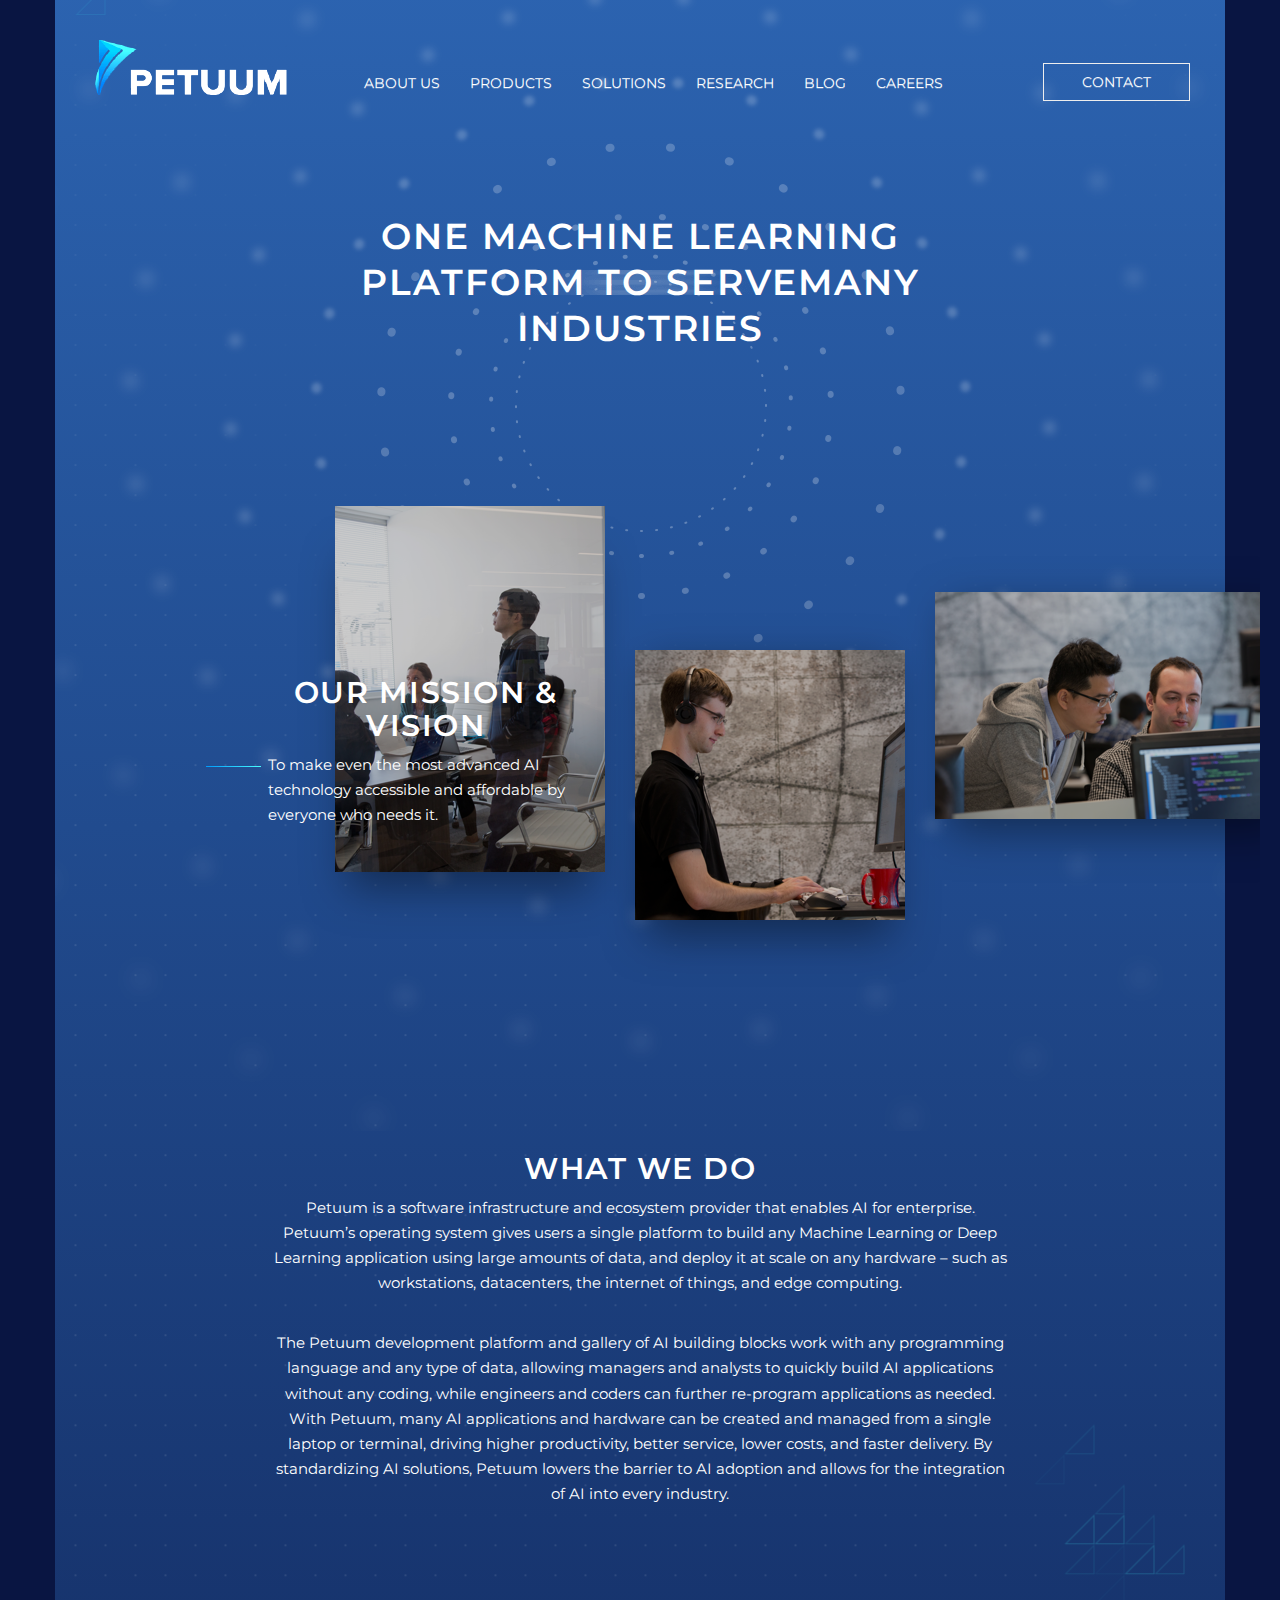
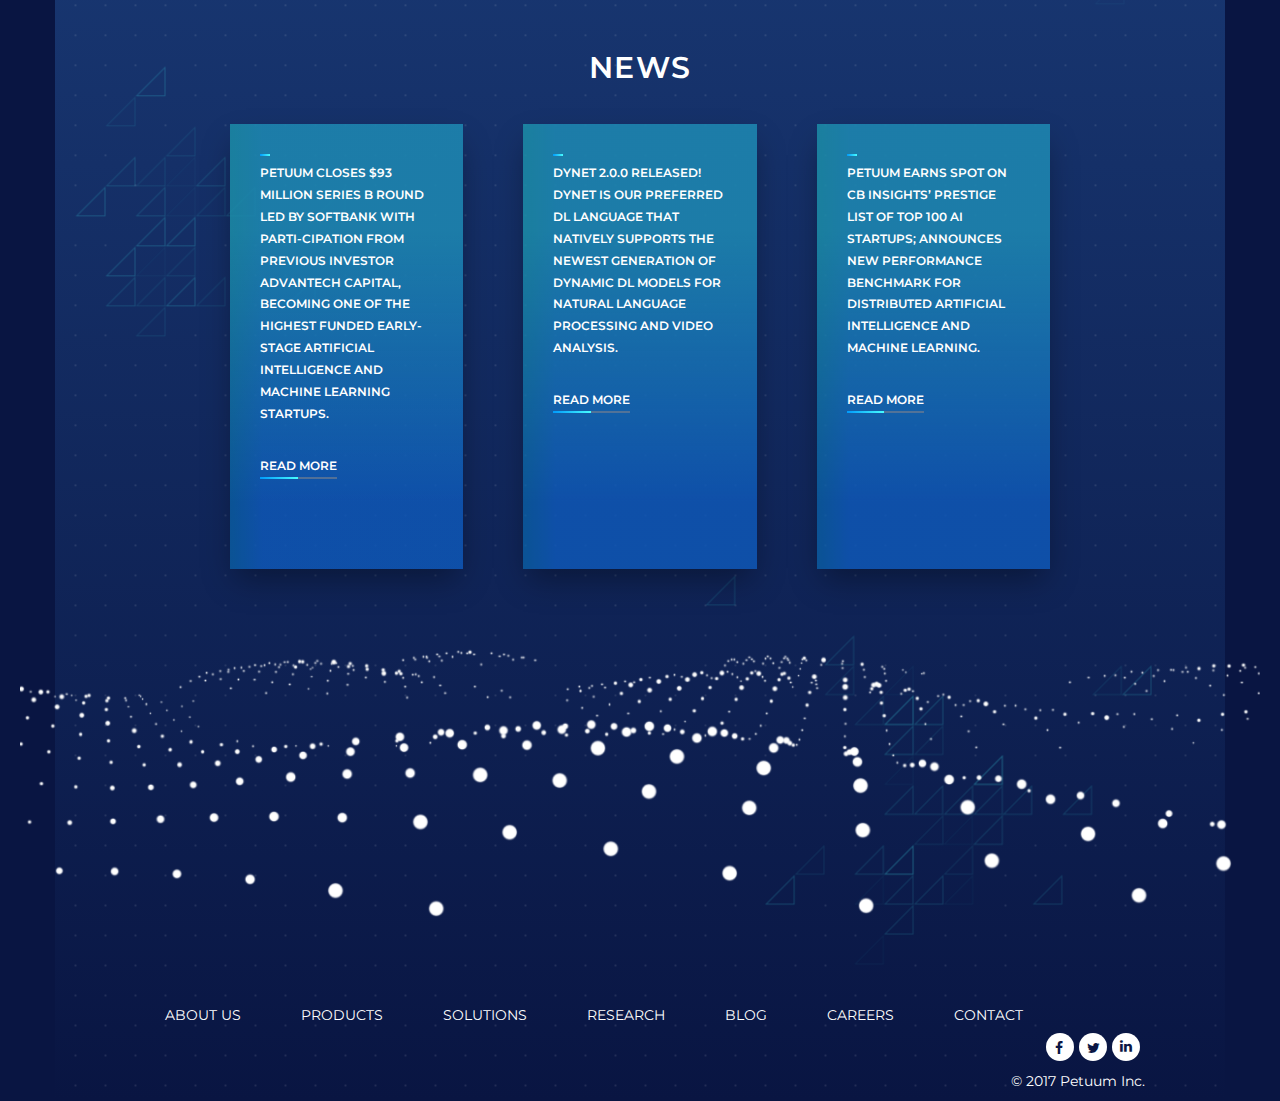
<file: petuum-html/index.html>
<!DOCTYPE html>

<html lang="en">

	<head>

		<meta charset="utf-8">

		<meta http-equiv="X-UA-Compatible" content="IE=edge">

    	<meta name="viewport" content="width=device-width, initial-scale=1">

		<title>Petuum_HP</title>



		<link rel="stylesheet" href="https://cdnjs.cloudflare.com/ajax/libs/font-awesome/4.7.0/css/font-awesome.min.css">

		<link rel="stylesheet" type="text/css" href="css/bootstrap.min.css">

		<link rel="stylesheet" type="text/css" href="css/bootstrap-theme.min.css">

		<link rel="stylesheet" type="text/css" href="css/responsive.css"/>

		<link rel="stylesheet" type="text/css" href="css/styles.css">



	</head>

	<body>

		<div class="container">

			<header>

				<div class="row">

					<nav class="navbar">

						<div class="navbar-header">

							<button type="button" class="navbar-toggle collapsed" data-toggle="collapse" data-target="#primary-menu">

								<span class="sr-only">Toggle navigation</span>

								<span class="icon-bar"></span>

								<span class="icon-bar"></span>

								<span class="icon-bar"></span>

							</button>

							<a class="navbar-brand" href="index.html"><img src="images/logo.png" alt=""></a>

						</div>

						<div class="navbar-collapse collapse text-center" id="primary-menu">

							<ul class="nav navbar-nav navbar-right text-uppercase mainmenu">

								<li><a href="about-us.html">About Us</a></li>

								<li><a href="products.html">Products</a></li>

								<li><a href="solutions.html">Solutions</a></li>

								<li><a href="research.html">Research</a></li>

								<li><a href="blog.html">Blog</a></li>

								<li><a href="careers.html">Careers</a></li>

								<li><a href="contact-us.html">Contact</a></li>

							</ul>

						</div>

					</nav>

				</div>

			</header>

			<main id="petuum-hp">

				<section class="server-header text-center vertical-scrolling">

					<div class="row index-section-1">

						<h2>One Machine Learning Platform to ServeMany Industries</h2>

					</div>

				</section>

				<section class="vertical-scrolling">

					<div class="row index-section-2">

						<div class="index-section-2-right">

							<img src="images/images.png">

						</div>

						<div class="index-section-2-left">

							<h3 class="text-center">Our Mission & Vision</h3>

							<p>To make even the most advanced AI technology accessible and affordable by everyone who needs it.</p>

						</div>

						<div class="mission-bar"></div>

					</div>

				</section>

				<section class="vertical-scrolling">

					<div class="row text-center index-section-3">

						<h3>what we do</h3>

						<p>Petuum is a software infrastructure and ecosystem provider that enables AI for enterprise. Petuum’s operating system gives users a single platform to build any Machine Learning or Deep Learning application using large amounts of data, and deploy it at scale on any hardware – such as workstations, datacenters, the internet of things, and edge computing.</p>

						<p>The Petuum development platform and gallery of AI building blocks work with any programming language and any type of data, allowing managers and analysts to quickly build AI applications without any coding, while engineers and coders can further re-program applications as needed. With Petuum, many AI applications and hardware can be created and managed from a single laptop or terminal, driving higher productivity, better service, lower costs, and faster delivery. By standardizing AI solutions, Petuum lowers the barrier to AI adoption and allows for the integration of AI into every industry.</p>

					</div>

				</section>

				<section class="index-section-4 vertical-scrolling">

					<h3 class="text-center">news</h3>

					<div class="row petuum-hp-news">

						<div class="col-xs-12 col-sm-4">

							<div class="news">

								<div class="stats-bar"></div>

								<p>Petuum closes $93 Million Series B round led by SoftBank with parti-cipation from previous investor Advantech Capital, becoming one of the highest funded early-stage Artificial Intelligence and Machine Learning startups.</p>

								<p class="read-more">Read more</p>

								<div class="progress">

									<div class="progress-bar" role="progressbar" aria-valuenow="49" aria-valuemin="0" aria-valuemax="100"></div>

								</div>

							</div>

						</div>

						<div class="col-xs-12 col-sm-4">

							<div class="news">

								<div class="stats-bar"></div>

								<p>DyNet 2.0.0 released! DyNet is our preferred DL language that natively supports the newest generation of dynamic DL models for natural language processing and video analysis.</p>

								<p class="read-more">Read more</p>

								<div class="progress">

									<div class="progress-bar" role="progressbar" aria-valuenow="49" aria-valuemin="0" aria-valuemax="100"></div>

								</div>

							</div>

						</div>

						<div class="col-xs-12 col-sm-4">

							<div class="news">

								<div class="stats-bar"></div>

								<p>Petuum Earns Spot on CB Insights’ Prestige List of Top 100 AI Startups; Announces New Performance Benchmark for Distributed Artificial Intelligence and Machine Learning.</p>

								<p class="read-more">Read more</p>

								<div class="progress">

									<div class="progress-bar" role="progressbar" aria-valuenow="49" aria-valuemin="0" aria-valuemax="100"></div>

								</div>

							</div>

						</div>

					</div>

					<img src="images/dot.png">

				</section>

			</main>

			<footer>

				<div class="row no-margin">

					<div class="col-xs-12 footer-nav">

						<div class="footer-menu">

							<ul class="text-uppercase">

								<li><a href="about-us.html">About Us</a></li>

								<li><a href="petuum-os.html">Products</a></li>

								<li><a href="solutions.html">Solutions</a></li>

								<li><a href="research.html">Research</a></li>

								<li><a href="blog.html">Blog</a></li>

								<li><a href="careers.html">Careers</a></li>

								<li><a href="contact-us.html">Contact</a></li>

							</ul>

						</div>

						<div class="demopadding text-center">

							<a href="https://www.facebook.com/petuum/" target="_blank">

								<div class="icon social fb"><i class="fa fa-facebook"></i></div>

							</a>

							<a href="https://twitter.com/petuuminc" target="_blank">

								<div class="icon social tw"><i class="fa fa-twitter"></i></div>

							</a>

							<a href="https://www.linkedin.com/company/petuum-inc" target="_blank">

								<div class="icon social in"><i class="fa fa-linkedin"></i></div>

							</a>
							
						</div>  

					</div>

					<div class="col-xs-12 text-right footer-info">

						<p>© 2017 Petuum Inc.</p>

					</div>

				</div>

			</footer>

		</div>



<!-- Placed at the end of the document so the pages load faster -->

		<script type="text/javascript" src="js/jquery-3.2.1.min.js"></script>

		<script type="text/javascript" src="js/bootstrap.min.js"></script>

		<script type="text/javascript" src="js/jquery.fullpage.min.js"></script>

    	<script type="text/javascript" src="js/custom.js"></script>



	</body>

</html>
</file>
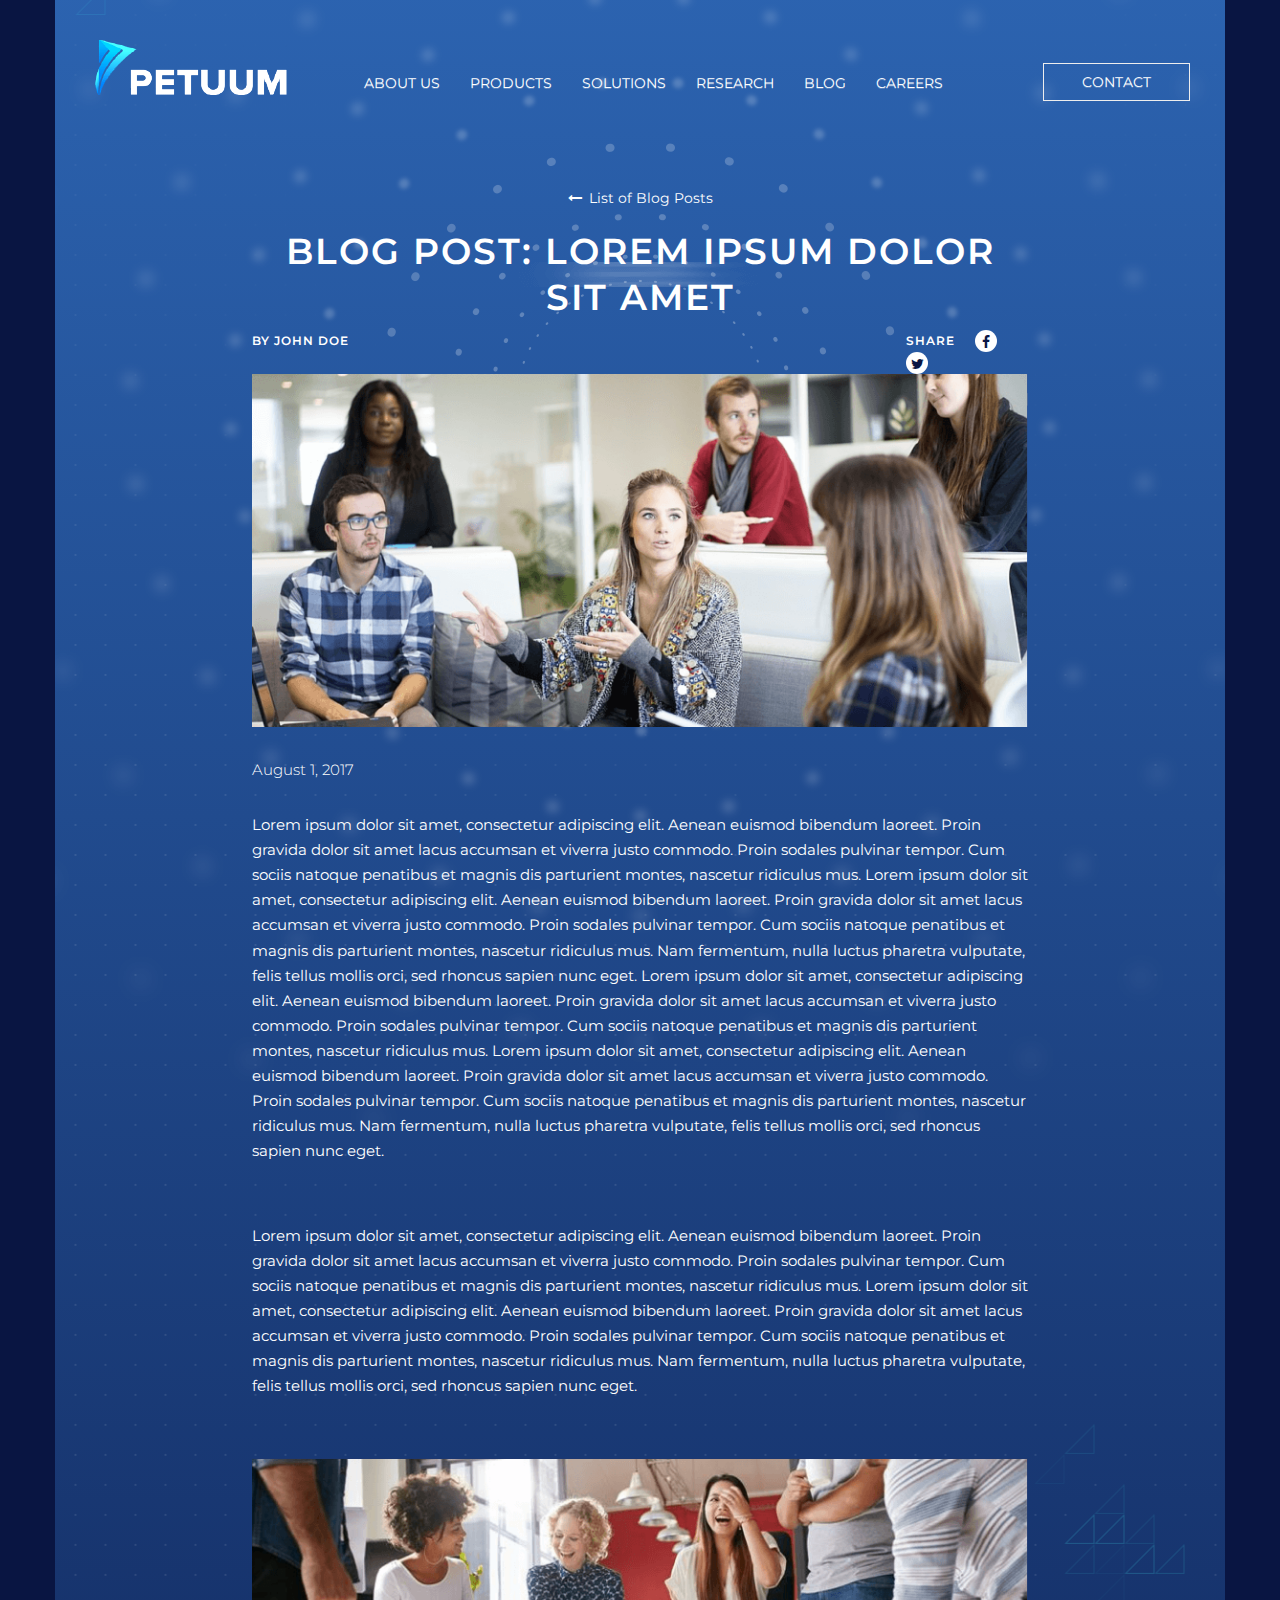
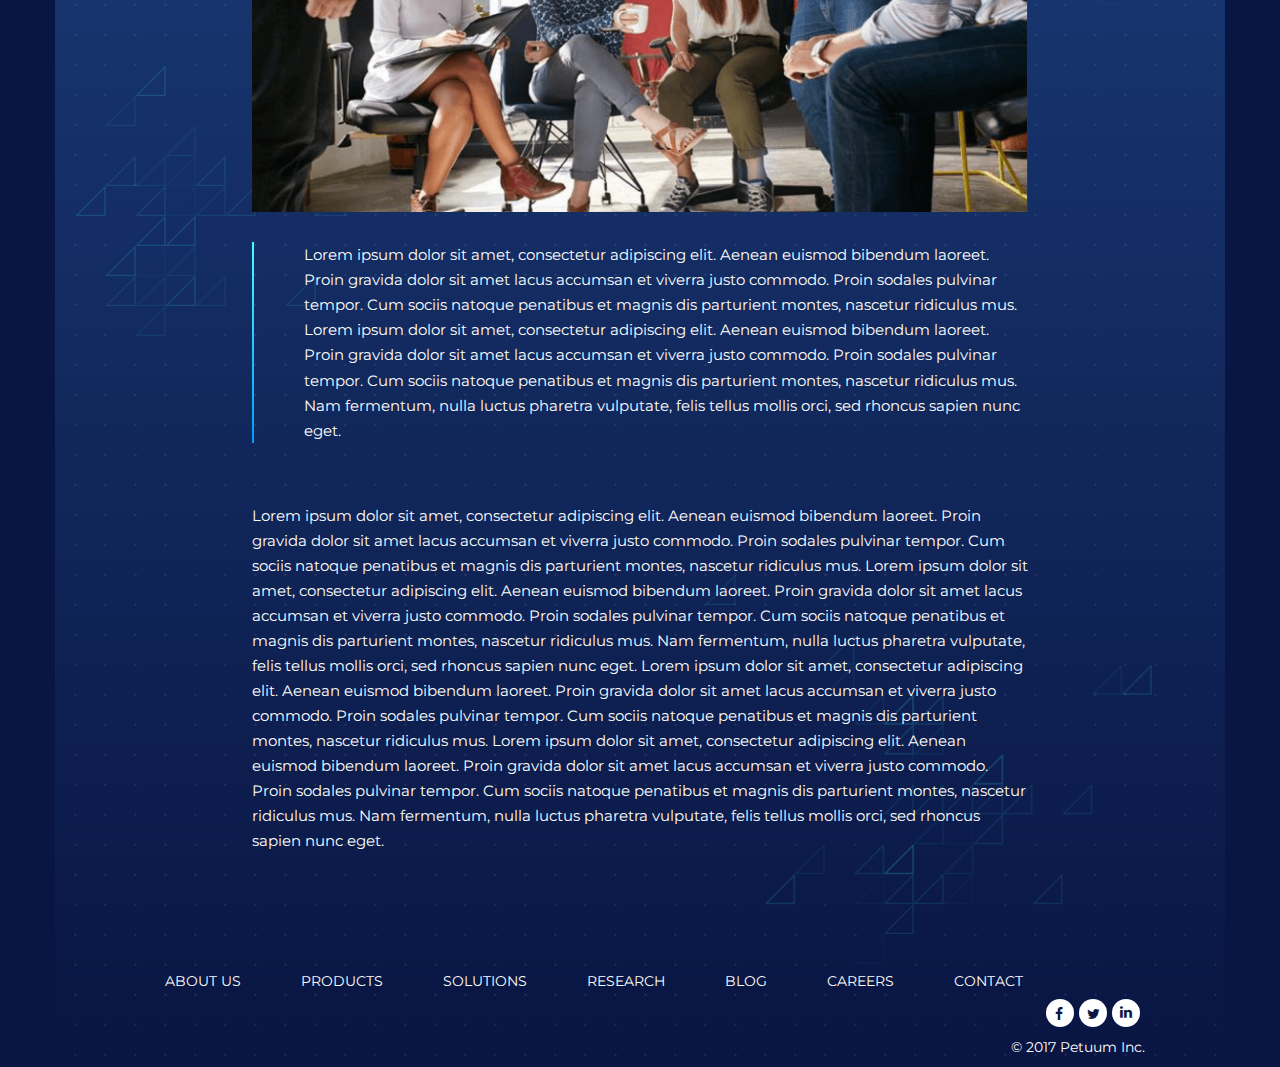
<file: petuum-html/blog-detail.html>
<!DOCTYPE html>

<html lang="en">

	<head>

		<meta charset="utf-8">

		<meta http-equiv="X-UA-Compatible" content="IE=edge">

    	<meta name="viewport" content="width=device-width, initial-scale=1">

		<title>Blog-Detail</title>



		<link rel="stylesheet" href="https://cdnjs.cloudflare.com/ajax/libs/font-awesome/4.7.0/css/font-awesome.min.css">

		<link rel="stylesheet" type="text/css" href="css/bootstrap.min.css">

		<link rel="stylesheet" type="text/css" href="css/bootstrap-theme.min.css">

		<link rel="stylesheet" type="text/css" href="css/responsive.css"/>

		<link rel="stylesheet" type="text/css" href="css/styles.css">



	</head>

	<body>

		<div class="container">

			<header>

				<div class="row">

					<nav class="navbar">

						<div class="navbar-header">

							<button type="button" class="navbar-toggle collapsed" data-toggle="collapse" data-target="#primary-menu">

								<span class="sr-only">Toggle navigation</span>

								<span class="icon-bar"></span>

								<span class="icon-bar"></span>

								<span class="icon-bar"></span>

							</button>

							<a class="navbar-brand" href="index.html"><img src="images/logo.png" alt=""></a>

						</div>

						<div class="navbar-collapse collapse text-center" id="primary-menu">

							<ul class="nav navbar-nav navbar-right text-uppercase mainmenu">

								<li><a href="about-us.html">About Us</a></li>

								<li><a href="products.html">Products</a></li>

								<li><a href="solutions.html">Solutions</a></li>

								<li><a href="research.html">Research</a></li>

								<li><a href="blog.html">Blog</a></li>

								<li><a href="careers.html">Careers</a></li>

								<li><a href="contact-us.html">Contact</a></li>

							</ul>

						</div>

					</nav>

				</div>

			</header>

			<main id="blog-detail">

				<div class="row">

					<div class="text-center header-banner">

						<a href="#">List of Blog Posts</a>

						<h2>Blog Post: Lorem ipsum dolor sit amet</h2>	

					</div>

					<div class="share-info">

						<label>By John Doe</label>

						<div class="demopadding text-center">

							<div class="share"><a href="#">Share</a></div>

							<div class="icon social fb"><i class="fa fa-facebook"></i></div>

							<div class="icon social tw"><i class="fa fa-twitter"></i></div>

						</div>

					</div>

					<img src="images/blog-detail-1.png">

					<label class="pdate">August 1, 2017</label>

					<p>Lorem ipsum dolor sit amet, consectetur adipiscing elit. Aenean euismod bibendum laoreet. Proin gravida dolor sit amet lacus accumsan et viverra justo commodo. Proin sodales pulvinar tempor. Cum sociis natoque penatibus et magnis dis parturient montes, nascetur ridiculus mus. Lorem ipsum dolor sit amet, consectetur adipiscing elit. Aenean euismod bibendum laoreet. Proin gravida dolor sit amet lacus accumsan et viverra justo commodo. Proin sodales pulvinar tempor. Cum sociis natoque penatibus et magnis dis parturient montes, nascetur ridiculus mus. Nam fermentum, nulla luctus pharetra vulputate, felis tellus mollis orci, sed rhoncus sapien nunc eget. Lorem ipsum dolor sit amet, consectetur adipiscing elit. Aenean euismod bibendum laoreet. Proin gravida dolor sit amet lacus accumsan et viverra justo commodo. Proin sodales pulvinar tempor. Cum sociis natoque penatibus et magnis dis parturient montes, nascetur ridiculus mus. Lorem ipsum dolor sit amet, consectetur adipiscing elit. Aenean euismod bibendum laoreet. Proin gravida dolor sit amet lacus accumsan et viverra justo commodo. Proin sodales pulvinar tempor. Cum sociis natoque penatibus et magnis dis parturient montes, nascetur ridiculus mus. Nam fermentum, nulla luctus pharetra vulputate, felis tellus mollis orci, sed rhoncus sapien nunc eget.</p>

					<p>Lorem ipsum dolor sit amet, consectetur adipiscing elit. Aenean euismod bibendum laoreet. Proin gravida dolor sit amet lacus accumsan et viverra justo commodo. Proin sodales pulvinar tempor. Cum sociis natoque penatibus et magnis dis parturient montes, nascetur ridiculus mus. Lorem ipsum dolor sit amet, consectetur adipiscing elit. Aenean euismod bibendum laoreet. Proin gravida dolor sit amet lacus accumsan et viverra justo commodo. Proin sodales pulvinar tempor. Cum sociis natoque penatibus et magnis dis parturient montes, nascetur ridiculus mus. Nam fermentum, nulla luctus pharetra vulputate, felis tellus mollis orci, sed rhoncus sapien nunc eget.</p>

					<img src="images/blog-detail-2.png">

					<p class="special">Lorem ipsum dolor sit amet, consectetur adipiscing elit. Aenean euismod bibendum laoreet. Proin gravida dolor sit amet lacus accumsan et viverra justo commodo. Proin sodales pulvinar tempor. Cum sociis natoque penatibus et magnis dis parturient montes, nascetur ridiculus mus. Lorem ipsum dolor sit amet, consectetur adipiscing elit. Aenean euismod bibendum laoreet. Proin gravida dolor sit amet lacus accumsan et viverra justo commodo. Proin sodales pulvinar tempor. Cum sociis natoque penatibus et magnis dis parturient montes, nascetur ridiculus mus. Nam fermentum, nulla luctus pharetra vulputate, felis tellus mollis orci, sed rhoncus sapien nunc eget.</p>

					<p>Lorem ipsum dolor sit amet, consectetur adipiscing elit. Aenean euismod bibendum laoreet. Proin gravida dolor sit amet lacus accumsan et viverra justo commodo. Proin sodales pulvinar tempor. Cum sociis natoque penatibus et magnis dis parturient montes, nascetur ridiculus mus. Lorem ipsum dolor sit amet, consectetur adipiscing elit. Aenean euismod bibendum laoreet. Proin gravida dolor sit amet lacus accumsan et viverra justo commodo. Proin sodales pulvinar tempor. Cum sociis natoque penatibus et magnis dis parturient montes, nascetur ridiculus mus. Nam fermentum, nulla luctus pharetra vulputate, felis tellus mollis orci, sed rhoncus sapien nunc eget. Lorem ipsum dolor sit amet, consectetur adipiscing elit. Aenean euismod bibendum laoreet. Proin gravida dolor sit amet lacus accumsan et viverra justo commodo. Proin sodales pulvinar tempor. Cum sociis natoque penatibus et magnis dis parturient montes, nascetur ridiculus mus. Lorem ipsum dolor sit amet, consectetur adipiscing elit. Aenean euismod bibendum laoreet. Proin gravida dolor sit amet lacus accumsan et viverra justo commodo. Proin sodales pulvinar tempor. Cum sociis natoque penatibus et magnis dis parturient montes, nascetur ridiculus mus. Nam fermentum, nulla luctus pharetra vulputate, felis tellus mollis orci, sed rhoncus sapien nunc eget.</p>

				</div>

			</main>

			<footer>

				<div class="row no-margin">

					<div class="col-xs-12 footer-nav">

						<div class="footer-menu">

							<ul class="text-uppercase">

								<li><a href="about-us.html">About Us</a></li>

								<li><a href="petuum-os.html">Products</a></li>

								<li><a href="solutions.html">Solutions</a></li>

								<li><a href="research.html">Research</a></li>

								<li><a href="blog.html">Blog</a></li>

								<li><a href="careers.html">Careers</a></li>

								<li><a href="contact-us.html">Contact</a></li>

							</ul>

						</div>

						<div class="demopadding text-center">

							<a href="https://www.facebook.com/petuum/" target="_blank">

								<div class="icon social fb"><i class="fa fa-facebook"></i></div>

							</a>

							<a href="https://twitter.com/petuuminc" target="_blank">

								<div class="icon social tw"><i class="fa fa-twitter"></i></div>

							</a>

							<a href="https://www.linkedin.com/company/petuum-inc" target="_blank">

								<div class="icon social in"><i class="fa fa-linkedin"></i></div>

							</a>
							
						</div>  

					</div>

					<div class="col-xs-12 text-right footer-info">

						<p>© 2017 Petuum Inc.</p>

					</div>

				</div>

			</footer>

		</div>



<!-- Placed at the end of the document so the pages load faster -->

		<script type="text/javascript" src="js/jquery-3.2.1.min.js"></script>

		<script type="text/javascript" src="js/bootstrap.min.js"></script>

    	<script type="text/javascript" src="js/custom.js"></script>



	</body>

</html>
</file>
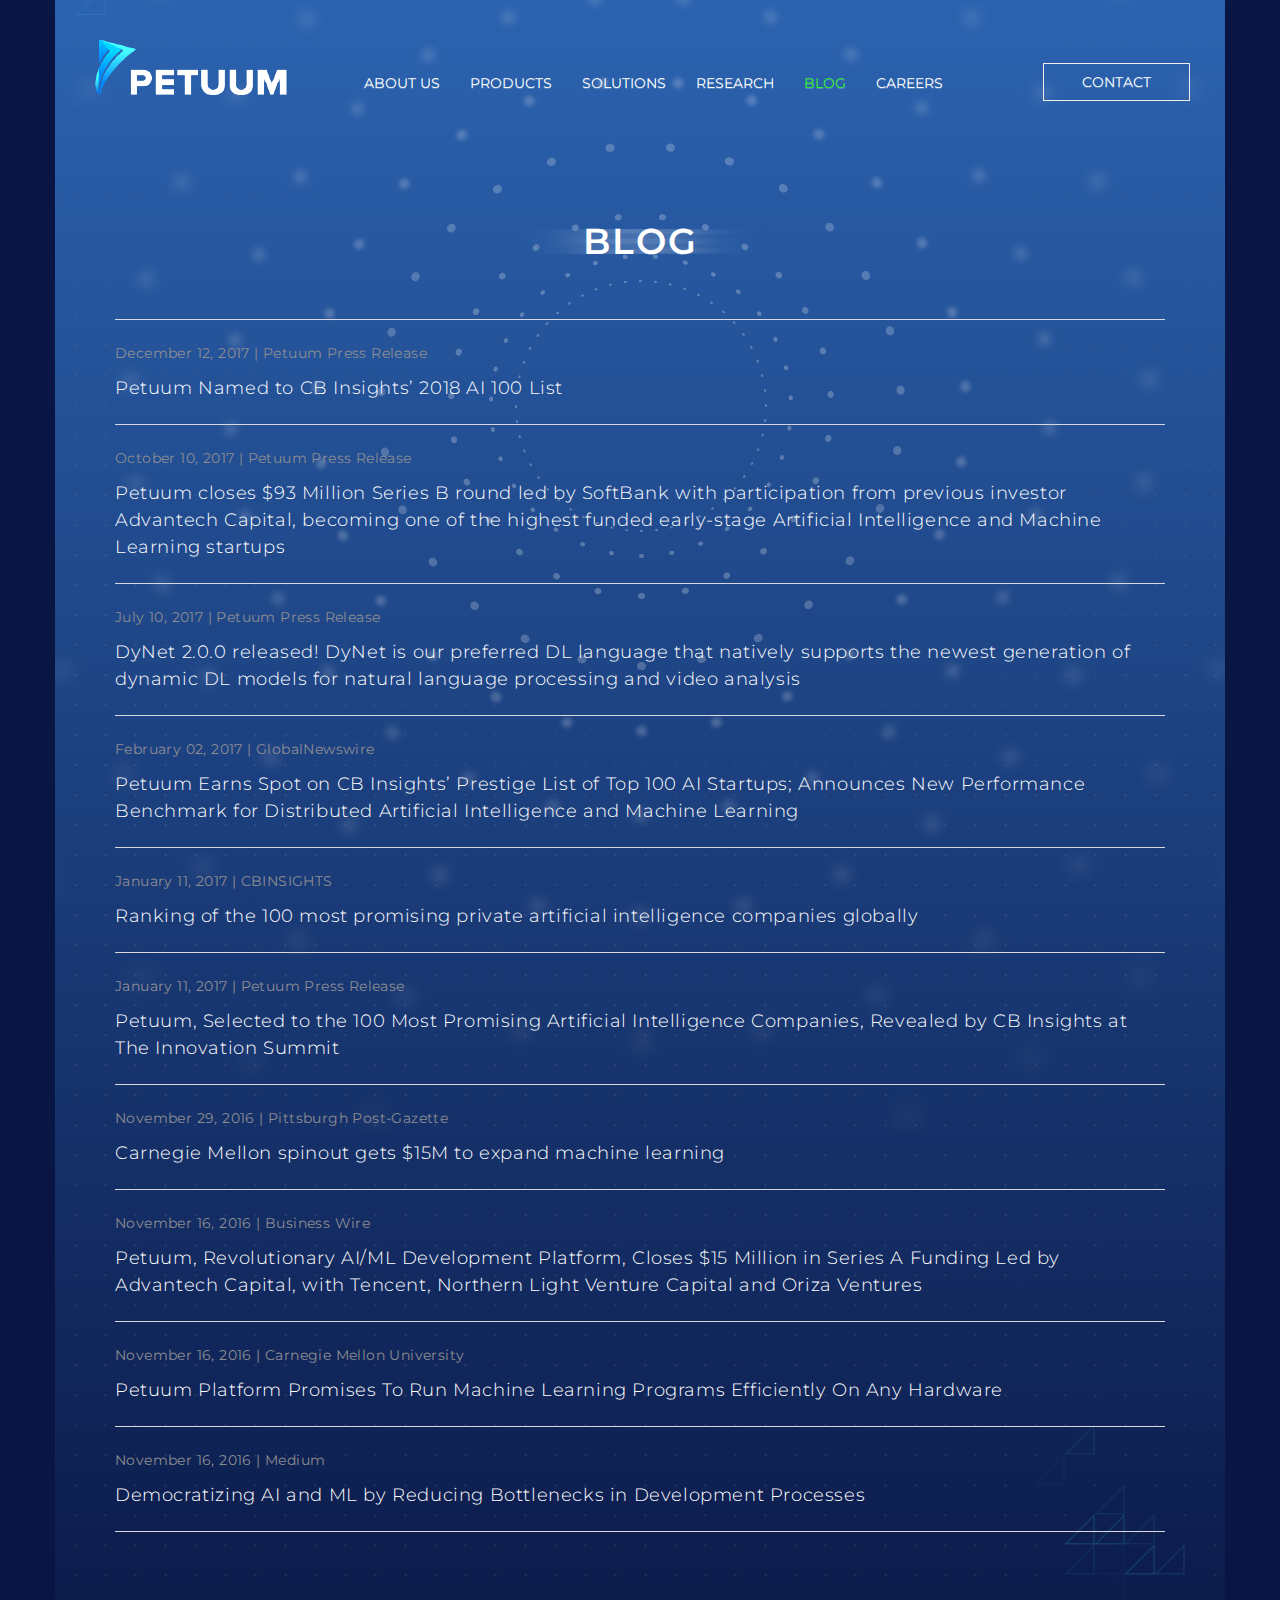
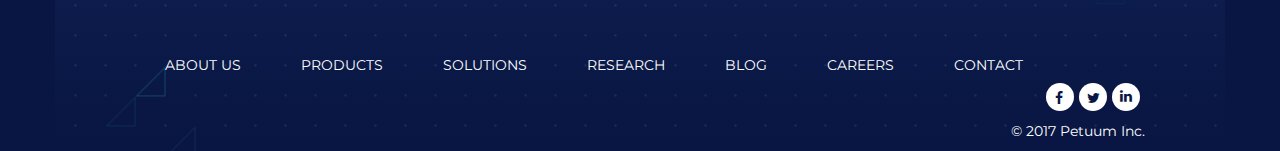
<file: petuum-html/blog.html>
<!DOCTYPE html>

<html lang="en">

	<head>

		<meta charset="utf-8">

		<meta http-equiv="X-UA-Compatible" content="IE=edge">

    	<meta name="viewport" content="width=device-width, initial-scale=1">

		<title>Blog</title>



		<link rel="stylesheet" href="https://cdnjs.cloudflare.com/ajax/libs/font-awesome/4.7.0/css/font-awesome.min.css">

		<link rel="stylesheet" type="text/css" href="css/bootstrap.min.css">

		<link rel="stylesheet" type="text/css" href="css/bootstrap-theme.min.css">

		<link rel="stylesheet" type="text/css" href="css/responsive.css"/>

		<link rel="stylesheet" type="text/css" href="css/styles.css">



	</head>

	<body>

		<div class="container">

			<header>

				<div class="row">

					<nav class="navbar">

						<div class="navbar-header">

							<button type="button" class="navbar-toggle collapsed" data-toggle="collapse" data-target="#primary-menu">

								<span class="sr-only">Toggle navigation</span>

								<span class="icon-bar"></span>

								<span class="icon-bar"></span>

								<span class="icon-bar"></span>

							</button>

							<a class="navbar-brand" href="index.html"><img src="images/logo.png" alt=""></a>

						</div>

						<div class="navbar-collapse collapse text-center" id="primary-menu">

							<ul class="nav navbar-nav navbar-right text-uppercase mainmenu">

								<li><a href="about-us.html">About Us</a></li>

								<li><a href="products.html">Products</a></li>

								<li><a href="solutions.html">Solutions</a></li>

								<li><a href="research.html">Research</a></li>

								<li class="active"><a href="blog.html">Blog</a></li>

								<li><a href="careers.html">Careers</a></li>

								<li><a href="contact-us.html">Contact</a></li>

							</ul>

						</div>

					</nav>

				</div>

			</header>

			<main>

				<div class="row">

					<h2 class="text-center">Blog</h2>

					<div class="articles">

						<ul>

							<li>

								<p>December 12, 2017 | Petuum Press Release</p>

								<h4><a href="http://www.globenewswire.com/news-release/2017/12/12/1253236/0/en/Petuum-Named-to-CB-Insights-2018-AI-100-List.html" target="_blank">Petuum Named to CB Insights’ 2018 AI 100 List</a></h4>

							</li>

							<li>

								<p>October 10, 2017 | Petuum Press Release</p>

								<h4><a href="#" target="_blank">Petuum closes $93 Million Series B round led by SoftBank with participation from previous investor Advantech Capital, becoming one of the highest funded early-stage Artificial Intelligence and Machine Learning startups</a></h4>

							</li>

							<li>

								<p>July 10, 2017 | Petuum Press Release</p>

								<h4><a href="https://github.com/clab/dynet/releases" target="_blank">DyNet 2.0.0 released! DyNet is our preferred DL language that natively supports the newest generation of dynamic DL models for natural language processing and video analysis</a></h4>

							</li>

							<li>

								<p>February 02, 2017 | GlobalNewswire</p>

								<h4><a href="https://globenewswire.com/news-release/2017/02/02/913374/0/en/Petuum-Earns-Spot-on-CB-Insights-Prestige-List-of-Top-100-AI-Startups-Announces-New-Performance-Benchmark-for-Distributed-Artificial-Intelligence-and-Machine-Learning.html" target="_blank">Petuum Earns Spot on CB Insights’ Prestige List of Top 100 AI Startups; Announces New Performance Benchmark for Distributed Artificial Intelligence and Machine Learning</a></h4>

							</li>

							<li>

								<p>January 11, 2017 | CBINSIGHTS</p>

								<h4><a href="https://www.cbinsights.com/research-ai-100" target="_blank">Ranking of the 100 most promising private artificial intelligence companies globally</a></h4>

							</li>

							<li>

								<p>January 11, 2017 | Petuum Press Release</p>

								<h4><a href="#" target="_blank">Petuum, Selected to the 100 Most Promising Artificial Intelligence Companies, Revealed by CB Insights at The Innovation Summit</a></h4>

							</li>

							<li>

								<p>November 29, 2016 | Pittsburgh Post-Gazette</p>

								<h4><a href="http://www.post-gazette.com/business/tech-news/2016/11/29/Carnegie-Mellon-gains-15M-to-expand-machine-learning/stories/201611290006" target="_blank">Carnegie Mellon spinout gets $15M to expand machine learning</a></h4>

							</li>

							<li>

								<p>November 16, 2016 | Business Wire</p>

								<h4><a href="http://www.businesswire.com/news/home/20161116006061/en/Petuum-Revolutionary-AIML-Development-Platform-Closes-15" target="_blank">Petuum, Revolutionary AI/ML Development Platform, Closes $15 Million in Series A Funding Led by Advantech Capital, with Tencent, Northern Light Venture Capital and Oriza Ventures</a></h4>

							</li>

							<li>

								<p>November 16, 2016 | Carnegie Mellon University</p>

								<h4><a href="https://www.cs.cmu.edu/news/petuum-platform-promises-run-machine-learning-programs-efficiently-any-hardware" target="_blank">Petuum Platform Promises To Run Machine Learning Programs Efficiently On Any Hardware</a></h4>

							</li>

							<li>

								<p>November 16, 2016 | Medium</p>

								<h4><a href="https://medium.com/@mike7pilot/democratizing-al-and-ml-by-reducing-bottlenecks-in-development-processes-11741cc393da#.12uxym7iq" target="_blank">Democratizing AI and ML by Reducing Bottlenecks in Development Processes</a></h4>

							</li>

						</ul>

					</div>

				</div>

			</main>

			<footer>

				<div class="row no-margin">

					<div class="col-xs-12 footer-nav">

						<div class="footer-menu">

							<ul class="text-uppercase">

								<li><a href="about-us.html">About Us</a></li>

								<li><a href="petuum-os.html">Products</a></li>

								<li><a href="solutions.html">Solutions</a></li>

								<li><a href="research.html">Research</a></li>

								<li><a href="blog.html">Blog</a></li>

								<li><a href="careers.html">Careers</a></li>

								<li><a href="contact-us.html">Contact</a></li>

							</ul>

						</div>

						<div class="demopadding text-center">

							<a href="https://www.facebook.com/petuum/" target="_blank">

								<div class="icon social fb"><i class="fa fa-facebook"></i></div>

							</a>

							<a href="https://twitter.com/petuuminc" target="_blank">

								<div class="icon social tw"><i class="fa fa-twitter"></i></div>

							</a>

							<a href="https://www.linkedin.com/company/petuum-inc" target="_blank">

								<div class="icon social in"><i class="fa fa-linkedin"></i></div>

							</a>
							
						</div>  

					</div>

					<div class="col-xs-12 text-right footer-info">

						<p>© 2017 Petuum Inc.</p>

					</div>

				</div>

			</footer>

		</div>



<!-- Placed at the end of the document so the pages load faster -->

		<script type="text/javascript" src="js/jquery-3.2.1.min.js"></script>

		<script type="text/javascript" src="js/bootstrap.min.js"></script>

    	<script type="text/javascript" src="js/custom.js"></script>



	</body>

</html>
</file>
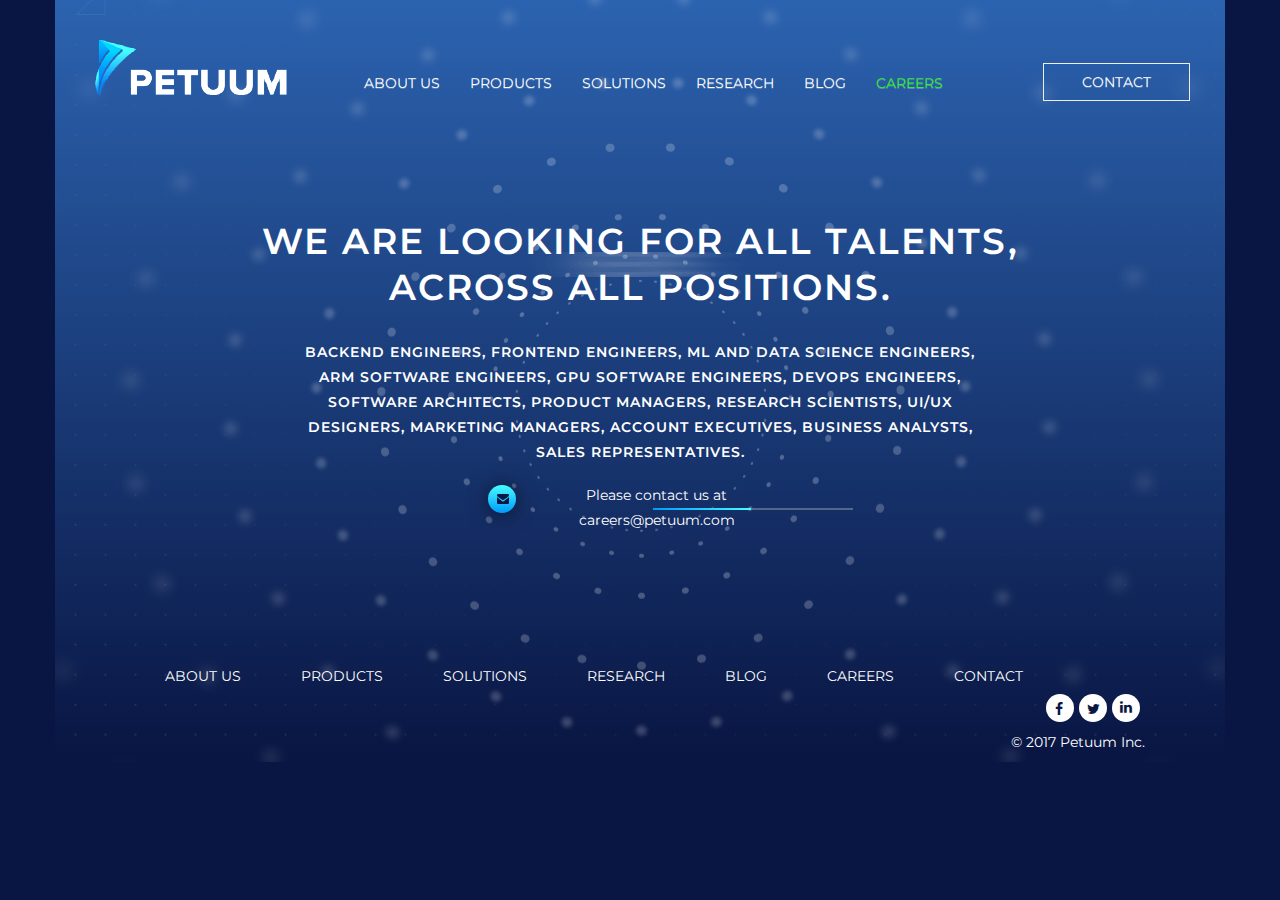
<file: petuum-html/careers.html>
<!DOCTYPE html>

<html lang="en">

	<head>

		<meta charset="utf-8">

		<meta http-equiv="X-UA-Compatible" content="IE=edge">

    	<meta name="viewport" content="width=device-width, initial-scale=1">

		<title>Careers</title>



		<link rel="stylesheet" href="https://cdnjs.cloudflare.com/ajax/libs/font-awesome/4.7.0/css/font-awesome.min.css">

		<link rel="stylesheet" type="text/css" href="css/bootstrap.min.css">

		<link rel="stylesheet" type="text/css" href="css/bootstrap-theme.min.css">

		<link rel="stylesheet" type="text/css" href="css/responsive.css"/>

		<link rel="stylesheet" type="text/css" href="css/styles.css">



	</head>

	<body>

		<div class="container">

			<header>

				<div class="row">

					<nav class="navbar">

						<div class="navbar-header">

							<button type="button" class="navbar-toggle collapsed" data-toggle="collapse" data-target="#primary-menu">

								<span class="sr-only">Toggle navigation</span>

								<span class="icon-bar"></span>

								<span class="icon-bar"></span>

								<span class="icon-bar"></span>

							</button>

							<a class="navbar-brand" href="index.html"><img src="images/logo.png" alt=""></a>

						</div>

						<div class="navbar-collapse collapse text-center" id="primary-menu">

							<ul class="nav navbar-nav navbar-right text-uppercase mainmenu">

								<li><a href="about-us.html">About Us</a></li>

								<li><a href="products.html">Products</a></li>

								<li><a href="solutions.html">Solutions</a></li>

								<li><a href="research.html">Research</a></li>

								<li><a href="blog.html">Blog</a></li>

								<li class="active"><a href="careers.html">Careers</a></li>

								<li><a href="contact-us.html">Contact</a></li>

							</ul>

						</div>

					</nav>

				</div>

			</header>

			<main id="career">

				<div class="row text-center">

					<h2>We are looking for all talents, across all positions.</h2>

					<p class="career-summary-header">Backend engineers, Frontend engineers, ML and Data Science engineers, ARM software engineers, GPU software engineers, DevOps engineers, Software architects, Product managers, Research scientists, UI/UX designers, Marketing managers, Account executives, Business analysts, Sales representatives.</p>

					<div class="career-mail">

						<div class="icon social ml"><i class="fa fa-envelope"></i></div>

						<p>Please contact us at</p>

						<div class="progress">

							<div class="progress-bar" role="progressbar" aria-valuenow="49" aria-valuemin="0" aria-valuemax="100"></div>

						</div>

						<p>careers@petuum.com</p>

					</div>

					<div class="jv-careersite" data-careersite="petuum" data-force-redirect></div>

			</main>

			<footer>

				<div class="row no-margin">

					<div class="col-xs-12 footer-nav">

						<div class="footer-menu">

							<ul class="text-uppercase">

								<li><a href="about-us.html">About Us</a></li>

								<li><a href="petuum-os.html">Products</a></li>

								<li><a href="solutions.html">Solutions</a></li>

								<li><a href="research.html">Research</a></li>

								<li><a href="blog.html">Blog</a></li>

								<li><a href="careers.html">Careers</a></li>

								<li><a href="contact-us.html">Contact</a></li>

							</ul>

						</div>

						<div class="demopadding text-center">

							<a href="https://www.facebook.com/petuum/" target="_blank">

								<div class="icon social fb"><i class="fa fa-facebook"></i></div>

							</a>

							<a href="https://twitter.com/petuuminc" target="_blank">

								<div class="icon social tw"><i class="fa fa-twitter"></i></div>

							</a>

							<a href="https://www.linkedin.com/company/petuum-inc" target="_blank">

								<div class="icon social in"><i class="fa fa-linkedin"></i></div>

							</a>
							
						</div>  

					</div>

					<div class="col-xs-12 text-right footer-info">

						<p>© 2017 Petuum Inc.</p>

					</div>

				</div>

			</footer>

		</div>



<!-- Placed at the end of the document so the pages load faster -->
		<script src="//jobs.jobvite.com/__assets__/scripts/careersite/public/iframe.js"></script>

		<script type="text/javascript" src="js/jquery-3.2.1.min.js"></script>

		<script type="text/javascript" src="js/bootstrap.min.js"></script>

    	<script type="text/javascript" src="js/custom.js"></script>



	</body>

</html>
</file>
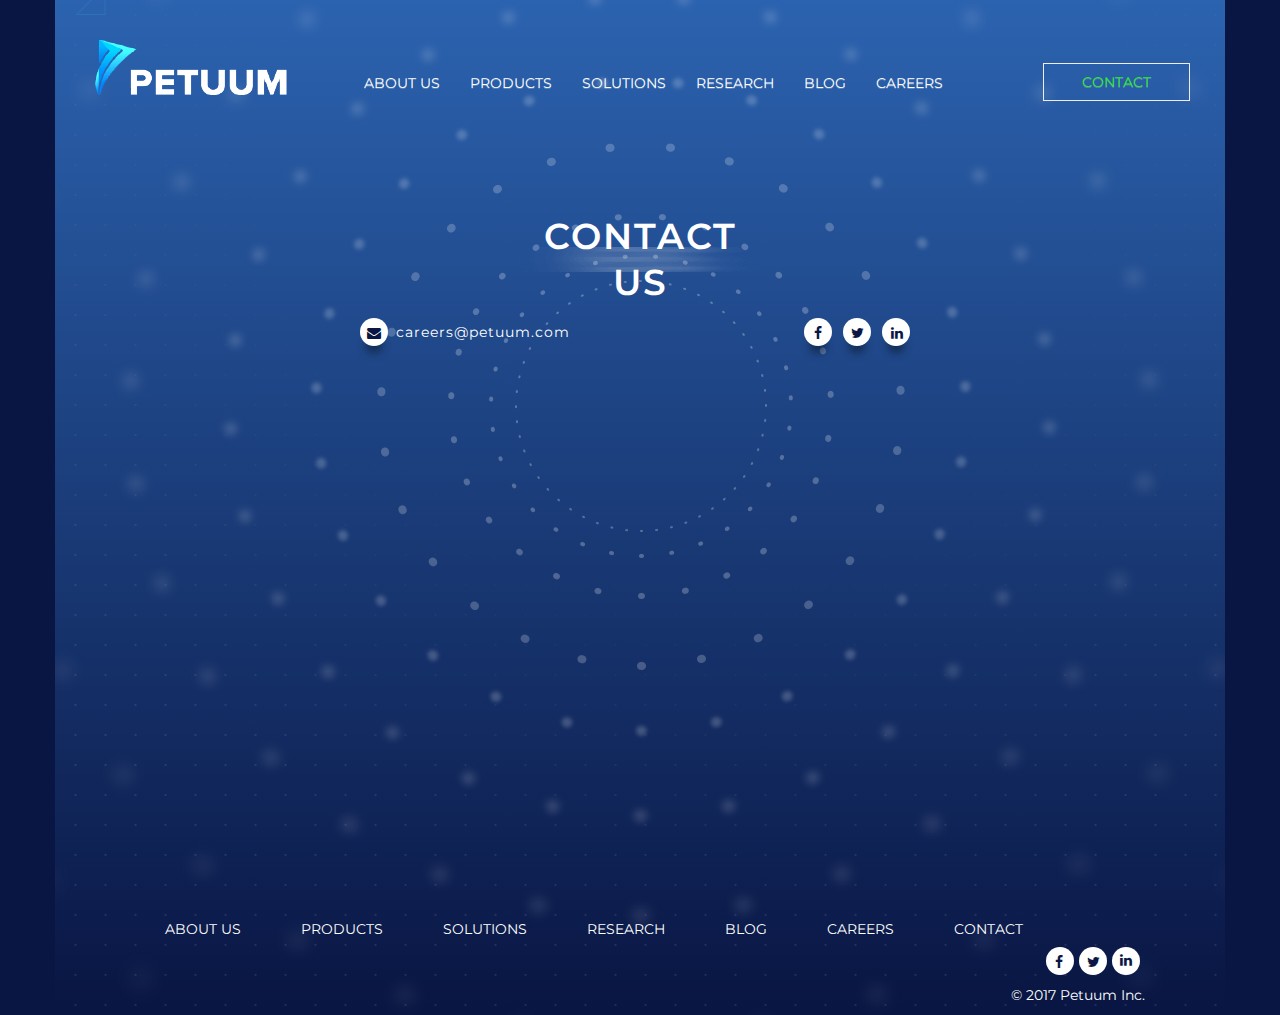
<file: petuum-html/contact-us.html>
<!DOCTYPE html>

<html lang="en">

	<head>

		<meta charset="utf-8">

		<meta http-equiv="X-UA-Compatible" content="IE=edge">

    	<meta name="viewport" content="width=device-width, initial-scale=1">

		<title>Contact Us</title>



		<link rel="stylesheet" href="https://cdnjs.cloudflare.com/ajax/libs/font-awesome/4.7.0/css/font-awesome.min.css">

		<link rel="stylesheet" type="text/css" href="css/bootstrap.min.css">

		<link rel="stylesheet" type="text/css" href="css/bootstrap-theme.min.css">

		<link rel="stylesheet" type="text/css" href="css/responsive.css"/>

		<link rel="stylesheet" type="text/css" href="css/styles.css">



	</head>

	<body>

		<div class="container">

			<header>

				<div class="row">

					<nav class="navbar">

						<div class="navbar-header">

							<button type="button" class="navbar-toggle collapsed" data-toggle="collapse" data-target="#primary-menu">

								<span class="sr-only">Toggle navigation</span>

								<span class="icon-bar"></span>

								<span class="icon-bar"></span>

								<span class="icon-bar"></span>

							</button>

							<a class="navbar-brand" href="index.html"><img src="images/logo.png" alt=""></a>

						</div>

						<div class="navbar-collapse collapse text-center" id="primary-menu">

							<ul class="nav navbar-nav navbar-right text-uppercase mainmenu">

								<li><a href="about-us.html">About Us</a></li>

								<li><a href="products.html">Products</a></li>

								<li><a href="solutions.html">Solutions</a></li>

								<li><a href="research.html">Research</a></li>

								<li><a href="blog.html">Blog</a></li>

								<li><a href="careers.html">Careers</a></li>

								<li class="active"><a href="contact-us.html">Contact</a></li>

							</ul>

						</div>

					</nav>

				</div>

			</header>

			<main>

				<div class="row contact-banner">

					<h2 class="text-center contact-header">Contact <br>Us</h2>

					<div class="demopadding content-socials">

						<a href="mailto:careers@petuum.com" target="_blank">

							<div class="icon social ml"><i class="fa fa-envelope"></i><span>careers@petuum.com</span></div>

						</a>

						<a href="https://www.linkedin.com/company/petuum-inc" target="_blank">

							<div class="icon social in"><i class="fa fa-linkedin"></i></div>

						</a>

						<a href="https://twitter.com/petuuminc" target="_blank">

							<div class="icon social tw"><i class="fa fa-twitter"></i></div>

						</a>

						<a href="https://www.facebook.com/petuum/" target="_blank">

							<div class="icon social fb"><i class="fa fa-facebook"></i></div>

						</a>

					</div>

				</div> 

				<div class="row contact-map">

					<iframe src="https://www.google.com/maps/embed?pb=!1m18!1m12!1m3!1d3035.8910738465383!2d-79.98203558460288!3d40.45554777936068!2m3!1f0!2f0!3f0!3m2!1i1024!2i768!4f13.1!3m3!1m2!1s0x8834f3c464149435%3A0x186b3bc682999a8!2s2555+Smallman+St+%23120%2C+Pittsburgh%2C+PA+15222%2C+USA!5e0!3m2!1sen!2shk!4v1516399875604" width="100%" height="450" frameborder="0" style="border:0" allowfullscreen></iframe>

				</div>

			</main>

			<footer>

				<div class="row no-margin">

					<div class="col-xs-12 footer-nav">

						<div class="footer-menu">

							<ul class="text-uppercase">

								<li><a href="about-us.html">About Us</a></li>

								<li><a href="petuum-os.html">Products</a></li>

								<li><a href="solutions.html">Solutions</a></li>

								<li><a href="research.html">Research</a></li>

								<li><a href="blog.html">Blog</a></li>

								<li><a href="careers.html">Careers</a></li>

								<li><a href="contact-us.html">Contact</a></li>

							</ul>

						</div>

						<div class="demopadding text-center">

							<a href="https://www.facebook.com/petuum/" target="_blank">

								<div class="icon social fb"><i class="fa fa-facebook"></i></div>

							</a>

							<a href="https://twitter.com/petuuminc" target="_blank">

								<div class="icon social tw"><i class="fa fa-twitter"></i></div>

							</a>

							<a href="https://www.linkedin.com/company/petuum-inc" target="_blank">

								<div class="icon social in"><i class="fa fa-linkedin"></i></div>

							</a>
							
						</div>  

					</div>

					<div class="col-xs-12 text-right footer-info">

						<p>© 2017 Petuum Inc.</p>

					</div>

				</div>

			</footer>

		</div>



<!-- Placed at the end of the document so the pages load faster -->

		<script type="text/javascript" src="js/jquery-3.2.1.min.js"></script>

		<script type="text/javascript" src="js/bootstrap.min.js"></script>

    	<script type="text/javascript" src="js/custom.js"></script>



	</body>

</html>
</file>
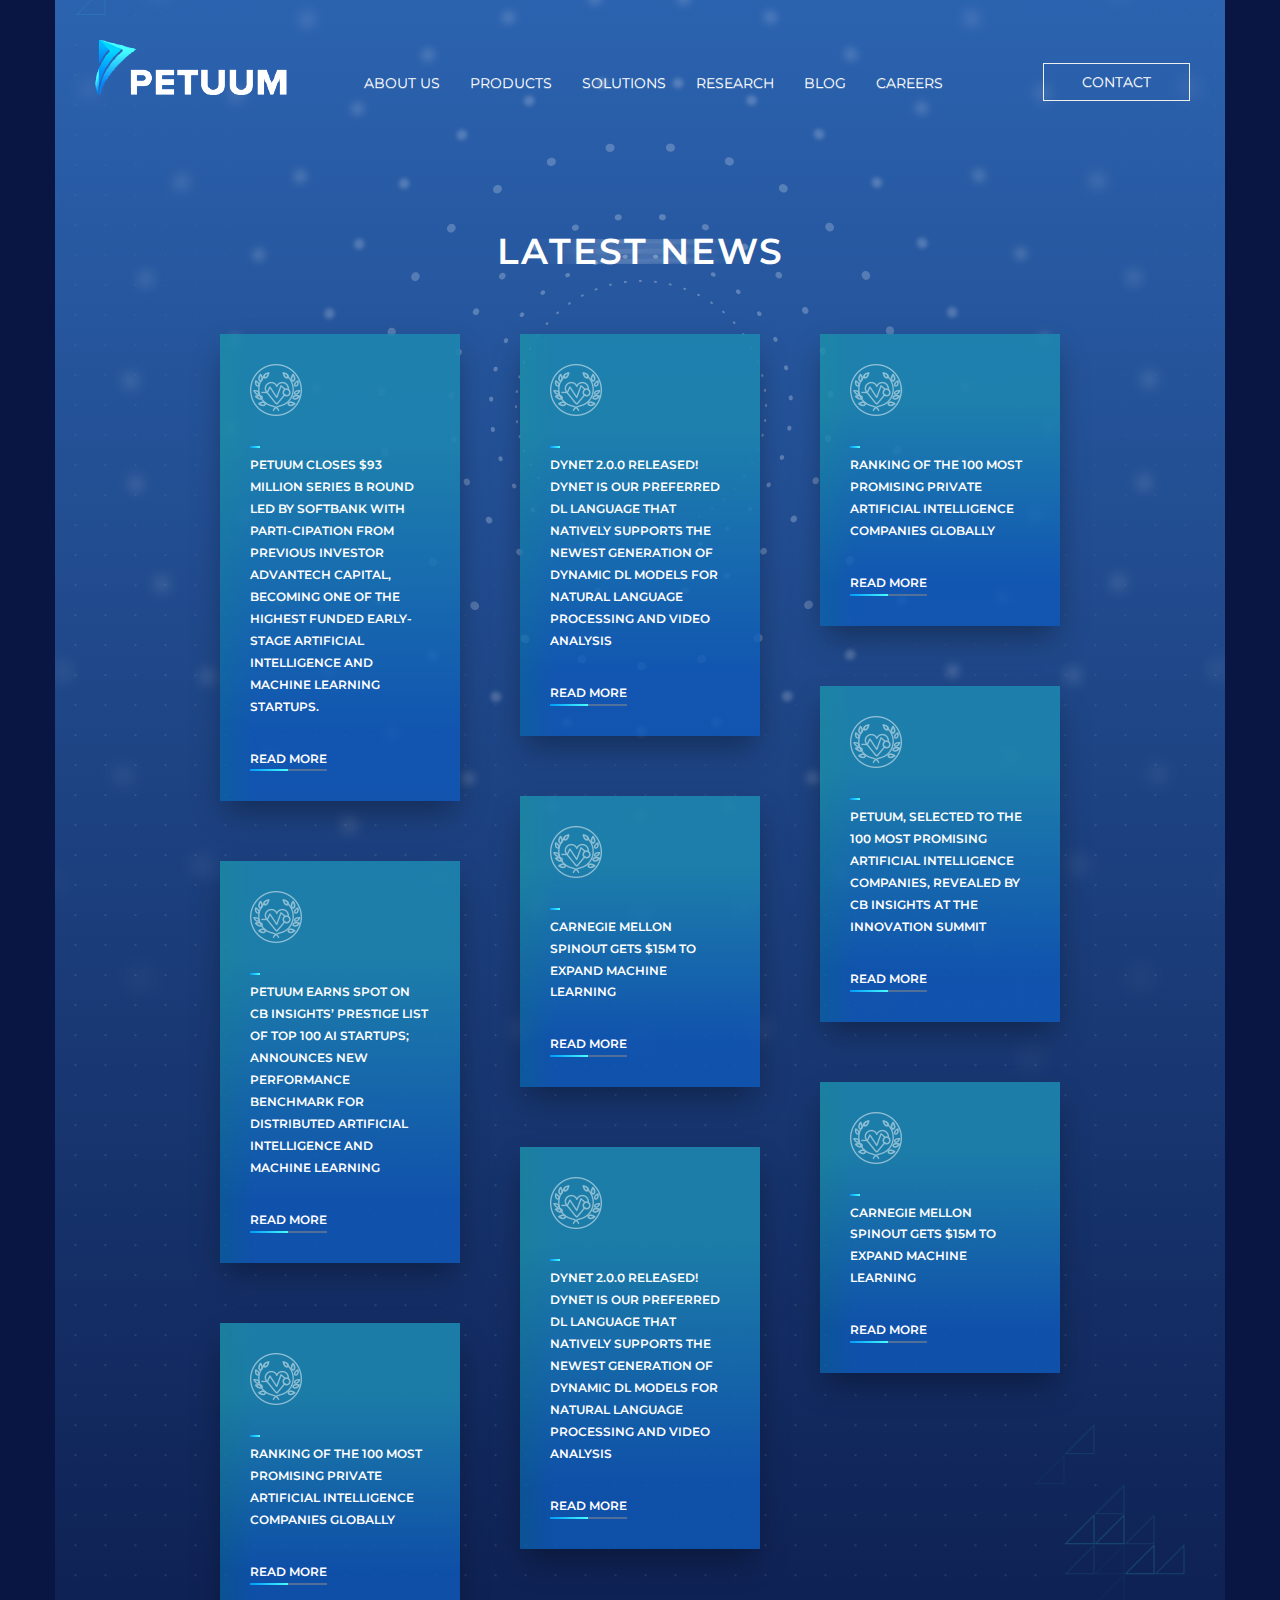
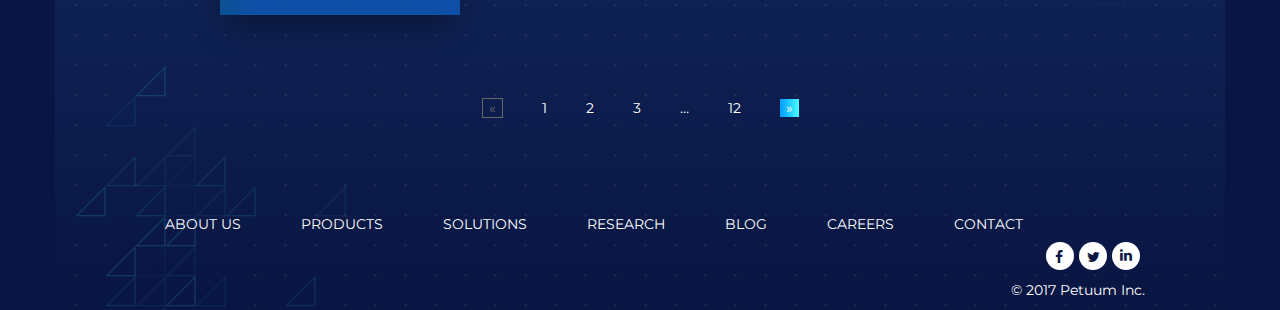
<file: petuum-html/latest.html>
<!DOCTYPE html>

<html lang="en">

	<head>

		<meta charset="utf-8">

		<meta http-equiv="X-UA-Compatible" content="IE=edge">

    	<meta name="viewport" content="width=device-width, initial-scale=1">

		<title>Latest News</title>



		<link rel="stylesheet" href="https://cdnjs.cloudflare.com/ajax/libs/font-awesome/4.7.0/css/font-awesome.min.css">

		<link rel="stylesheet" type="text/css" href="css/bootstrap.min.css">

		<link rel="stylesheet" type="text/css" href="css/bootstrap-theme.min.css">

		<link rel="stylesheet" type="text/css" href="css/responsive.css"/>

		<link rel="stylesheet" type="text/css" href="css/styles.css">



	</head>

	<body>

		<div class="container">

			<header>

				<div class="row">

					<nav class="navbar">

						<div class="navbar-header">

							<button type="button" class="navbar-toggle collapsed" data-toggle="collapse" data-target="#primary-menu">

								<span class="sr-only">Toggle navigation</span>

								<span class="icon-bar"></span>

								<span class="icon-bar"></span>

								<span class="icon-bar"></span>

							</button>

							<a class="navbar-brand" href="index.html"><img src="images/logo.png" alt=""></a>

						</div>

						<div class="navbar-collapse collapse text-center" id="primary-menu">

							<ul class="nav navbar-nav navbar-right text-uppercase mainmenu">

								<li><a href="about-us.html">About Us</a></li>

								<li><a href="products.html">Products</a></li>

								<li><a href="solutions.html">Solutions</a></li>

								<li><a href="research.html">Research</a></li>

								<li><a href="blog.html">Blog</a></li>

								<li><a href="careers.html">Careers</a></li>

								<li><a href="contact-us.html">Contact</a></li>

							</ul>

						</div>

					</nav>

				</div>

			</header>

			<main>

				<div class="row latest-news">

					<h2 class="text-center">Latest news</h2>

					<div class="col-xs-12 col-sm-4">

						<div class="news">

							<img src="images/solution-1.png">

							<div class="stats-bar"></div>

							<p>Petuum closes $93 Million Series B round led by SoftBank with parti-cipation from previous investor Advantech Capital, becoming one of the highest funded early-stage Artificial Intelligence and Machine Learning startups.</p>

							<p class="read-more">Read more</p>

							<div class="progress">

								<div class="progress-bar" role="progressbar" aria-valuenow="49" aria-valuemin="0" aria-valuemax="100"></div>

							</div>

						</div>

						<div class="news">

							<img src="images/solution-1.png">

							<div class="stats-bar"></div>

							<p>Petuum Earns Spot on CB Insights’ Prestige List of Top 100 AI Startups; Announces New Performance Benchmark for Distributed Artificial Intelligence and Machine Learning</p>

							<p class="read-more">Read more</p>

							<div class="progress">

								<div class="progress-bar" role="progressbar" aria-valuenow="49" aria-valuemin="0" aria-valuemax="100"></div>

							</div>

						</div>

						<div class="news">

							<img src="images/solution-1.png">

							<div class="stats-bar"></div>

							<p>Ranking of the 100 most promising private artificial intelligence companies globally</p>

							<p class="read-more">Read more</p>

							<div class="progress">

								<div class="progress-bar" role="progressbar" aria-valuenow="49" aria-valuemin="0" aria-valuemax="100"></div>

							</div>

						</div>

					</div>

					<div class="col-xs-12 col-sm-4">

						<div class="news">

							<img src="images/solution-1.png">

							<div class="stats-bar"></div>

							<p>DyNet 2.0.0 released! DyNet is our preferred DL language that natively supports the newest generation of dynamic DL models for natural language processing and video analysis</p>

							<p class="read-more">Read more</p>

							<div class="progress">

								<div class="progress-bar" role="progressbar" aria-valuenow="49" aria-valuemin="0" aria-valuemax="100"></div>

							</div>

						</div>

						<div class="news">

							<img src="images/solution-1.png">

							<div class="stats-bar"></div>

							<p>Carnegie Mellon spinout gets $15M to expand machine learning</p>

							<p class="read-more">Read more</p>

							<div class="progress">

								<div class="progress-bar" role="progressbar" aria-valuenow="49" aria-valuemin="0" aria-valuemax="100"></div>

							</div>

						</div>

						<div class="news">

							<img src="images/solution-1.png">

							<div class="stats-bar"></div>

							<p>DyNet 2.0.0 released! DyNet is our preferred DL language that natively supports the newest generation of dynamic DL models for natural language processing and video analysis</p>

							<p class="read-more">Read more</p>

							<div class="progress">

								<div class="progress-bar" role="progressbar" aria-valuenow="49" aria-valuemin="0" aria-valuemax="100"></div>

							</div>

						</div>

					</div>

					<div class="col-xs-12 col-sm-4">

						<div class="news">

							<img src="images/solution-1.png">

							<div class="stats-bar"></div>

							<p>Ranking of the 100 most promising private artificial intelligence companies globally</p>

							<p class="read-more">Read more</p>

							<div class="progress">

								<div class="progress-bar" role="progressbar" aria-valuenow="49" aria-valuemin="0" aria-valuemax="100"></div>

							</div>

						</div>

						<div class="news">

							<img src="images/solution-1.png">

							<div class="stats-bar"></div>

							<p>Petuum, Selected to the 100 Most Promising Artificial Intelligence Companies, Revealed by CB Insights at The Innovation Summit</p>

							<p class="read-more">Read more</p>

							<div class="progress">

								<div class="progress-bar" role="progressbar" aria-valuenow="49" aria-valuemin="0" aria-valuemax="100"></div>

							</div>

						</div>

						<div class="news">

							<img src="images/solution-1.png">

							<div class="stats-bar"></div>

							<p>Carnegie Mellon spinout gets $15M to expand machine learning</p>

							<p class="read-more">Read more</p>

							<div class="progress">

								<div class="progress-bar" role="progressbar" aria-valuenow="49" aria-valuemin="0" aria-valuemax="100"></div>

							</div>

						</div>

					</div>

				</div>

				<div class="row text-center">

					<nav aria-label="Page navigation example">

						<ul class="pagination">

							<li class="page-item">

								<a class="page-link" href="#" aria-label="Previous">

									<span aria-hidden="true">&laquo;</span>

									<span class="sr-only">Previous</span>

								</a>

							</li>

							<li class="page-item"><a class="page-link" href="#">1</a></li>

							<li class="page-item"><a class="page-link" href="#">2</a></li>

							<li class="page-item"><a class="page-link" href="#">3</a></li>

							<li class="page-item"><a class="page-link" href="#">&hellip;</a></li>

							<li class="page-item"><a class="page-link" href="#">12</a></li>

							<li class="page-item">

								<a class="page-link" href="#" aria-label="Next">

									<span aria-hidden="true">&raquo;</span>

									<span class="sr-only">Next</span>

								</a>

							</li>

						</ul>

					</nav>

				</div>

			</main>

			<footer>

				<div class="row no-margin">

					<div class="col-xs-12 footer-nav">

						<div class="footer-menu">

							<ul class="text-uppercase">

								<li><a href="about-us.html">About Us</a></li>

								<li><a href="petuum-os.html">Products</a></li>

								<li><a href="solutions.html">Solutions</a></li>

								<li><a href="research.html">Research</a></li>

								<li><a href="blog.html">Blog</a></li>

								<li><a href="careers.html">Careers</a></li>

								<li><a href="contact-us.html">Contact</a></li>

							</ul>

						</div>

						<div class="demopadding text-center">

							<a href="https://www.facebook.com/petuum/" target="_blank">

								<div class="icon social fb"><i class="fa fa-facebook"></i></div>

							</a>

							<a href="https://twitter.com/petuuminc" target="_blank">

								<div class="icon social tw"><i class="fa fa-twitter"></i></div>

							</a>

							<a href="https://www.linkedin.com/company/petuum-inc" target="_blank">

								<div class="icon social in"><i class="fa fa-linkedin"></i></div>

							</a>
							
						</div>  

					</div>

					<div class="col-xs-12 text-right footer-info">

						<p>© 2017 Petuum Inc.</p>

					</div>

				</div>

			</footer>

		</div>



<!-- Placed at the end of the document so the pages load faster -->

		<script type="text/javascript" src="js/jquery-3.2.1.min.js"></script>

		<script type="text/javascript" src="js/bootstrap.min.js"></script>

    	<script type="text/javascript" src="js/custom.js"></script>



	</body>

</html>
</file>
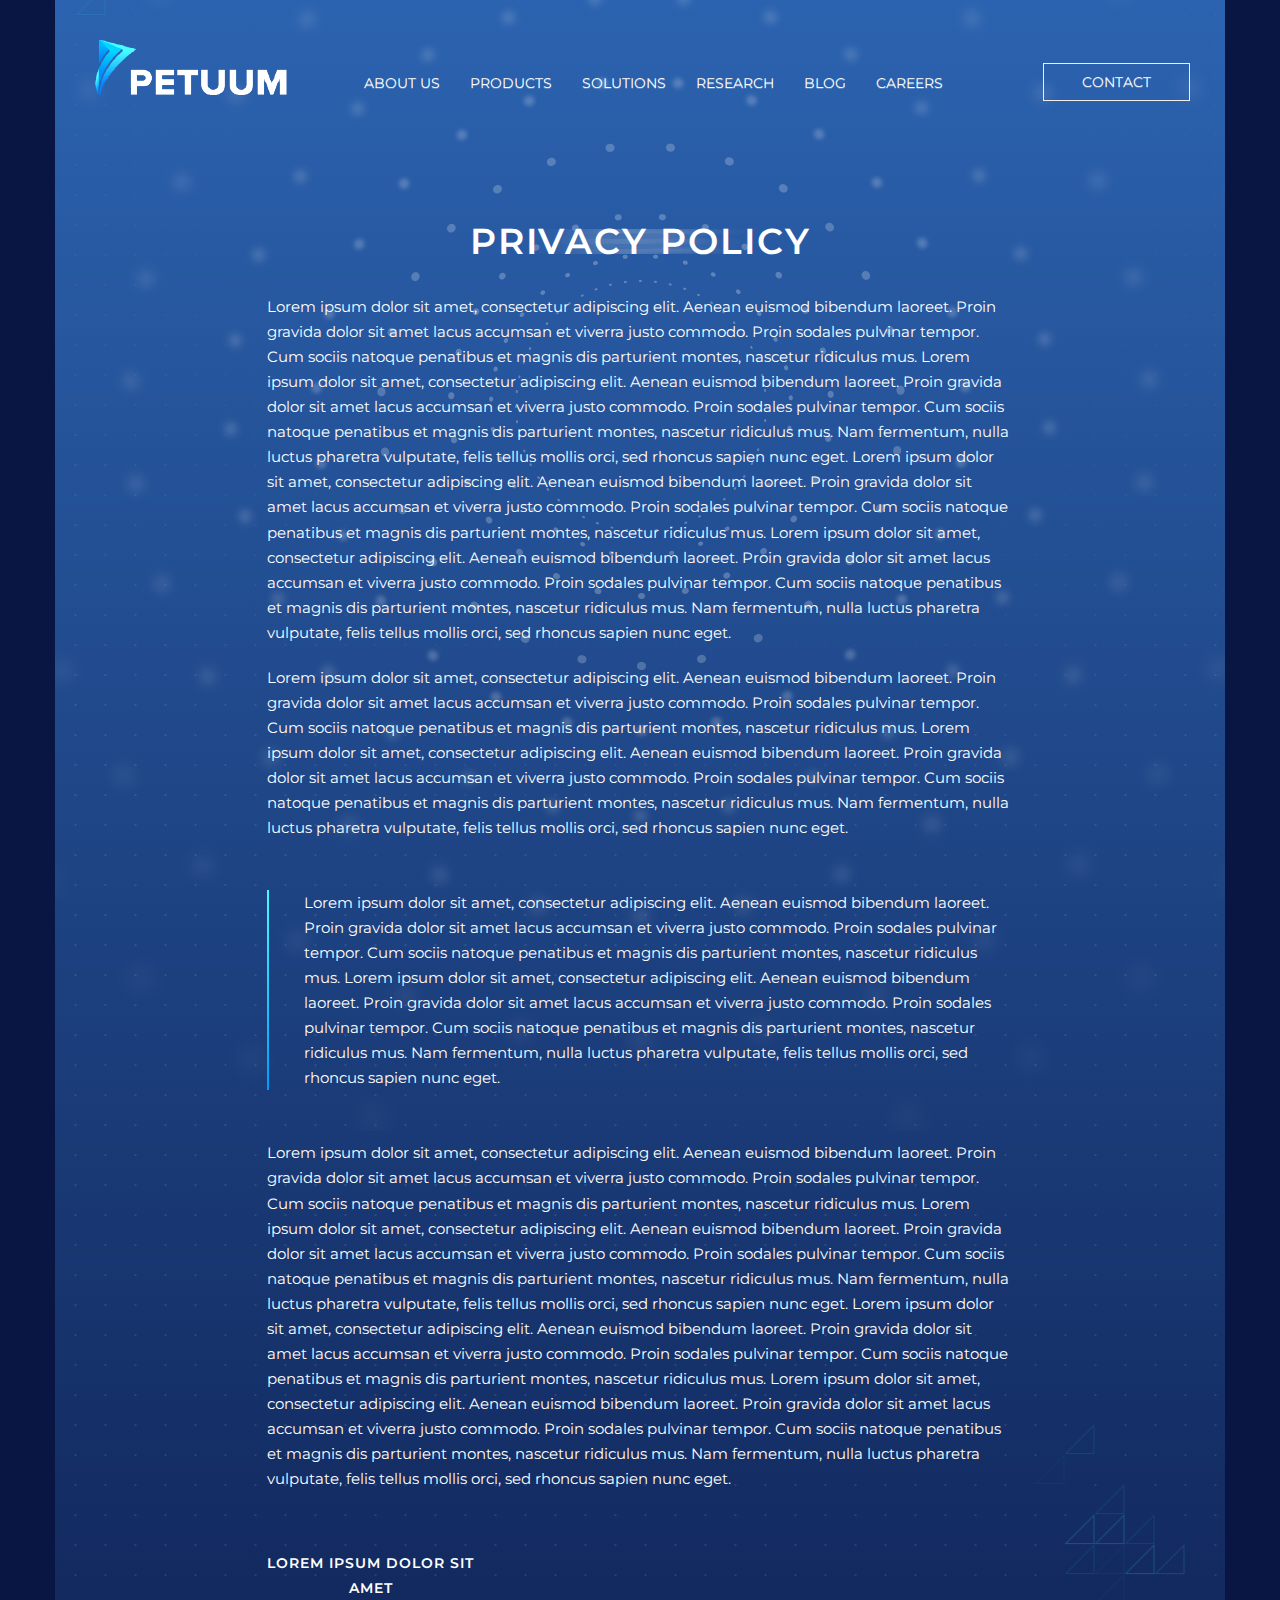
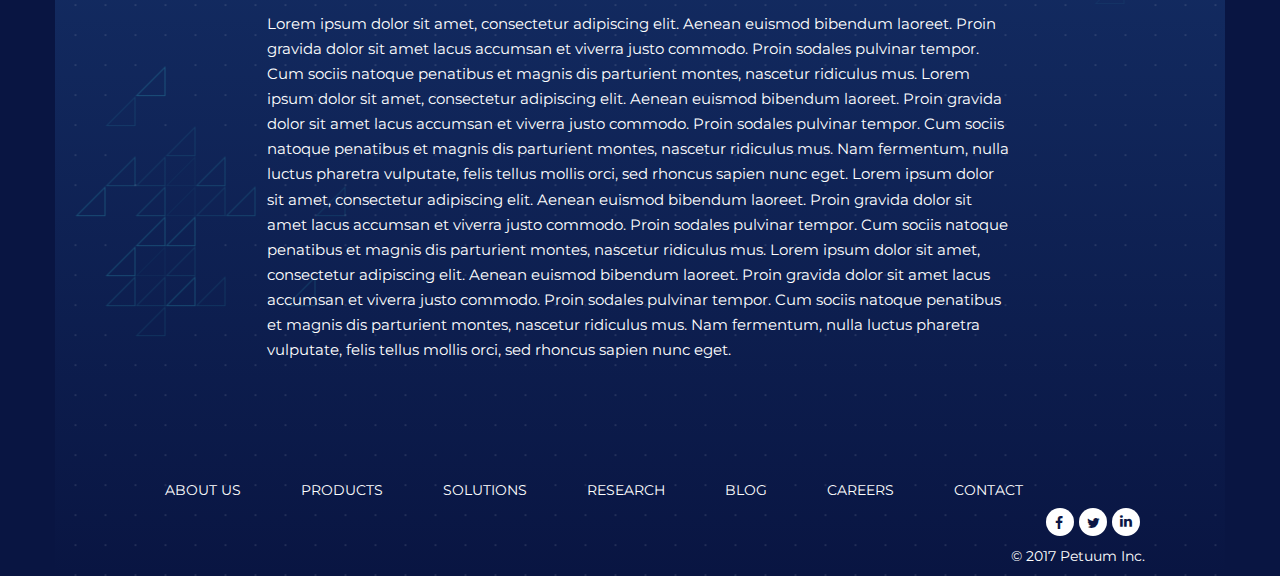
<file: petuum-html/privacy.html>
<!DOCTYPE html>

<html lang="en">

	<head>

		<meta charset="utf-8">

		<meta http-equiv="X-UA-Compatible" content="IE=edge">

    	<meta name="viewport" content="width=device-width, initial-scale=1">

		<title>Privacy Policy</title>



		<link rel="stylesheet" href="https://cdnjs.cloudflare.com/ajax/libs/font-awesome/4.7.0/css/font-awesome.min.css">

		<link rel="stylesheet" type="text/css" href="css/bootstrap.min.css">

		<link rel="stylesheet" type="text/css" href="css/bootstrap-theme.min.css">

		<link rel="stylesheet" type="text/css" href="css/responsive.css"/>

		<link rel="stylesheet" type="text/css" href="css/styles.css">



	</head>

	<body>

		<div class="container">

			<header>

				<div class="row">

					<nav class="navbar">

						<div class="navbar-header">

							<button type="button" class="navbar-toggle collapsed" data-toggle="collapse" data-target="#primary-menu">

								<span class="sr-only">Toggle navigation</span>

								<span class="icon-bar"></span>

								<span class="icon-bar"></span>

								<span class="icon-bar"></span>

							</button>

							<a class="navbar-brand" href="index.html"><img src="images/logo.png" alt=""></a>

						</div>

						<div class="navbar-collapse collapse text-center" id="primary-menu">

							<ul class="nav navbar-nav navbar-right text-uppercase mainmenu">

								<li><a href="about-us.html">About Us</a></li>

								<li><a href="products.html">Products</a></li>

								<li><a href="solutions.html">Solutions</a></li>

								<li><a href="research.html">Research</a></li>

								<li><a href="blog.html">Blog</a></li>

								<li><a href="careers.html">Careers</a></li>

								<li><a href="contact-us.html">Contact</a></li>

							</ul>

						</div>

					</nav>

				</div>

			</header>

			<main>

				<div class="row">

					<div class="privacy-content">

						<h2 class="text-center">privacy policy</h2>

						<p class="policy-first">Lorem ipsum dolor sit amet, consectetur adipiscing elit. Aenean euismod bibendum laoreet. Proin gravida dolor sit amet lacus accumsan et viverra justo commodo. Proin sodales pulvinar tempor. Cum sociis natoque penatibus et magnis dis parturient montes, nascetur ridiculus mus. Lorem ipsum dolor sit amet, consectetur adipiscing elit. Aenean euismod bibendum laoreet. Proin gravida dolor sit amet lacus accumsan et viverra justo commodo. Proin sodales pulvinar tempor. Cum sociis natoque penatibus et magnis dis parturient montes, nascetur ridiculus mus. Nam fermentum, nulla luctus pharetra vulputate, felis tellus mollis orci, sed rhoncus sapien nunc eget. Lorem ipsum dolor sit amet, consectetur adipiscing elit. Aenean euismod bibendum laoreet. Proin gravida dolor sit amet lacus accumsan et viverra justo commodo. Proin sodales pulvinar tempor. Cum sociis natoque penatibus et magnis dis parturient montes, nascetur ridiculus mus. Lorem ipsum dolor sit amet, consectetur adipiscing elit. Aenean euismod bibendum laoreet. Proin gravida dolor sit amet lacus accumsan et viverra justo commodo. Proin sodales pulvinar tempor. Cum sociis natoque penatibus et magnis dis parturient montes, nascetur ridiculus mus. Nam fermentum, nulla luctus pharetra vulputate, felis tellus mollis orci, sed rhoncus sapien nunc eget.</p>

						<p>Lorem ipsum dolor sit amet, consectetur adipiscing elit. Aenean euismod bibendum laoreet. Proin gravida dolor sit amet lacus accumsan et viverra justo commodo. Proin sodales pulvinar tempor. Cum sociis natoque penatibus et magnis dis parturient montes, nascetur ridiculus mus. Lorem ipsum dolor sit amet, consectetur adipiscing elit. Aenean euismod bibendum laoreet. Proin gravida dolor sit amet lacus accumsan et viverra justo commodo. Proin sodales pulvinar tempor. Cum sociis natoque penatibus et magnis dis parturient montes, nascetur ridiculus mus. Nam fermentum, nulla luctus pharetra vulputate, felis tellus mollis orci, sed rhoncus sapien nunc eget.</p>

						<p class="policy-third">Lorem ipsum dolor sit amet, consectetur adipiscing elit. Aenean euismod bibendum laoreet. Proin gravida dolor sit amet lacus accumsan et viverra justo commodo. Proin sodales pulvinar tempor. Cum sociis natoque penatibus et magnis dis parturient montes, nascetur ridiculus mus. Lorem ipsum dolor sit amet, consectetur adipiscing elit. Aenean euismod bibendum laoreet. Proin gravida dolor sit amet lacus accumsan et viverra justo commodo. Proin sodales pulvinar tempor. Cum sociis natoque penatibus et magnis dis parturient montes, nascetur ridiculus mus. Nam fermentum, nulla luctus pharetra vulputate, felis tellus mollis orci, sed rhoncus sapien nunc eget.</p>

						<p>Lorem ipsum dolor sit amet, consectetur adipiscing elit. Aenean euismod bibendum laoreet. Proin gravida dolor sit amet lacus accumsan et viverra justo commodo. Proin sodales pulvinar tempor. Cum sociis natoque penatibus et magnis dis parturient montes, nascetur ridiculus mus. Lorem ipsum dolor sit amet, consectetur adipiscing elit. Aenean euismod bibendum laoreet. Proin gravida dolor sit amet lacus accumsan et viverra justo commodo. Proin sodales pulvinar tempor. Cum sociis natoque penatibus et magnis dis parturient montes, nascetur ridiculus mus. Nam fermentum, nulla luctus pharetra vulputate, felis tellus mollis orci, sed rhoncus sapien nunc eget. Lorem ipsum dolor sit amet, consectetur adipiscing elit. Aenean euismod bibendum laoreet. Proin gravida dolor sit amet lacus accumsan et viverra justo commodo. Proin sodales pulvinar tempor. Cum sociis natoque penatibus et magnis dis parturient montes, nascetur ridiculus mus. Lorem ipsum dolor sit amet, consectetur adipiscing elit. Aenean euismod bibendum laoreet. Proin gravida dolor sit amet lacus accumsan et viverra justo commodo. Proin sodales pulvinar tempor. Cum sociis natoque penatibus et magnis dis parturient montes, nascetur ridiculus mus. Nam fermentum, nulla luctus pharetra vulputate, felis tellus mollis orci, sed rhoncus sapien nunc eget.</p>

						<h6>Lorem ipsum dolor sit <br>amet</h6>

						<p>Lorem ipsum dolor sit amet, consectetur adipiscing elit. Aenean euismod bibendum laoreet. Proin gravida dolor sit amet lacus accumsan et viverra justo commodo. Proin sodales pulvinar tempor. Cum sociis natoque penatibus et magnis dis parturient montes, nascetur ridiculus mus. Lorem ipsum dolor sit amet, consectetur adipiscing elit. Aenean euismod bibendum laoreet. Proin gravida dolor sit amet lacus accumsan et viverra justo commodo. Proin sodales pulvinar tempor. Cum sociis natoque penatibus et magnis dis parturient montes, nascetur ridiculus mus. Nam fermentum, nulla luctus pharetra vulputate, felis tellus mollis orci, sed rhoncus sapien nunc eget. Lorem ipsum dolor sit amet, consectetur adipiscing elit. Aenean euismod bibendum laoreet. Proin gravida dolor sit amet lacus accumsan et viverra justo commodo. Proin sodales pulvinar tempor. Cum sociis natoque penatibus et magnis dis parturient montes, nascetur ridiculus mus. Lorem ipsum dolor sit amet, consectetur adipiscing elit. Aenean euismod bibendum laoreet. Proin gravida dolor sit amet lacus accumsan et viverra justo commodo. Proin sodales pulvinar tempor. Cum sociis natoque penatibus et magnis dis parturient montes, nascetur ridiculus mus. Nam fermentum, nulla luctus pharetra vulputate, felis tellus mollis orci, sed rhoncus sapien nunc eget.</p>

					</div>

				</div>

			</main>

			<footer>

				<div class="row no-margin">

					<div class="col-xs-12 footer-nav">

						<div class="footer-menu">

							<ul class="text-uppercase">

								<li><a href="about-us.html">About Us</a></li>

								<li><a href="petuum-os.html">Products</a></li>

								<li><a href="solutions.html">Solutions</a></li>

								<li><a href="research.html">Research</a></li>

								<li><a href="blog.html">Blog</a></li>

								<li><a href="careers.html">Careers</a></li>

								<li><a href="contact-us.html">Contact</a></li>

							</ul>

						</div>

						<div class="demopadding text-center">

							<a href="https://www.facebook.com/petuum/" target="_blank">

								<div class="icon social fb"><i class="fa fa-facebook"></i></div>

							</a>

							<a href="https://twitter.com/petuuminc" target="_blank">

								<div class="icon social tw"><i class="fa fa-twitter"></i></div>

							</a>

							<a href="https://www.linkedin.com/company/petuum-inc" target="_blank">

								<div class="icon social in"><i class="fa fa-linkedin"></i></div>

							</a>
							
						</div>  

					</div>

					<div class="col-xs-12 text-right footer-info">

						<p>© 2017 Petuum Inc.</p>

					</div>

				</div>

			</footer>

		</div>



<!-- Placed at the end of the document so the pages load faster -->

		<script type="text/javascript" src="js/jquery-3.2.1.min.js"></script>

		<script type="text/javascript" src="js/bootstrap.min.js"></script>

    	<script type="text/javascript" src="js/custom.js"></script>



	</body>

</html>
</file>
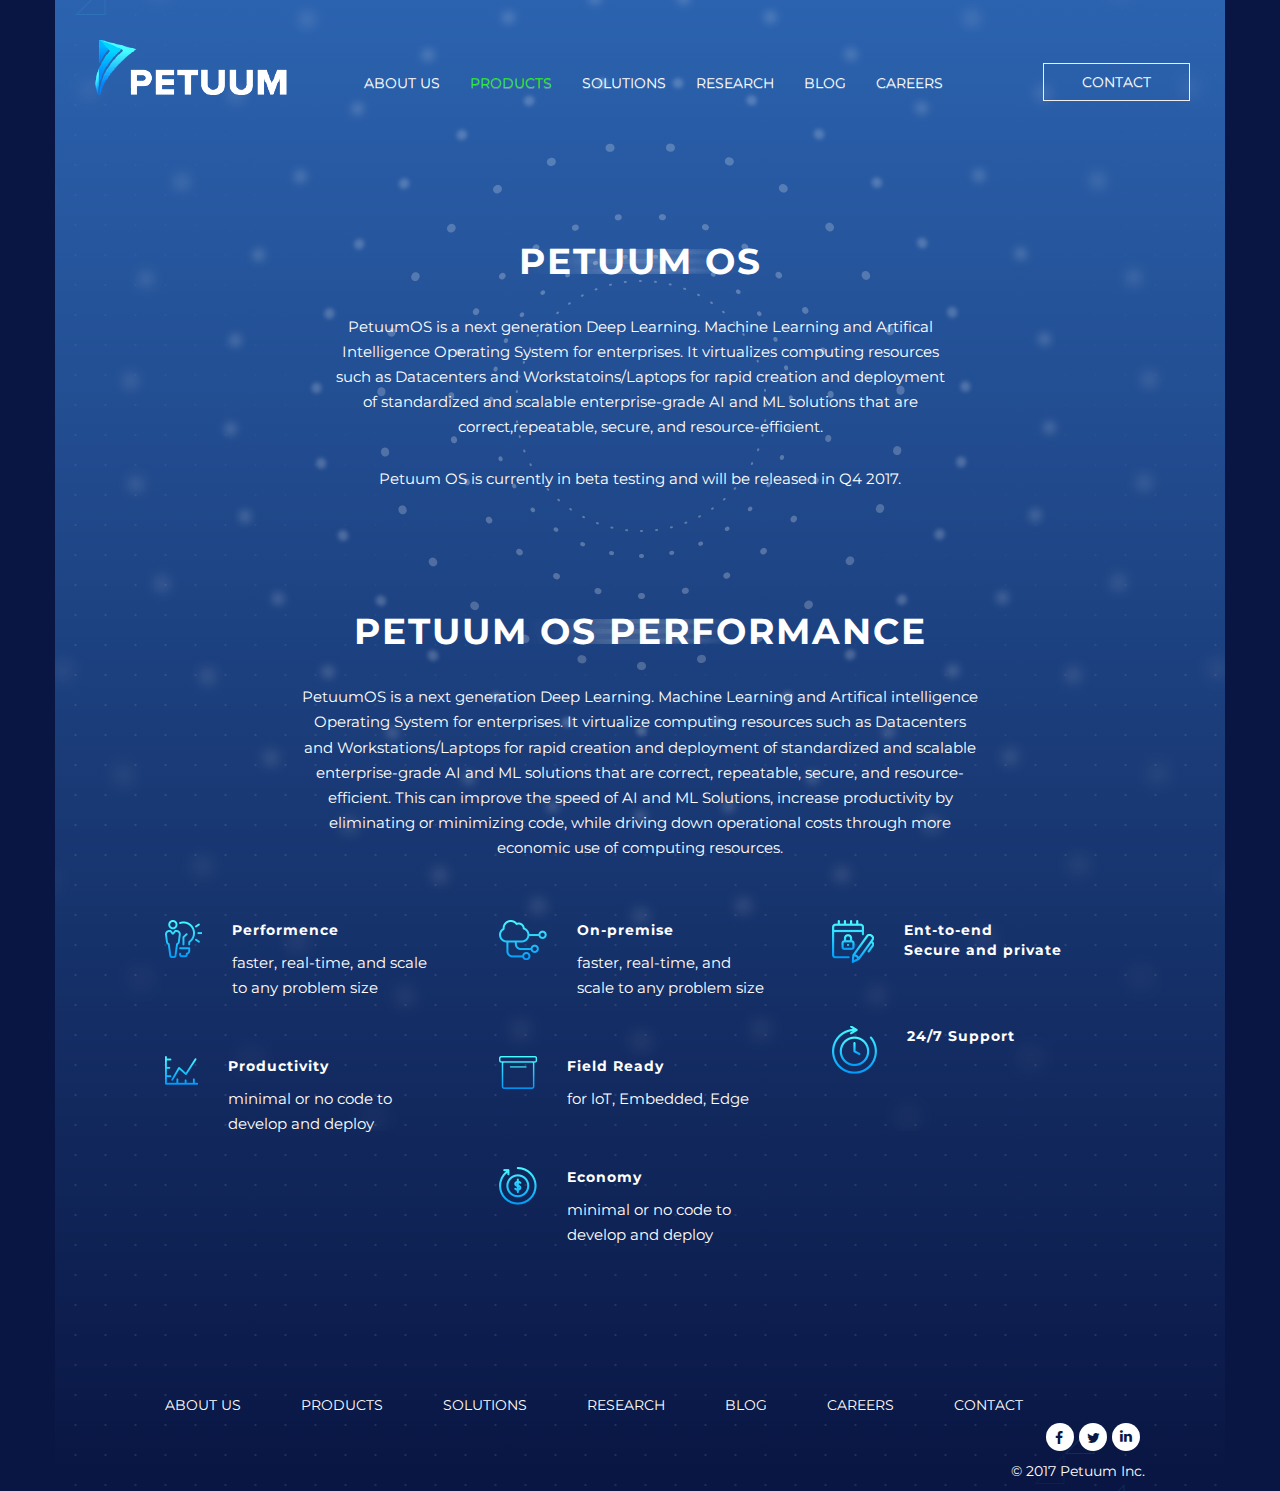
<file: petuum-html/products.html>
<!DOCTYPE html>

<html lang="en">

	<head>

		<meta charset="utf-8">

		<meta http-equiv="X-UA-Compatible" content="IE=edge">

    	<meta name="viewport" content="width=device-width, initial-scale=1">

		<title>Products</title>



		<link rel="stylesheet" href="https://cdnjs.cloudflare.com/ajax/libs/font-awesome/4.7.0/css/font-awesome.min.css">

		<link rel="stylesheet" type="text/css" href="css/bootstrap.min.css">

		<link rel="stylesheet" type="text/css" href="css/bootstrap-theme.min.css">

		<link rel="stylesheet" type="text/css" href="css/responsive.css"/>

		<link rel="stylesheet" type="text/css" href="css/styles.css">



	</head>

	<body>

		<div class="container">

			<header>

				<div class="row">

					<nav class="navbar">

						<div class="navbar-header">

							<button type="button" class="navbar-toggle collapsed" data-toggle="collapse" data-target="#primary-menu">

								<span class="sr-only">Toggle navigation</span>

								<span class="icon-bar"></span>

								<span class="icon-bar"></span>

								<span class="icon-bar"></span>

							</button>

							<a class="navbar-brand" href="index.html"><img src="images/logo.png" alt=""></a>

						</div>

						<div class="navbar-collapse collapse text-center" id="primary-menu">

							<ul class="nav navbar-nav navbar-right text-uppercase mainmenu">

								<li><a href="about-us.html">About Us</a></li>

								<li class="active"><a href="products.html">Products</a></li>

								<li><a href="solutions.html">Solutions</a></li>

								<li><a href="research.html">Research</a></li>

								<li><a href="blog.html">Blog</a></li>

								<li><a href="careers.html">Careers</a></li>

								<li><a href="contact-us.html">Contact</a></li>

							</ul>

						</div>

					</nav>

				</div>

			</header>

			<main>

				<div class="row petuumos">

					<div class="col-xs-12 col-sm-12 section-row section-row-os">

						<h2>Petuum OS</h2>

						<p>PetuumOS is a next generation Deep Learning. Machine Learning and Artifical Intelligence Operating System for enterprises. It virtualizes computing resources such as Datacenters and Workstatoins/Laptops for rapid creation and deployment of standardized and scalable enterprise-grade AI and ML solutions that are correct,repeatable, secure, and resource-efficient.</p>

						<p>Petuum OS is currently in beta testing and will be released in Q4 2017.</p>

					</div>

					<div class="col-xs-12 col-sm-12 section-row section-row-perform">

						<h2>Petuum OS Performance</h2>

						<p>PetuumOS is a next generation Deep Learning. Machine Learning and Artifical intelligence Operating System for enterprises. It virtualize computing resources such as Datacenters and Workstations/Laptops for rapid creation and deployment of standardized and scalable enterprise-grade AI and ML solutions that are correct, repeatable, secure, and resource-efficient. This can improve the speed of AI and ML Solutions, increase productivity by eliminating or minimizing code, while driving down operational costs through more economic use of computing resources.</p>

					</div>

				</div>

				<div class="row icons-group">

					<div class="col-xs-12 col-sm-4">

						<div class="icon-panel">

							<img src="images/perform-1.png">

							<label>Performence</label>

							<p>faster, real-time, and scale to any problem size</p>

						</div>

						<div class="icon-panel">

							<img src="images/perform-4.png">

							<label>Productivity</label>

							<p>minimal or no code to develop and deploy</p>

						</div>	

					</div>

					<div class="col-xs-12 col-sm-4">

						<div class="icon-panel">

							<img src="images/perform-2.png">

							<label>On-premise</label>

							<p>faster, real-time, and scale to any problem size</p>

						</div>

						<div class="icon-panel">

							<img src="images/perform-5.png">

							<label>Field Ready</label>

							<p>for loT, Embedded, Edge</p>

						</div>

						<div class="icon-panel">

							<img src="images/perform-7.png">

							<label>Economy</label>

							<p>minimal or no code to develop and deploy</p>

						</div>

					</div>

					<div class="col-xs-12 col-sm-4">

						<div class="icon-panel">

							<img src="images/perform-3.png">

							<label>Ent-to-end<br>Secure and private</label>

						</div>

						<div class="icon-panel">

							<img src="images/perform-6.png">

							<label>24/7 Support</label>

						</div>

					</div>

				</div>

			</main>

			<footer>

				<div class="row no-margin">

					<div class="col-xs-12 footer-nav">

						<div class="footer-menu">

							<ul class="text-uppercase">

								<li><a href="about-us.html">About Us</a></li>

								<li><a href="petuum-os.html">Products</a></li>

								<li><a href="solutions.html">Solutions</a></li>

								<li><a href="research.html">Research</a></li>

								<li><a href="blog.html">Blog</a></li>

								<li><a href="careers.html">Careers</a></li>

								<li><a href="contact-us.html">Contact</a></li>

							</ul>

						</div>

						<div class="demopadding text-center">

							<a href="https://www.facebook.com/petuum/" target="_blank">

								<div class="icon social fb"><i class="fa fa-facebook"></i></div>

							</a>

							<a href="https://twitter.com/petuuminc" target="_blank">

								<div class="icon social tw"><i class="fa fa-twitter"></i></div>

							</a>

							<a href="https://www.linkedin.com/company/petuum-inc" target="_blank">

								<div class="icon social in"><i class="fa fa-linkedin"></i></div>

							</a>
							
						</div>  

					</div>

					<div class="col-xs-12 text-right footer-info">

						<p>© 2017 Petuum Inc.</p>

					</div>

				</div>

			</footer>

		</div>



<!-- Placed at the end of the document so the pages load faster -->

		<script type="text/javascript" src="js/jquery-3.2.1.min.js"></script>

		<script type="text/javascript" src="js/bootstrap.min.js"></script>

    	<script type="text/javascript" src="js/custom.js"></script>



	</body>

</html>
</file>
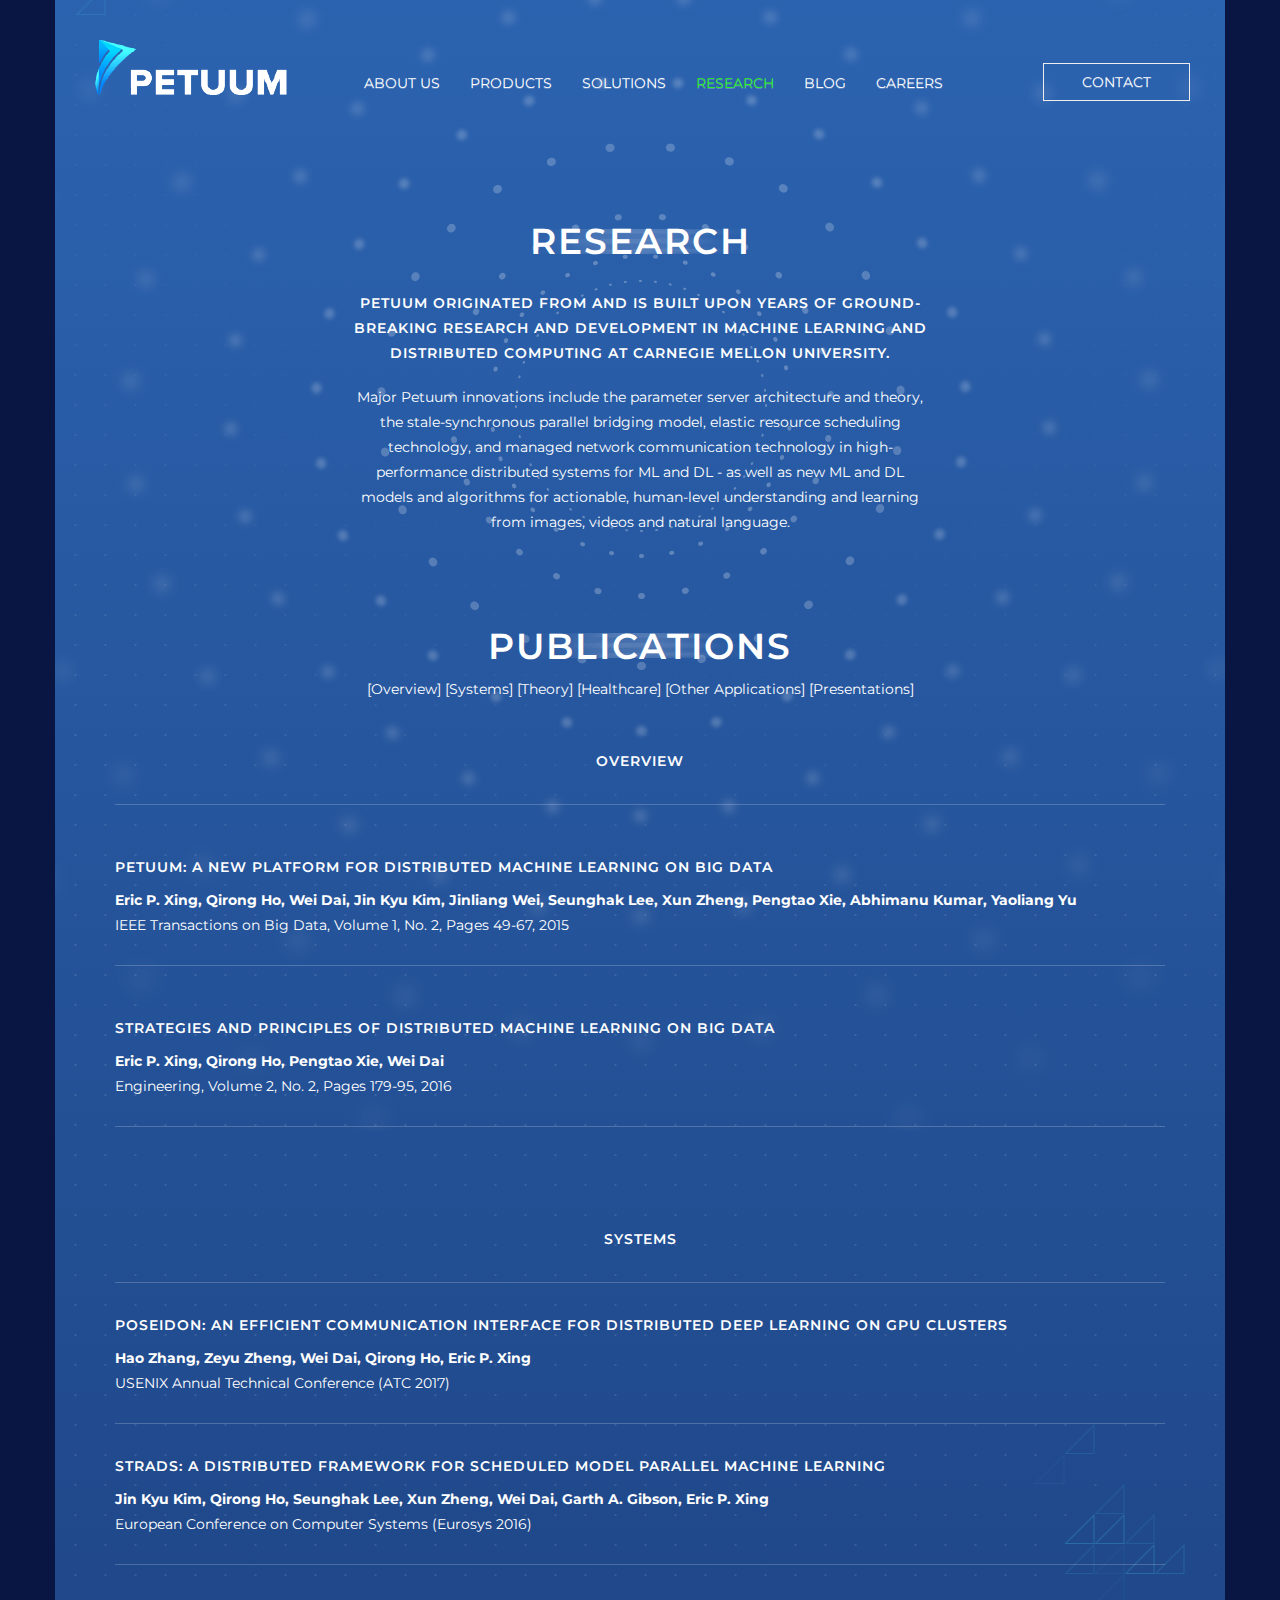
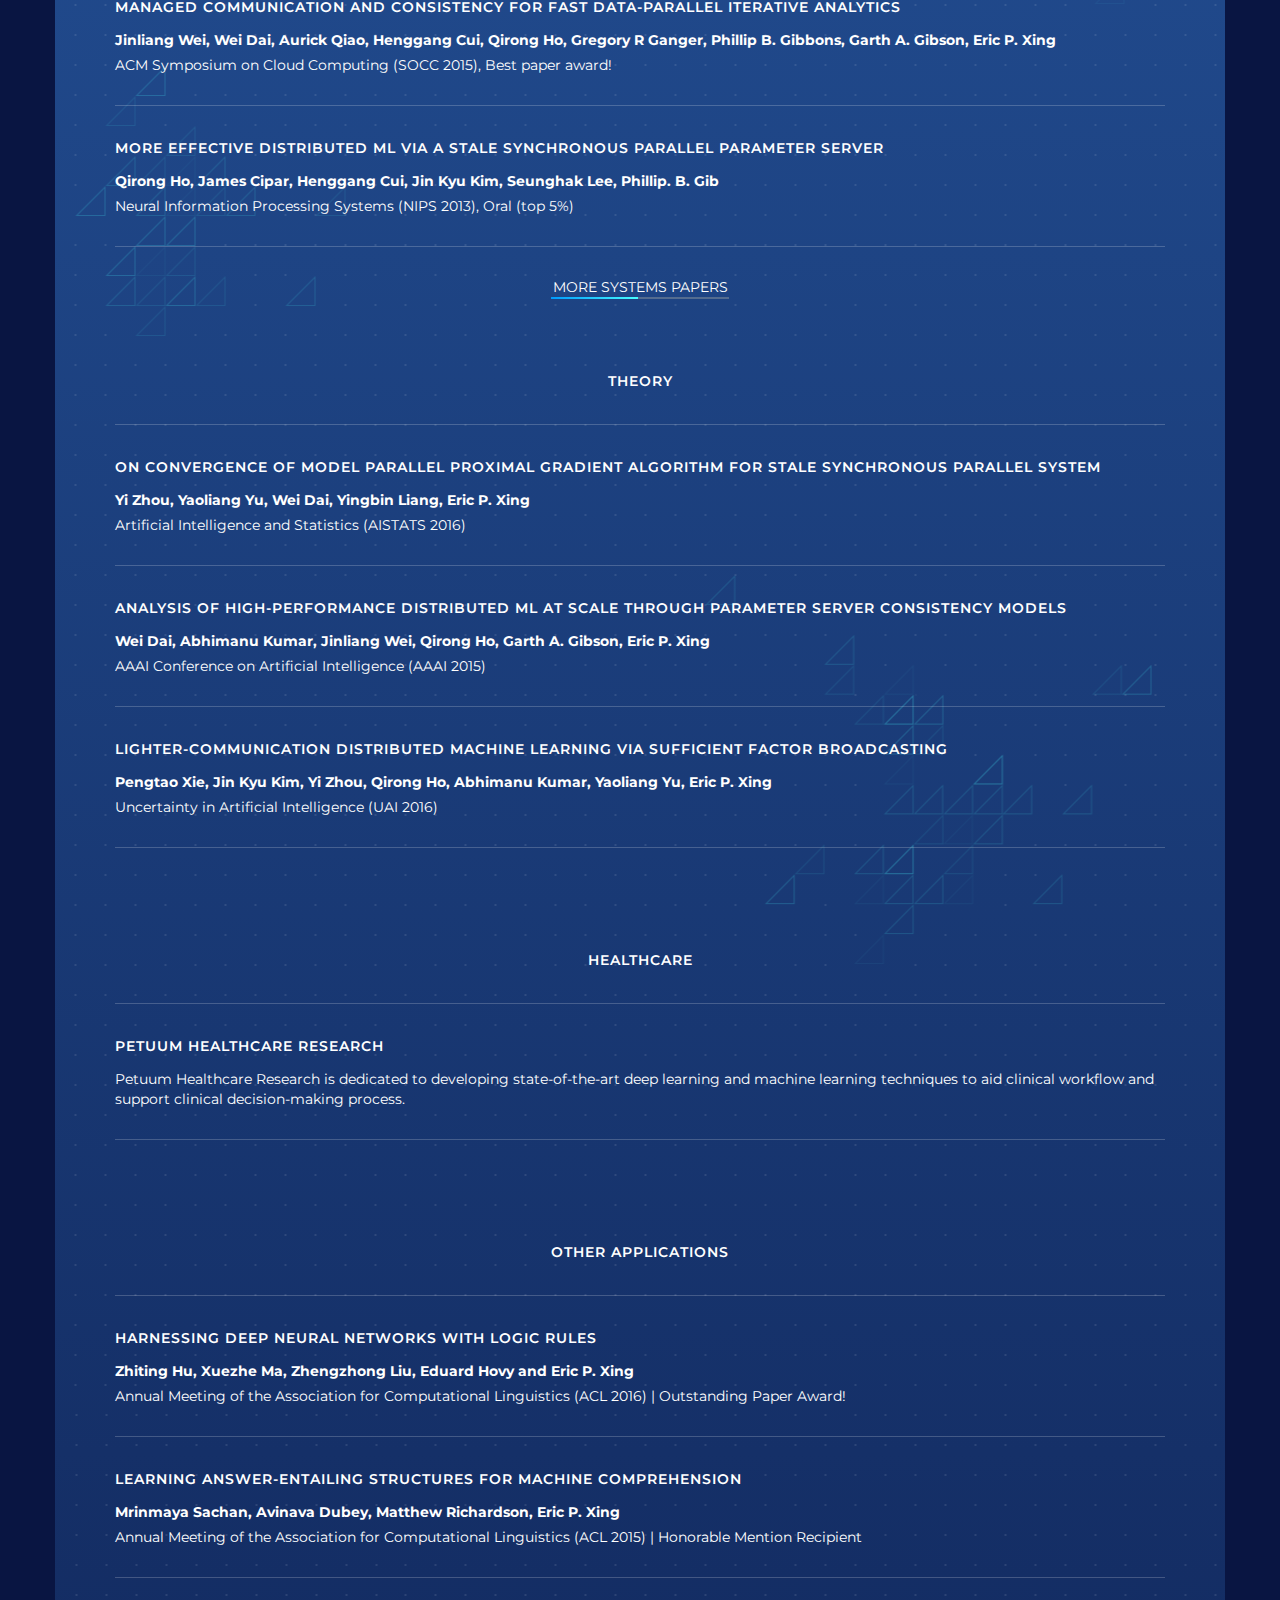
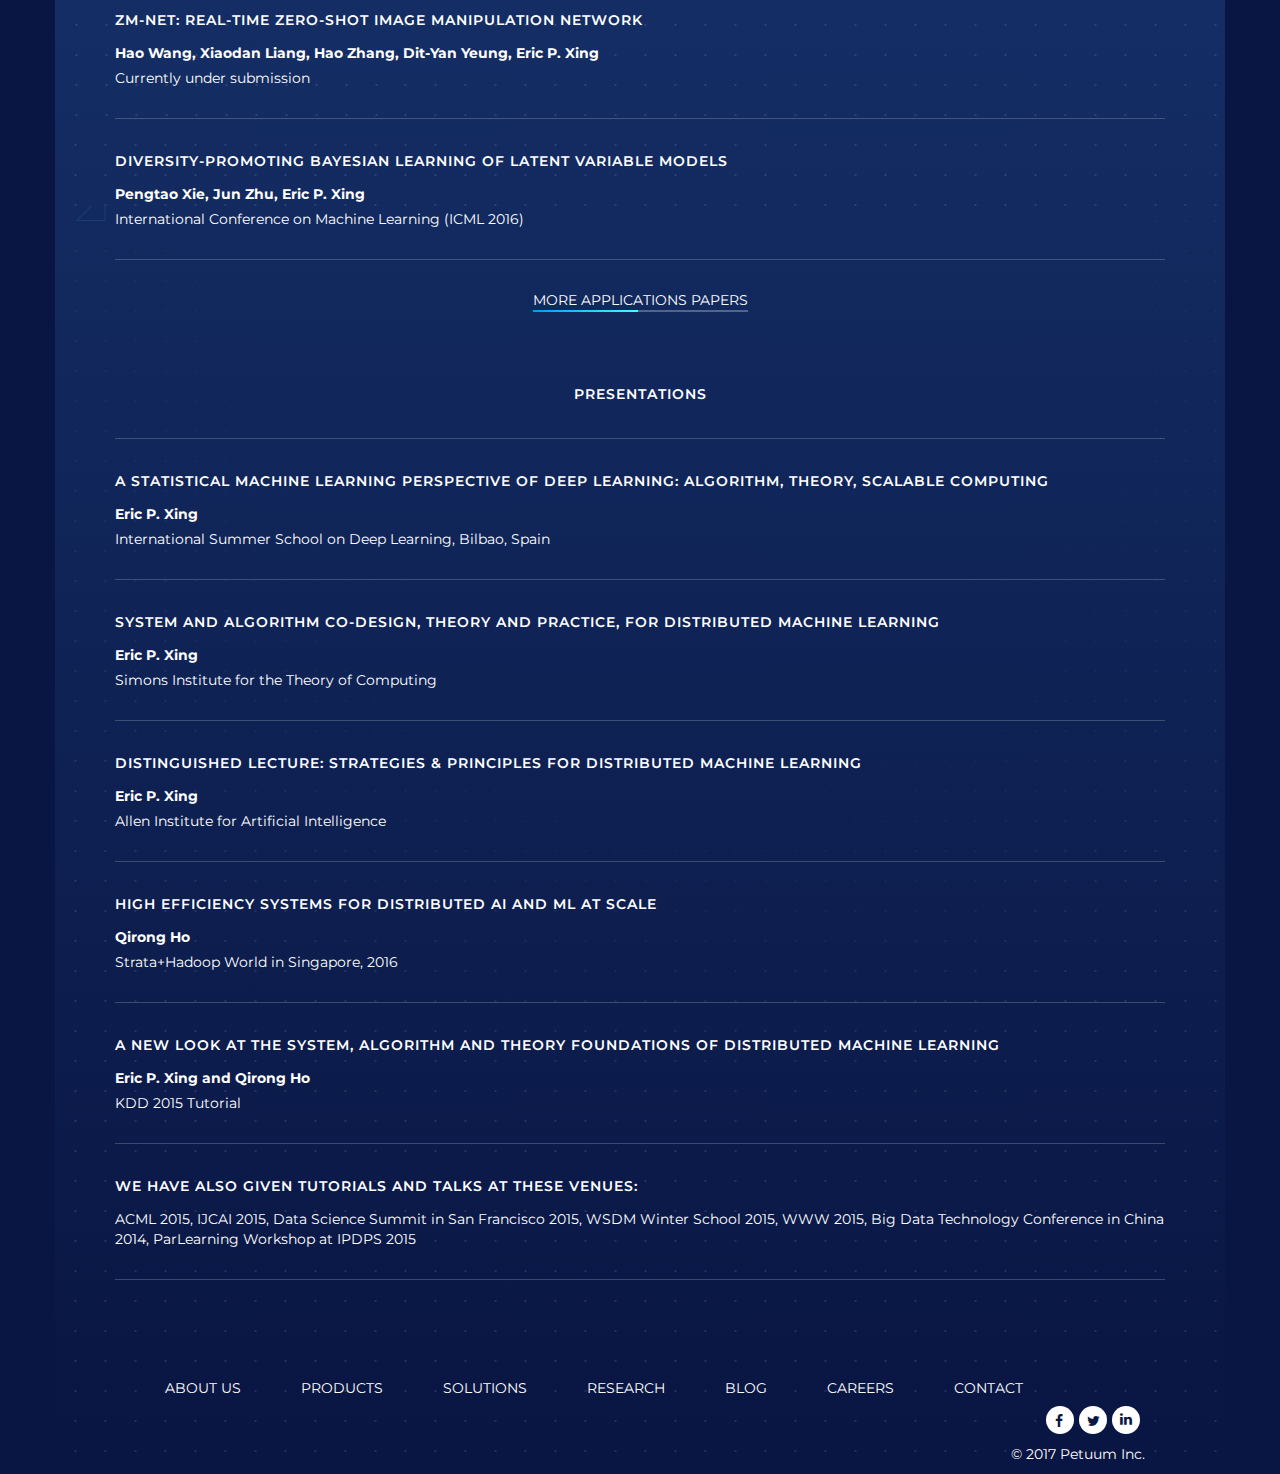
<file: petuum-html/research.html>
<!DOCTYPE html>

<html lang="en">

	<head>

		<meta charset="utf-8">

		<meta http-equiv="X-UA-Compatible" content="IE=edge">

    	<meta name="viewport" content="width=device-width, initial-scale=1">

		<title>Research</title>



		<link rel="stylesheet" href="https://cdnjs.cloudflare.com/ajax/libs/font-awesome/4.7.0/css/font-awesome.min.css">

		<link rel="stylesheet" type="text/css" href="css/bootstrap.min.css">

		<link rel="stylesheet" type="text/css" href="css/bootstrap-theme.min.css">

		<link rel="stylesheet" type="text/css" href="css/main.css"/>

		<link rel="stylesheet" type="text/css" href="css/magnific-popup.css"/>

		<link rel="stylesheet" type="text/css" href="css/responsive.css"/>

		<link rel="stylesheet" type="text/css" href="css/styles.css">



	</head>

	<body>

		<div class="container">

			<header>

				<div class="row">

					<nav class="navbar">

						<div class="navbar-header">

							<button type="button" class="navbar-toggle collapsed" data-toggle="collapse" data-target="#primary-menu">

								<span class="sr-only">Toggle navigation</span>

								<span class="icon-bar"></span>

								<span class="icon-bar"></span>

								<span class="icon-bar"></span>

							</button>

							<a class="navbar-brand" href="index.html"><img src="images/logo.png" alt=""></a>

						</div>

						<div class="navbar-collapse collapse text-center" id="primary-menu">

							<ul class="nav navbar-nav navbar-right text-uppercase mainmenu">

								<li><a href="about-us.html">About Us</a></li>

								<li><a href="products.html">Products</a></li>

								<li><a href="solutions.html">Solutions</a></li>

								<li class="active"><a href="research.html">Research</a></li>

								<li><a href="blog.html">Blog</a></li>

								<li><a href="careers.html">Careers</a></li>

								<li><a href="contact-us.html">Contact</a></li>

							</ul>

						</div>

					</nav>

				</div>

			</header>

			<main>

				<div class="row">

					<div class="res-header text-center">

						<h2>Research</h2>

						<h6>Petuum originated from and is built upon years of ground-breaking research and development in machine learning and distributed computing at Carnegie Mellon University.</h6>

						<p>Major Petuum innovations include the parameter server architecture and theory, the stale-synchronous parallel bridging model, elastic resource scheduling technology, and managed network communication technology in high-performance distributed systems for ML and DL - as well as new ML and DL models and algorithms for actionable, human-level understanding and learning from images, videos and natural language.</p>

					</div>

					<div class="res-content">

						<h2 class="text-center">Publications</h2>

						<div class="col-xs-12 text-center cat-list">

							<a href="#overview">[Overview]</a>

							<a href="#systems">[Systems]</a>

							<a href="#theory">[Theory]</a>

							<a href="#healthcare">[Healthcare]</a>

							<a href="#applications">[Other Applications]</a>

							<a href="#presentations">[Presentations]</a>

						</div>

						<div class="col-xs-12 no-padding overview" id="overview">

							<h6>Overview</h6>

							<hr/>

							<a href="pdf/Xing_TBD15.pdf" target="_blank">
								<h6>Petuum: A New Platform for Distributed Machine Learning on Big Data</h6>
							</a>

							<label>Eric P. Xing, Qirong Ho, Wei Dai, Jin Kyu Kim, Jinliang Wei, Seunghak Lee, Xun Zheng, Pengtao Xie, Abhimanu Kumar, Yaoliang Yu</label>

							<p>IEEE Transactions on Big Data, Volume 1, No. 2, Pages 49-67, 2015</p>

							<hr/>

							<a href="pdf/Xing_Engineering16.pdf" target="_blank">
								<h6>Strategies and Principles of Distributed Machine Learning on Big Data</h6>
							</a>

							<label>Eric P. Xing, Qirong Ho, Pengtao Xie, Wei Dai</label>

							<p>Engineering, Volume 2, No. 2, Pages 179-95, 2016</p>

							<hr/>

						</div>

						<div class="col-xs-12 no-padding system" id="systems">

							<h6>SYSTEMS</h6>

							<hr/>

							<a href="pdf/atc17-paper57.pdf" target="_blank">
								<h6>Poseidon: An Efficient Communication Interface for Distributed Deep Learning on GPU Clusters</h6>
							</a>

							<label>Hao Zhang, Zeyu Zheng, Wei Dai, Qirong Ho, Eric P. Xing</label>

							<p>USENIX Annual Technical Conference (ATC 2017)</p>

							<hr/>

							<a href="pdf/strads-kim-eurosys16_cr.pdf" target="_blank">
								<h6>STRADS: A Distributed Framework for Scheduled Model Parallel Machine Learning</h6>
							</a>

							<label>Jin Kyu Kim, Qirong Ho, Seunghak Lee, Xun Zheng, Wei Dai, Garth A. Gibson, Eric P. Xing</label>

							<p>European Conference on Computer Systems (Eurosys 2016)</p>

							<hr/>

							<a href="pdf/managedcomm.pdf" target="_blank">
								<h6>Managed Communication and Consistency for Fast Data-Parallel Iterative Analytics</h6>
							</a>

							<label>Jinliang Wei, Wei Dai, Aurick Qiao, Henggang Cui, Qirong Ho, Gregory R Ganger, Phillip B. Gibbons, Garth A. Gibson, Eric P. Xing</label>

							<p>ACM Symposium on Cloud Computing (SOCC 2015), Best paper award!</p>

							<hr/>

							<a href="pdf/SSPTable_NIPS2013.pdf" target="_blank">
								<h6>More Effective Distributed ML via a Stale Synchronous Parallel Parameter Server</h6>
							</a>

							<label>Qirong Ho, James Cipar, Henggang Cui, Jin Kyu Kim, Seunghak Lee, Phillip. B. Gib</label>

							<p>Neural Information Processing Systems (NIPS 2013), Oral (top 5%)</p>

							<hr/>
							<a href="#wpb_wl_quick_more_system_view" class="more-pappers wpb_wl_preview open-popup-link" data-effect="mfp-zoom-in">
								<p class="text-uppercase text-center no-margin">More Systems Papers</p>

								<div class="progress">

									<div class="progress-bar" role="progressbar" aria-valuenow="49" aria-valuemin="0" aria-valuemax="100"></div>

								</div>
							</a>
							<div id="wpb_wl_quick_more_system_view" class="mfp-hide mfp-with-anim wpb_wl_quick_view_content wpb_wl_clearfix">
								<div class="modal-body modal-more-pappers">
									<a href="pdf/STRADS_NIPS14.pdf" target="_blank">
										<h6>On Model Parallelization and Scheduling Strategies for Distributed Machine Learning</h6>
									</a>

									<label>Seunghak Lee, Jin Kyu Kim, Xun Zheng, Qirong Ho, Garth A. Gibson, Eric P. Xing</label>

									<p>Neural Information Processing Systems (NIPS 2014)</p>
									<hr/>
									<a href="pdf/1412.1576v1.pdf" target="_blank">
										<h6>LightLDA: Big Topic Models on Modest Compute Clusters</h6>
									</a>

									<label>Jinhui Yuan, Fei Gao, Qirong Ho, Wei Dai, Jinliang Wei, Xun Zheng, Eric P. Xing, Tie-Yan Liu, Wei-Ying Ma</label>

									<p>International World Wide Web Conference (WWW 2015)</p>
									<hr/>
									<a href="pdf/litz-pdl-report.pdf" target="_blank">
										<h6>Litz: An Elastic Framework for High-Performance Distributed Machine Learning</h6>
									</a>

									<label>Aurick Qiao, Abutalib Aghayev, Weiren Yu, Haoyang Chen, Qirong Ho, Garth A. Gibson, Eric P. Xing</label>

									<p>CMU Technical Report</p>
									<hr/>
								</div>
							</div>
						</div>

						<div class="col-xs-12 no-padding" id="theory">

							<h6>THEORY</h6>

							<hr/>

							<a href="pdf/modelparallel-aistats-2016.pdf" target="_blank">
								<h6>On Convergence of Model Parallel Proximal Gradient Algorithm for Stale Synchronous Parallel System</h6>
							</a>

							<label>Yi Zhou, Yaoliang Yu, Wei Dai, Yingbin Liang, Eric P. Xing</label>

							<p>Artificial Intelligence and Statistics (AISTATS 2016)</p>

							<hr/>

							<a href="pdf/2015_ESSP_AAAI_Final.pdf" target="_blank">
								<h6>Analysis of High-Performance Distributed ML at Scale through Parameter Server Consistency Models</h6>
							</a>

							<label>Wei Dai, Abhimanu Kumar, Jinliang Wei, Qirong Ho, Garth A. Gibson, Eric P. Xing</label>

							<p>AAAI Conference on Artificial Intelligence (AAAI 2015)</p>

							<hr/>

							<a href="pdf/Xie_etal_UAI16.pdf" target="_blank">
								<h6>Lighter-Communication Distributed Machine Learning via Sufficient Factor Broadcasting</h6>
							</a>

							<label>Pengtao Xie, Jin Kyu Kim, Yi Zhou, Qirong Ho, Abhimanu Kumar, Yaoliang Yu, Eric P. Xing</label>

							<p>Uncertainty in Artificial Intelligence (UAI 2016)</p>

							<hr/>

						</div>

						<div class="col-xs-12 no-padding" id="healthcare">

							<h6>HEALTHCARE</h6>

							<hr/>

							<a href="#">
								<h6>Petuum Healthcare Research</h6>
							</a>

							<p>Petuum Healthcare Research is dedicated to developing state-of-the-art deep learning and machine learning techniques to aid clinical workflow and support clinical decision-making process.</p>

							<hr/>

						</div>

						<div class="col-xs-12 no-padding application" id="applications">

							<h6>OTHER APPLICATIONS</h6>

							<hr/>

							<a href="pdf/Hu_etal_ACL16.pdf" target="_blank">
								<h6>Harnessing Deep Neural Networks with Logic Rules</h6>
							</a>

							<label>Zhiting Hu, Xuezhe Ma, Zhengzhong Liu, Eduard Hovy and Eric P. Xing</label>

							<p>Annual Meeting of the Association for Computational Linguistics (ACL 2016) | Outstanding Paper Award!</p>

							<hr/>

							<a href="pdf/P15-1024.pdf" target="_blank">
								<h6>Learning Answer-Entailing Structures for Machine Comprehension</h6>
							</a>

							<label>Mrinmaya Sachan, Avinava Dubey, Matthew Richardson, Eric P. Xing</label>

							<p>Annual Meeting of the Association for Computational Linguistics (ACL 2015) | Honorable Mention Recipient</p>

							<hr/>

							<a href="pdf/1703.07255.pdf" target="_blank">
								<h6>ZM-Net: Real-time Zero-shot Image Manipulation Network</h6>
							</a>

							<label>Hao Wang, Xiaodan Liang, Hao Zhang, Dit-Yan Yeung, Eric P. Xing</label>

							<p>Currently under submission</p>

							<hr/>

							<a href="pdf/Xie_Zhu_Xing_ICML16.pdf" target="_blank">
								<h6>Diversity-Promoting Bayesian Learning of Latent Variable Models</h6>
							</a>

							<label>Pengtao Xie, Jun Zhu, Eric P. Xing</label>

							<p>International Conference on Machine Learning (ICML 2016)</p>

							<hr/>
							<a href="#wpb_wl_quick_more_application_view" class="more-pappers wpb_wl_preview open-popup-link" data-effect="mfp-zoom-in">
								<p class="text-uppercase text-center no-margin">More Applications Papers</p>

								<div class="progress">

									<div class="progress-bar" role="progressbar" aria-valuenow="49" aria-valuemin="0" aria-valuemax="100"></div>

								</div>
							</a>
							<div id="wpb_wl_quick_more_application_view" class="mfp-hide mfp-with-anim wpb_wl_quick_view_content wpb_wl_clearfix">
								<div class="modal-body modal-more-pappers">
									<a href="pdf/Sachan_Dubey_Xing_ACL16c.pdf" target="_blank">
										<h6>Science Question Answering using Instructional Materials</h6>
									</a>

									<label>Mrinmaya Sachan and Eric P. Xing</label>

									<p>Annual Meeting of the Association for Computational Linguistics (ACL 2016)</p>
									<hr/>
									<a href="pdf/Zhang_etal_ACL16.pdf" target="_blank">
										<h6>Learning Concept Taxonomies from Multi-modal Data</h6>
									</a>

									<label>Hao Zhang, Zhiting Hu, Yuntian Deng, Mrinmaya Sachan, Zhicheng Yan, Eric P. Xing</label>

									<p>Annual Meeting of the Association for Computational Linguistics (ACL 2016)</p>
									<hr/>
									<a href="pdf/Hu_Luo_Sachan_Nie_Xing_IJCAI16.pdf" target="_blank">
										<h6>Grounding Topic Models with Knowledge Bases</h6>
									</a>

									<label>Zhiting Hu, Gang Luo, Mrinmaya Sachan, Zaiqing Nie and Eric P. Xing</label>

									<p>International Joint Conference on Artificial Intelligence (IJCAI 2016)</p>
									<hr/>
									<a href="pdf/emnlp16deep.pdf" target="_blank">
										<h6>Deep Neural Networks with Massive Learned Knowledge</h6>
									</a>

									<label>Zhiting Hu, Zichao Yang, Ruslan Salakhutdinov, Eric P. Xing</label>

									<p>Conference on Empirical Methods on Natural Language Processing</p>
									<hr/>
								</div>
							</div>

						</div>

						<div class="col-xs-12 no-padding" id="presentations">

							<h6>Presentations</h6>

							<hr/>

							<a href="pdf/DL-all-final2.pdf" target="_blank">
								<h6>A Statistical Machine Learning Perspective of Deep Learning: Algorithm, Theory, Scalable Computing</h6>
							</a>

							<label>Eric P. Xing</label>

							<p>International Summer School on Deep Learning, Bilbao, Spain</p>

							<hr/>

							<a href="https://simons.berkeley.edu/talks/tba-4" target="_blank">
								<h6>System and Algorithm Co-Design, Theory and Practice, for Distributed Machine Learning</h6>
							</a>

							<label>Eric P. Xing</label>

							<p>Simons Institute for the Theory of Computing</p>

							<hr/>

							<a href="pdf/Xing_Allen16.pdf" target="_blank">
								<h6>Distinguished Lecture: Strategies & Principles for Distributed Machine Learning</h6>
							</a>

							<label>Eric P. Xing</label>

							<p>Allen Institute for Artificial Intelligence</p>

							<hr/>

							<a href="https://www.youtube.com/watch?v=WhxSObroM8I" target="_blank">
								<h6>High Efficiency Systems for Distributed AI and ML at Scale</h6>
							</a>

							<label>Qirong Ho</label>

							<p>Strata+Hadoop World in Singapore, 2016</p>

							<hr/>

							<a href="pdf/SysAlgTheoryKDD2015.pdf" target="_blank">
								<h6>A New Look at the System, Algorithm and Theory Foundations of Distributed Machine Learning</h6>
							</a>

							<label>Eric P. Xing and Qirong Ho</label>

							<p>KDD 2015 Tutorial</p>

							<hr/>

							<a href="#">
								<h6>We have also given tutorials and talks at these venues:</h6>
							</a>

							<p>ACML 2015, IJCAI 2015, Data Science Summit in San Francisco 2015, WSDM Winter School 2015, WWW 2015, Big Data Technology Conference in China 2014, ParLearning Workshop at IPDPS 2015</p>

							<hr/>

						</div>

					</div>

				</div>

			</main>

			<footer>

				<div class="row no-margin">

					<div class="col-xs-12 footer-nav">

						<div class="footer-menu">

							<ul class="text-uppercase">

								<li><a href="about-us.html">About Us</a></li>

								<li><a href="petuum-os.html">Products</a></li>

								<li><a href="solutions.html">Solutions</a></li>

								<li><a href="research.html">Research</a></li>

								<li><a href="blog.html">Blog</a></li>

								<li><a href="careers.html">Careers</a></li>

								<li><a href="contact-us.html">Contact</a></li>

							</ul>

						</div>

						<div class="demopadding text-center">

							<a href="https://www.facebook.com/petuum/" target="_blank">

								<div class="icon social fb"><i class="fa fa-facebook"></i></div>

							</a>

							<a href="https://twitter.com/petuuminc" target="_blank">

								<div class="icon social tw"><i class="fa fa-twitter"></i></div>

							</a>

							<a href="https://www.linkedin.com/company/petuum-inc" target="_blank">

								<div class="icon social in"><i class="fa fa-linkedin"></i></div>

							</a>
							
						</div>  

					</div>

					<div class="col-xs-12 text-right footer-info">

						<p>© 2017 Petuum Inc.</p>

					</div>

				</div>

			</footer>

		</div>



<!-- Placed at the end of the document so the pages load faster -->

		<script type="text/javascript" src="js/jquery-3.2.1.min.js"></script>

		<script type="text/javascript" src="js/bootstrap.min.js"></script>

        <script type="text/javascript" src="js/jquery.magnific-popup.min.js"></script>

    	<script type="text/javascript" src="js/custom.js"></script>



	</body>

</html>
</file>
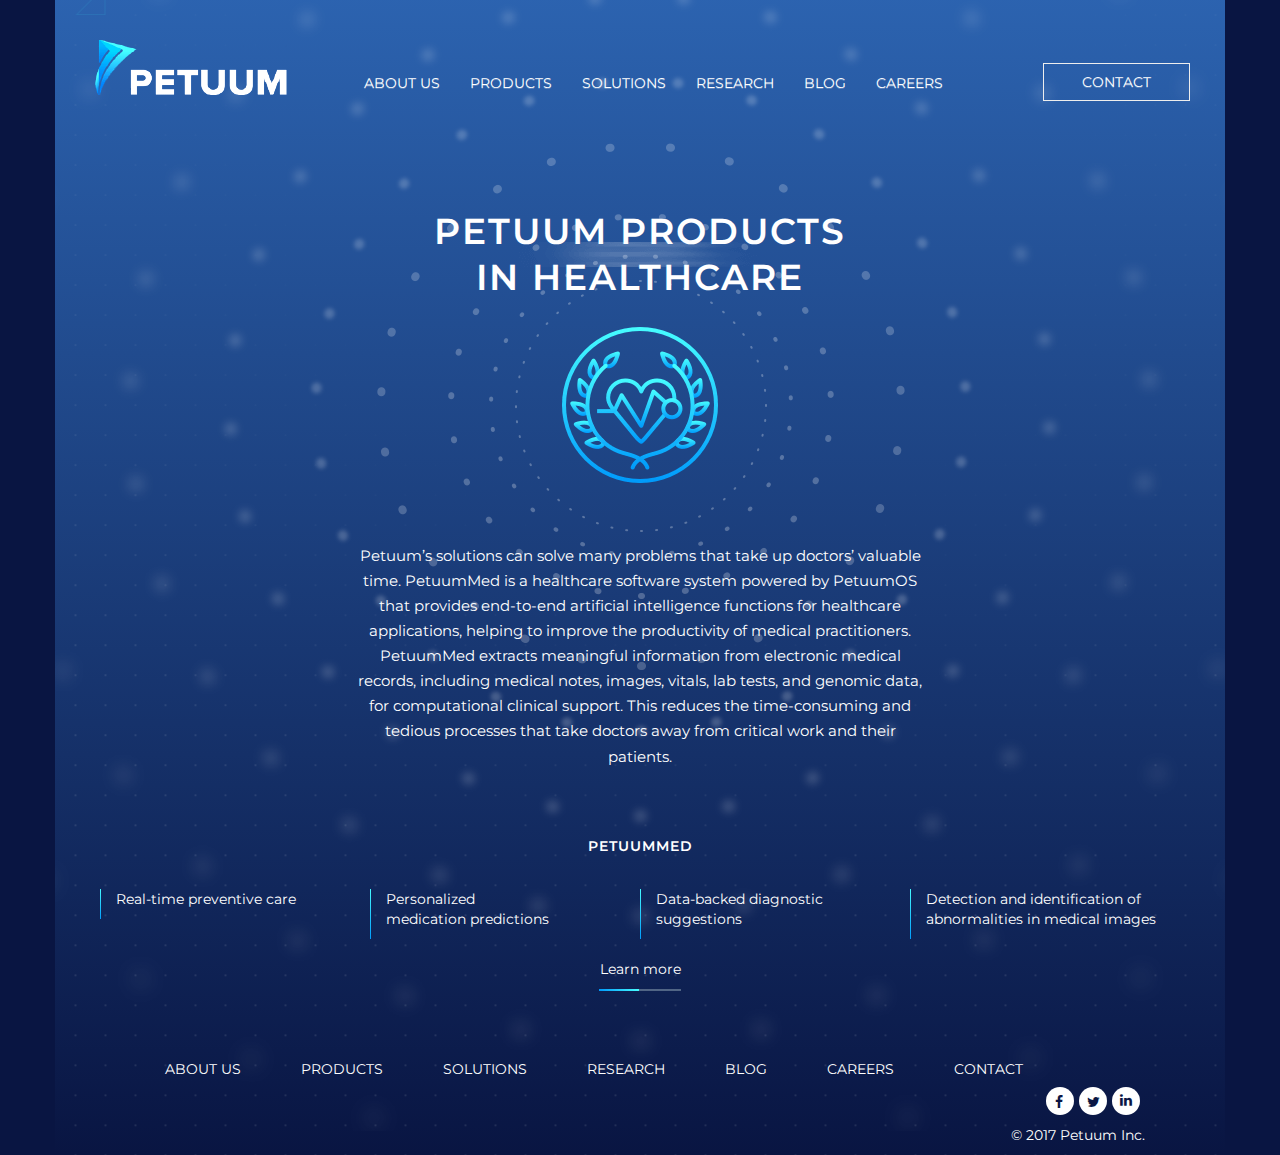
<file: petuum-html/solutions-detail.html>
<!DOCTYPE html>

<html lang="en">

	<head>

		<meta charset="utf-8">

		<meta http-equiv="X-UA-Compatible" content="IE=edge">

    	<meta name="viewport" content="width=device-width, initial-scale=1">

		<title>Solutions-Detail</title>



		<link rel="stylesheet" href="https://cdnjs.cloudflare.com/ajax/libs/font-awesome/4.7.0/css/font-awesome.min.css">

		<link rel="stylesheet" type="text/css" href="css/bootstrap.min.css">

		<link rel="stylesheet" type="text/css" href="css/bootstrap-theme.min.css">

		<link rel="stylesheet" type="text/css" href="css/responsive.css"/>

		<link rel="stylesheet" type="text/css" href="css/styles.css">



	</head>

	<body>

		<div class="container">

			<header>

				<div class="row">

					<nav class="navbar">

						<div class="navbar-header">

							<button type="button" class="navbar-toggle collapsed" data-toggle="collapse" data-target="#primary-menu">

								<span class="sr-only">Toggle navigation</span>

								<span class="icon-bar"></span>

								<span class="icon-bar"></span>

								<span class="icon-bar"></span>

							</button>

							<a class="navbar-brand" href="index.html"><img src="images/logo.png" alt=""></a>

						</div>

						<div class="navbar-collapse collapse text-center" id="primary-menu">

							<ul class="nav navbar-nav navbar-right text-uppercase mainmenu">

								<li><a href="about-us.html">About Us</a></li>

								<li><a href="products.html">Products</a></li>

								<li><a href="solutions.html">Solutions</a></li>

								<li><a href="research.html">Research</a></li>

								<li><a href="blog.html">Blog</a></li>

								<li><a href="careers.html">Careers</a></li>

								<li><a href="contact-us.html">Contact</a></li>

							</ul>

						</div>

					</nav>

				</div>

			</header>

			<main>

				<div class="row text-center">

					<div class="sol-detail-banner">

						<h2>Petuum Products <br>in Healthcare</h2>

						<img src="images/healthcare.png">

						<p>Petuum’s solutions can solve many problems that take up doctors’ valuable time. PetuumMed is a healthcare software system powered by PetuumOS that provides end-to-end artificial intelligence functions for healthcare applications, helping to improve the productivity of medical practitioners. PetuumMed extracts meaningful information from electronic medical records, including medical notes, images, vitals, lab tests, and genomic data, for computational clinical support. This reduces the time-consuming and tedious processes that take doctors away from critical work and their patients.</p>

					</div>

					<div class="row petuummed">

						<h6>PetuumMed</h6>

						<div class="col-xs-12 col-sm-6 col-md-3">

							<p>Real-time preventive care</p>

						</div>

						<div class="col-xs-12 col-sm-6 col-md-3">

							<p>Personalized <br>medication predictions</p>

						</div>

						<div class="col-xs-12 col-sm-6 col-md-3">

							<p>Data-backed diagnostic suggestions</p>

						</div>

						<div class="col-xs-12 col-sm-6 col-md-3">

							<p>Detection and identification of abnormalities in medical images</p>

						</div>

						<p class="learn-more">Learn more</p>

						<div class="progress">

							<div class="progress-bar" role="progressbar" aria-valuenow="49" aria-valuemin="0" aria-valuemax="100"></div>

						</div>

					</div>

				</div>

			</main>

			<footer>

				<div class="row no-margin">

					<div class="col-xs-12 footer-nav">

						<div class="footer-menu">

							<ul class="text-uppercase">

								<li><a href="about-us.html">About Us</a></li>

								<li><a href="petuum-os.html">Products</a></li>

								<li><a href="solutions.html">Solutions</a></li>

								<li><a href="research.html">Research</a></li>

								<li><a href="blog.html">Blog</a></li>

								<li><a href="careers.html">Careers</a></li>

								<li><a href="contact-us.html">Contact</a></li>

							</ul>

						</div>

						<div class="demopadding text-center">

							<a href="https://www.facebook.com/petuum/" target="_blank">

								<div class="icon social fb"><i class="fa fa-facebook"></i></div>

							</a>

							<a href="https://twitter.com/petuuminc" target="_blank">

								<div class="icon social tw"><i class="fa fa-twitter"></i></div>

							</a>

							<a href="https://www.linkedin.com/company/petuum-inc" target="_blank">

								<div class="icon social in"><i class="fa fa-linkedin"></i></div>

							</a>
							
						</div>  

					</div>

					<div class="col-xs-12 text-right footer-info">

						<p>© 2017 Petuum Inc.</p>

					</div>

				</div>

			</footer>

		</div>



<!-- Placed at the end of the document so the pages load faster -->

		<script type="text/javascript" src="js/jquery-3.2.1.min.js"></script>

		<script type="text/javascript" src="js/bootstrap.min.js"></script>

    	<script type="text/javascript" src="js/custom.js"></script>



	</body>

</html>
</file>
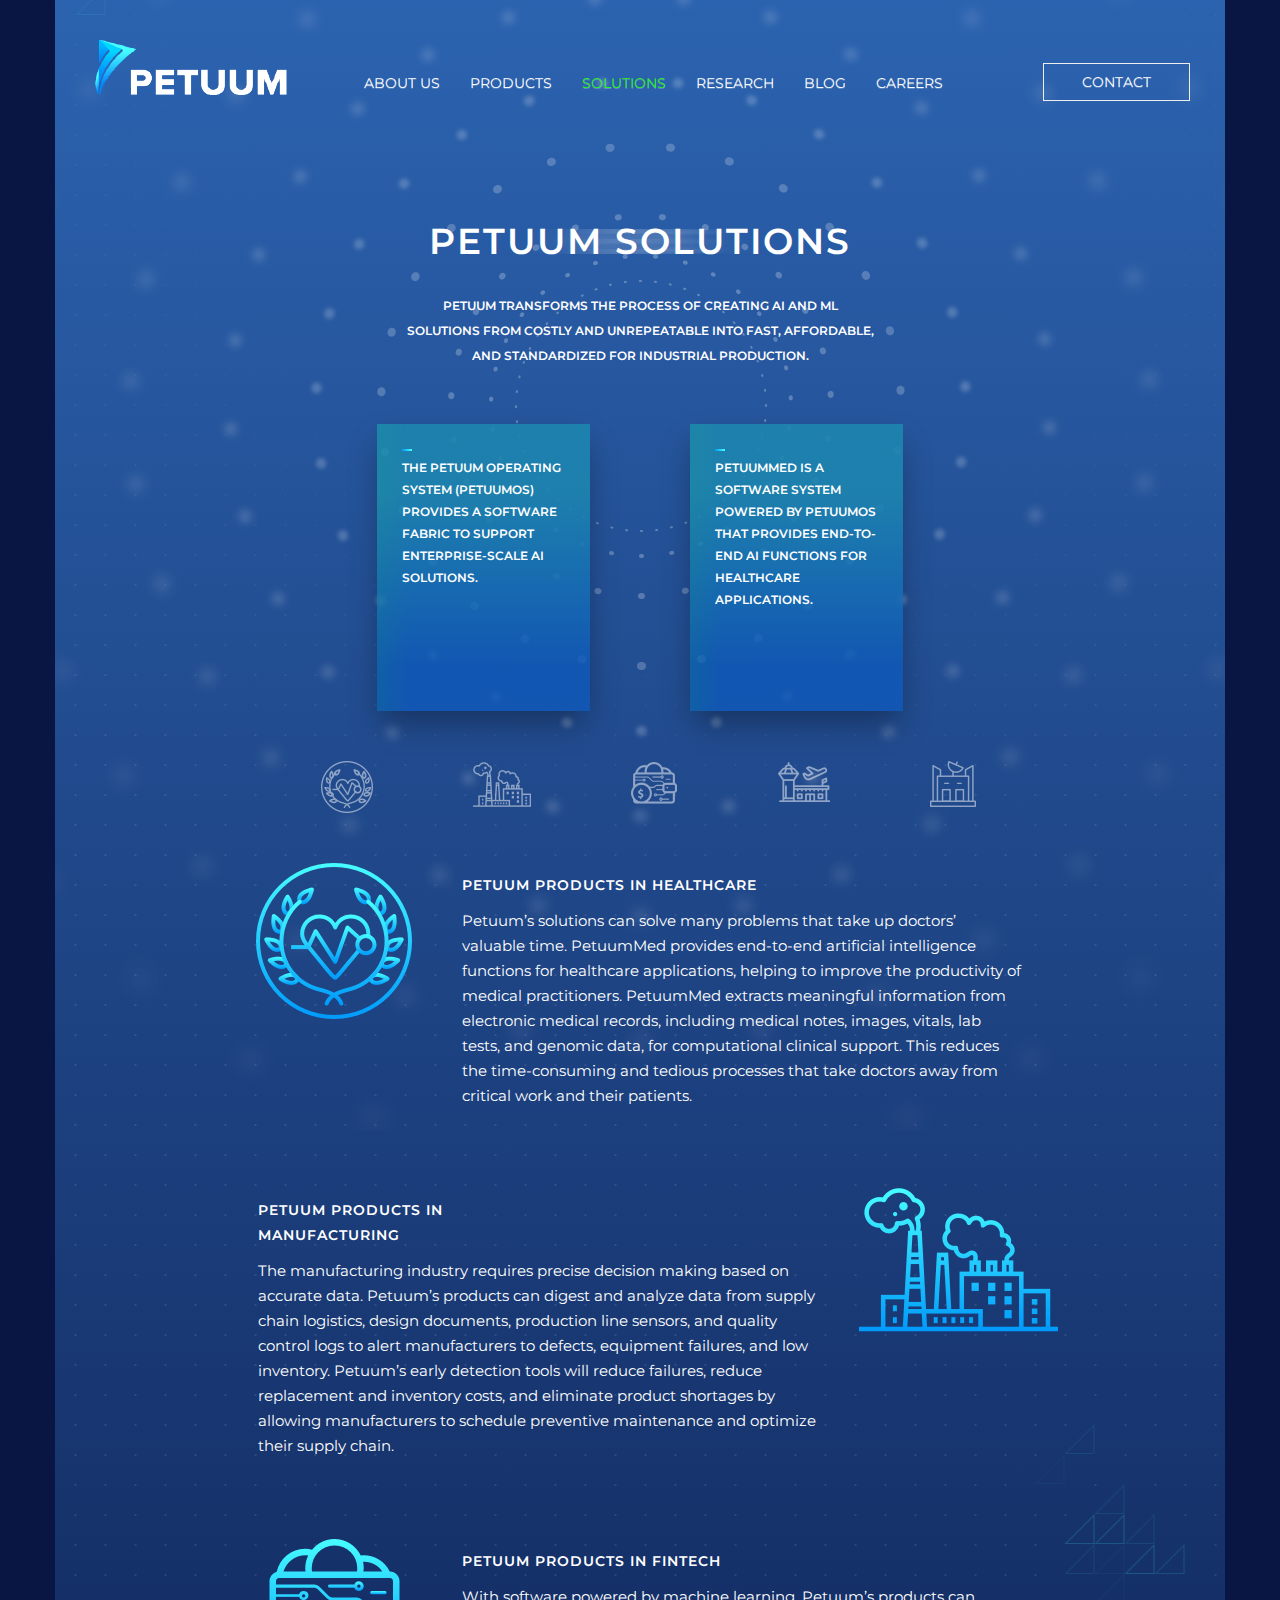
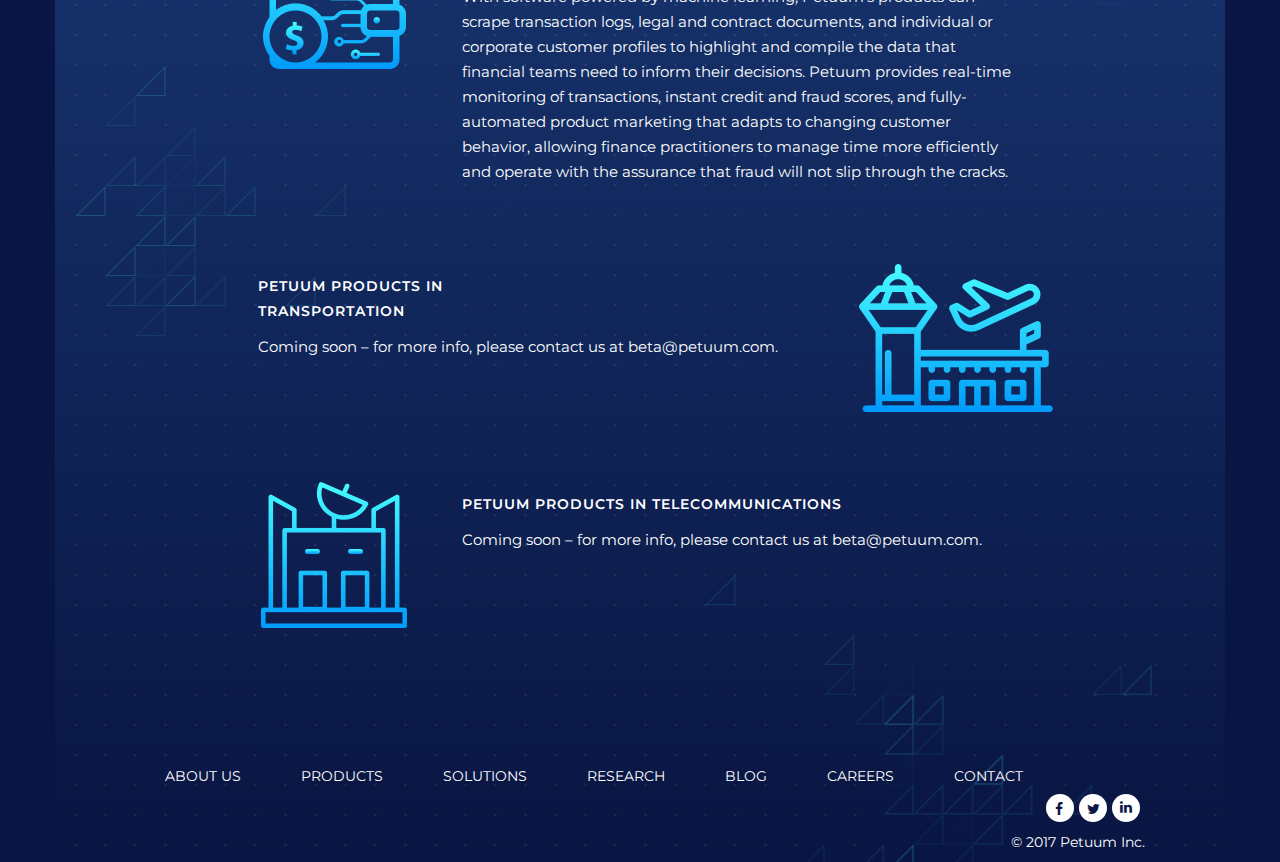
<file: petuum-html/solutions.html>
<!DOCTYPE html>

<html lang="en">

	<head>

		<meta charset="utf-8">

		<meta http-equiv="X-UA-Compatible" content="IE=edge">

    	<meta name="viewport" content="width=device-width, initial-scale=1">

		<title>Solutions</title>



		<link rel="stylesheet" href="https://cdnjs.cloudflare.com/ajax/libs/font-awesome/4.7.0/css/font-awesome.min.css">

		<link rel="stylesheet" type="text/css" href="css/bootstrap.min.css">

		<link rel="stylesheet" type="text/css" href="css/bootstrap-theme.min.css">

		<link rel="stylesheet" type="text/css" href="css/responsive.css"/>

		<link rel="stylesheet" type="text/css" href="css/styles.css">



	</head>

	<body>

		<div class="container">

			<header>

				<div class="row">

					<nav class="navbar">

						<div class="navbar-header">

							<button type="button" class="navbar-toggle collapsed" data-toggle="collapse" data-target="#primary-menu">

								<span class="sr-only">Toggle navigation</span>

								<span class="icon-bar"></span>

								<span class="icon-bar"></span>

								<span class="icon-bar"></span>

							</button>

							<a class="navbar-brand" href="index.html"><img src="images/logo.png" alt=""></a>

						</div>

						<div class="navbar-collapse collapse text-center" id="primary-menu">

							<ul class="nav navbar-nav navbar-right text-uppercase mainmenu">

								<li><a href="about-us.html">About Us</a></li>

								<li><a href="products.html">Products</a></li>

								<li class="active"><a href="solutions.html">Solutions</a></li>

								<li><a href="research.html">Research</a></li>

								<li><a href="blog.html">Blog</a></li>

								<li><a href="careers.html">Careers</a></li>

								<li><a href="contact-us.html">Contact</a></li>

							</ul>

						</div>

					</nav>

				</div>

			</header>

			<main>

				<div class="solutions">

					<div class="row text-center solution-header">

						<h2>Petuum solutions</h2>

						<p>Petuum transforms the process of creating AI and ML solutions from costly and unrepeatable into fast, affordable, and standardized for industrial production.</p>

					</div>

					<div class="row summary">

						<div class="col-xs-12 col-sm-6">

							<div class="sol-summary">

								<div class="stats-bar"></div>

								<p>The Petuum Operating System (PetuumOS) provides a software fabric to support enterprise-scale AI solutions.</p>

							</div>

						</div>

						<div class="col-xs-12 col-sm-6">

							<div class="sol-summary">

								<div class="stats-bar"></div>

								<p>PetuumMed is a software system powered by PetuumOS that provides end-to-end AI functions for healthcare applications.</p>

							</div>

						</div>

					</div>

					<div class="row sol-icons">

						<ul>

							<li><img src="images/solution-1.png"></li>

							<li><img src="images/solution-2.png"></li>

							<li><img src="images/solution-3.png"></li>

							<li><img src="images/solution-4.png"></li>

							<li><img src="images/solution-5.png"></li>

						</ul>

					</div>

					<div class="row petuum-products">

						<div class="col-xs-12 col-sm-3 image-col">

							<img src="images/healthcare.png">

						</div>

						<div class="col-xs-12 col-sm-9 text-col">

							<h6>Petuum Products in Healthcare</h6>

							<p>Petuum’s solutions can solve many problems that take up doctors’ valuable time. PetuumMed provides end-to-end artificial intelligence functions for healthcare applications, helping to improve the productivity of medical practitioners. PetuumMed extracts meaningful information from electronic medical records, including medical notes, images, vitals, lab tests, and genomic data, for computational clinical support. This reduces the time-consuming and tedious processes that take doctors away from critical work and their patients.</p>

						</div>

					</div>

					<div class="row petuum-products">

						<div class="col-xs-12 col-sm-9 text-col">

							<h6>Petuum Products in <br>Manufacturing</h6>

							<p>The manufacturing industry requires precise decision making based on accurate data. Petuum’s products can digest and analyze data from supply chain logistics, design documents, production line sensors, and quality control logs to alert manufacturers to defects, equipment failures, and low inventory. Petuum’s early detection tools will reduce failures, reduce replacement and inventory costs, and eliminate product shortages by allowing manufacturers to schedule preventive maintenance and optimize their supply chain.</p>

						</div>

						<div class="col-xs-12 col-sm-3 image-col">

							<img src="images/manufact.png">

						</div>

					</div>

					<div class="row petuum-products">

						<div class="col-xs-12 col-sm-3 image-col">

							<img src="images/fintech.png">

						</div>

						<div class="col-xs-12 col-sm-9 text-col">

							<h6>Petuum Products in Fintech</h6>

							<p>With software powered by machine learning, Petuum’s products can scrape transaction logs, legal and contract documents, and individual or corporate customer profiles to highlight and compile the data that financial teams need to inform their decisions. Petuum provides real-time monitoring of transactions, instant credit and fraud scores, and fully-automated product marketing that adapts to changing customer behavior, allowing finance practitioners to manage time more efficiently and operate with the assurance that fraud will not slip through the cracks.</p>

						</div>

					</div>

					<div class="row petuum-products">

						<div class="col-xs-12 col-sm-9 text-col">

							<h6>Petuum Products in <br>Transportation</h6>

							<p>Coming soon – for more info, please contact us at <a href="emailto:beta@petuum.com">beta@petuum.com.</a></p>

						</div>

						<div class="col-xs-12 col-sm-3 image-col">

							<img src="images/transport.png">

						</div>

					</div>

					<div class="row petuum-products">

						<div class="col-xs-12 col-sm-3 image-col">

							<img src="images/telecom.png">

						</div>

						<div class="col-xs-12 col-sm-9 text-col">

							<h6>Petuum Products in Telecommunications</h6>

							<p>Coming soon – for more info, please contact us at <a href="emailto:beta@petuum.com">beta@petuum.com.</a></p>

						</div>

					</div>

				</div>

			</main>

			<footer>

				<div class="row no-margin">

					<div class="col-xs-12 footer-nav">

						<div class="footer-menu">

							<ul class="text-uppercase">

								<li><a href="about-us.html">About Us</a></li>

								<li><a href="petuum-os.html">Products</a></li>

								<li><a href="solutions.html">Solutions</a></li>

								<li><a href="research.html">Research</a></li>

								<li><a href="blog.html">Blog</a></li>

								<li><a href="careers.html">Careers</a></li>

								<li><a href="contact-us.html">Contact</a></li>

							</ul>

						</div>

						<div class="demopadding text-center">

							<a href="https://www.facebook.com/petuum/" target="_blank">

								<div class="icon social fb"><i class="fa fa-facebook"></i></div>

							</a>

							<a href="https://twitter.com/petuuminc" target="_blank">

								<div class="icon social tw"><i class="fa fa-twitter"></i></div>

							</a>

							<a href="https://www.linkedin.com/company/petuum-inc" target="_blank">

								<div class="icon social in"><i class="fa fa-linkedin"></i></div>

							</a>
							
						</div>  

					</div>

					<div class="col-xs-12 text-right footer-info">

						<p>© 2017 Petuum Inc.</p>

					</div>

				</div>

			</footer>

		</div>



<!-- Placed at the end of the document so the pages load faster -->

		<script type="text/javascript" src="js/jquery-3.2.1.min.js"></script>

		<script type="text/javascript" src="js/bootstrap.min.js"></script>

    	<script type="text/javascript" src="js/custom.js"></script>



	</body>

</html>
</file>
<file: petuum-html/css/responsive.css>
@media screen and (min-width: 1310px) {
	.container {
		width: 1280px;
		padding: 0 50px;
	}
}

@media screen and (min-width: 1025px) {
	.mainmenu.navbar-nav {
		margin-top: 28px;
	}
	.modal-dialog {
	    width: 970px;
	    margin: 80px auto;
	}
	#blog div.row,
	#career div.row {
		margin: 0 54px;
		padding: 0 44px;
	}
}

@media screen and (max-width: 1024px) {
	.contact-map {
		margin: 0 -74px !important;
	}
}

@media screen and (max-width: 767px) {
	.mainmenu.navbar-nav > li:last-child {
		display: inline-block;
	}
	.footer-info {
		text-align: center;
	}
	.footer-nav .demopadding {
		margin: 0 auto;
		float: none;
	}
	.footer-nav .footer-menu {
		float: none;
		width: 100%;
	}
	.footer-nav .footer-menu ul,
	.solutions .summary,
	#petuum-hp .petuum-hp-news {
		display: block;
	}
	.footer-nav .footer-menu ul > li {
		padding: 8px 8px !important;
	}
	.latest-news .row {
		margin: 0 -15px !important;
	}
}

@media screen and (min-width: 768px) {
	.mainmenu.navbar-nav > li > a {
		padding: 10px 15px;
	}
}

@media screen and (max-width: 340px) {
	.navbar-header .navbar-brand > img {
		width: 75%;
	}
	.navbar-header .navbar-toggle {
		margin: 20px 0 8px;
	}
}

@media screen and (max-width: 480px) {
	.section-row.section-row-in ul {
		display: block;
		text-align: center;
	}
}

@media screen and (max-width: 1199px) {
	.footer-nav .footer-menu ul > li {
		padding: 8px 25px;
	}
	footer {
		padding: 0 !important;
	}
}

@media screen and (max-width: 991px) {
	.mainmenu.navbar-nav > li:last-child {
		margin-left: 0 !important;
	}
	.footer-nav .footer-menu ul > li {
		padding: 8px;
	}
}
</file>
<file: petuum-html/css/styles.css>
@import url('https://fonts.googleapis.com/css?family=Open+Sans');

@import url('https://fonts.googleapis.com/css?family=Montserrat');



body {

	background: #091542;

	font-family: 'Montserrat', sans-serif;

	color: #fff;

}



main {

	margin: 30px 40px;

	padding: 30px 20px;

}



footer {

	padding: 0 50px;

}



h2 {

	font-size: 36px;

	font-weight: 600;

	line-height: 1.28;

	letter-spacing: 2px;

	text-transform: uppercase;

	background: url(../images/title-bg.png);

	background-repeat: no-repeat;

	background-position: center;

}



h3 {

	font-size: 30px;

	font-weight: 600;

	letter-spacing: 1.5px;

	text-transform: uppercase;

}



h6 {

	font-size: 14px;

	line-height: 1.79;

	letter-spacing: 1px;

	font-weight: 600;

	text-transform: uppercase;

}



a {

	color: #fff;

}



.container {

	background: url(../images/bg1.png), url(../images/bg4.png), linear-gradient(to top, rgba(9, 21, 66, 0.88), rgba(45, 102, 180, 0.96));

	background-position: top center, top center;

	background-repeat: repeat, no-repeat;

}



.no-padding {

	padding: 0;

}



.no-margin {

	margin: 0;

}



.clearfix {

	clear: both;

}



.navbar {

	border: 0;

	margin: 35px;

}



.navbar-brand {

	padding: 0px;

	height: 65px;

}



.navbar-brand > img {

	height: auto;

	padding: 5px;

	width: 100%;

}



.navbar-toggle {

    z-index: 1;

    margin-top: 32px;

    background: rgba(0, 0, 0, 0.25);

}



.navbar-toggle .icon-bar{

	background: #333;

}



.mainmenu.navbar-nav > li:last-child {

	margin-left: 85px;

	border: 1px solid #eee;

}



.mainmenu.navbar-nav > li:last-child a {

	padding: 8px 38px;

}



.mainmenu.navbar-nav > li > a {

	transition: .25s ease-out;

}



.mainmenu.navbar-nav > li > a:focus {

	background: #2758a1;

}



.mainmenu.navbar-nav > li.active a {

	color: #2df122;

}



.mainmenu.navbar-nav > li > a:hover {

	background: #fff;

	color: #147f0e;

}



.footer-info p {

	margin: 10px 0;

}



.demopadding {

	width: 99px;

	float: right;

}



.icon {

	position: relative;

	text-align: center;

	width: 0px;

	height: 0px;

	padding: 14px;

	border-top-right-radius: 20px;

	border-top-left-radius: 20px;

	border-bottom-right-radius: 20px;

	border-bottom-left-radius: 20px; 

	-moz-border-radius:	20px 20px 20px 20px;

	-webkit-border-radius: 20px 20px 20px 20px;

	-khtml-border-radius: 20px 20px 20px 20px; 	

	color: #fff;

}



.icon i {

	font-size: 14px;

	position: absolute;

	left: 9px;

	top: 8px;

}



.icon.social {

	float: left;

	margin: 0 5px 0 0;

	cursor: pointer;

	background: #fff;

	color: #0a1644;

	transition: 0.5s;

	-moz-transition: 0.5s;

	-webkit-transition: 0.5s;

	-o-transition: 0.5s; 	

}



.icon.social:hover {

	background: #fff;

	color: #147f0e;

	transition: 0.5s;

	-moz-transition: 0.5s;

	-webkit-transition: 0.5s;

	-o-transition: 0.5s;

}



.icon.social.fb i {

	left: 9px;

	top: 8px;

}



.icon.social.tw i {

	left: 8px;

}



.icon.social.in i {

	left: 8px;

	top: 6px;

}



.footer-menu {

	float: left;

}



.footer-menu ul {

	display: inline-flex;

	list-style: none;

	margin: 0;

	padding: 0;

}



.footer-menu ul > li {

	padding: 8px 30px;

}



.petuumos {

	padding: 20px 15%;

	text-align: center;

}



.petuumos h2 {

	margin-bottom: 30px;

	font-weight: bold;

}



.petuumos p {

	font-size: 15px;

	line-height: 1.67;

	margin: 0 0 27px;

}



.section-row {

	margin: 0 0 70px;

}



.section-row ul {

	list-style: none;

    display: inline-flex;

    padding: 0;

}



.section-row ul > li {

	padding: 55px;

}



.section-row ul > li:first-child {

	padding-left: 20px;

}



.section-row ul > li:nth-child(3) {

	background: url(../images/briefcase-bg.png) center center no-repeat;

	background-size: cover;

}



.section-row ul > li:last-child {

	padding-right: 20px;

}



.section-row-os {

	padding: 0 65px;

}



.section-row-in h6 {

	margin-bottom: 29px;

}



.section-row-in p {

	padding: 0 27px;

}



.section-row-in .learn-more {

	margin: 3px 0 2px;

	font-size: 10px;

	font-weight: 600;

}



.progress {

    width: 70px;

    margin: 0 auto;

    height: 2px;

    border-radius: 0;

    box-shadow: none;

    background: rgba(100, 120, 148, 0.78);

}



.progress-bar {

	width: 49%;

	background-image: linear-gradient(to right, #009afb, #47fdff);

	box-shadow: none;

}



.section-row-perform {

	margin: 0 0 13px;

}



.section-row-perform p {

	padding: 0 17px;

}



.icons-group {

	margin: 0 0 24px;

	padding-left: 2%;

}



.icon-panel {

	margin-bottom: 56px;

}



.icon-panel img {

    float: left;

    margin: 0 30px 30px 0;

}



.icon-panel label {

	font-size: 14px;

    letter-spacing: 1px;

    margin-bottom: 10px;

}



.icon-panel p {

    font-size: 15px;

    line-height: 1.67;

    padding: 0 31px;

}



.ochestrate {

	display: flex;

    justify-content: space-between;

}



.ochest-med p,

.ochest-pos p {

	font-size: 12px;

	margin-top: 38px;

}



.ochest-med p:before,

.ochest-pos p:after {

	content: "";

	font-family: "FontAwesome"

}



.ochest-med p:before {

	content: "\f177 ";

	margin-right: 10px;

}



.ochest-pos p:after {

	content: "\f178";

	margin-left: 10px;

}



.ochest-data p {

	font-size: 15px;

	font-weight: 300;

	line-height: 1.67;

}



.content404 {

	display: flex;

	justify-content: center;

	margin: 95px 0;

}



.image404 {

	margin: 0 8px 20px 0;

	padding: 0 25px 0 5px;

}



.text404 {

	margin: 0 0 20px 25px;

}



.text404 h2 {

	margin-top: 0;

}



.text404 p {

	font-size: 24px;

	font-weight: 600;

	line-height: 1.42;

}



.text404 button {

	margin: 20px 0;

	padding: 9px 32px;

    background-image: linear-gradient(to right, #009afb, #47fdff);

    border: none;

    border-radius: 4px;

    text-transform: uppercase;

}



.content-socials.demopadding {

	width: 100%;

}



.content-socials .icon.social {

	margin: 0 11px 0 0;

	box-shadow: 0px 13px 10px -6px rgba(0, 0, 0, 0.45);

}



.content-socials .icon.social:hover {

	box-shadow: none;

}



.content-socials .icon.social.ml i {

	left: 7px;

	top: 8px;

}



.content-socials .icon.social.fb i {

	left: 10px;

	top: 8px;

}



.content-socials .icon.social.tw i {

	left: 8px;

	top: 8px;

}



.content-socials .icon.social.in i {

	left: 9px;

	top: 8px;

}



.icon.social.ml span {

    padding: 0 0 0 22px;

    margin-top: -12px;

    position: absolute;

    color: #fff;

    line-height: 1.79;

    letter-spacing: 1px;

    transition: .25s ease-out;

}



.icon.social.ml span:hover {

	color: #147f0e;

}



.content-socials a:nth-child(4) > div.social,

.content-socials a:nth-child(3) > div.social,

.content-socials a:nth-child(2) > div.social {

	float: right;

}



.content-socials > .icon {

	padding: 17px;

}



.contact-banner {

	margin: 0 auto 50px;

	width: 55%;

}



.contact-banner h2 {

	margin: 15px 0 13px;

}



.contact-map {

	margin: 0 -110px;

}



hr {

	margin: 30px 0;

	border-top: 1px solid rgba(255, 255, 255, 0.2);

}



.res-header {

	width: 55%;

	margin: 0 auto 87px;

}



.res-header h2 {

	margin-bottom: 27px;

}



.res-header h6 {

	margin-bottom: 19px;

}



.res-header p {

	line-height: 1.79;

}



.res-content div > h6:first-child {

	text-align: center;

	margin: 70px 0 20px;

}



.res-content .overview h6:first-child {

	margin-top: 50px;

}



.system .progress {

	width: 178px;

}



.application .progress {

	width: 215px;

}

a.more-pappers:hover, 
a.more-pappers:focus {
	outline: 0;
	text-decoration: none;
}

a.more-pappers:hover .progress-bar {
	width: 100%;
}

.modal-more-pappers h6 {
	color: #152235;
}

.modal-more-pappers hr {
	border-top: 1px solid rgb(228, 228, 228); 
}

.modal-body.modal-more-pappers label {
	margin-bottom: 10px;
}

.privacy-content {

	width: 71%;

	margin: 0 auto;

}



.privacy-content h2 {

	margin-bottom: 30px;

}



.privacy-content h6 {

	display: inline-block;

	text-align: center;

}



.privacy-content p {

	margin-bottom: 50px;

	font-size: 15px;

	line-height: 1.67;

}



.privacy-content .policy-first {

	margin-bottom: 20px;

}



.privacy-content .policy-third {

	border-left-width: 2px;

	border-left-style: solid;

	border-image: linear-gradient(to top, #009afb, #47fdff) 1 100%;

	padding-left: 35px;

}



.solutions {

	width: 80%;

	margin: 0 auto;

}



.solution-header {

	padding: 0 23%;

	margin-bottom: 45px;

}



.solution-header h2 {

	margin-bottom: 30px;

}



.solution-header p {

	font-size: 12px;

	font-weight: 600;

	line-height: 2.08;

	text-transform: uppercase;

}



.summary {

	display: flex;

    margin: 0 95px;

}



.summary .col-sm-6 {

	padding: 0 50px;

}



.sol-summary {

	background-image: linear-gradient(to top, rgba(0, 90, 185, 0.54) 15%, rgba(26, 143, 173, 0.74) 76%), 

					  linear-gradient(to left, rgba(41, 85, 185, 0.62) 86%, rgba(38, 154, 138, 0.32) 100%);

	padding: 25px 25px 90px;

	height: 100%;

	box-shadow: 0px 15px 30px -5px rgba(0, 0, 0, 0.35);

}



.sol-summary .stats-bar {

	margin: 0 0 6px;

}



.sol-summary p {

	font-size: 12px;

	line-height: 1.83;

	text-transform: uppercase;

	font-weight: 600;

}



.sol-icons {

	margin: 50px 0;

}



.sol-icons ul {

	list-style: none;

	display: flex;

	width: 94%;

	padding: 0 15px;

	margin: 0 auto;

}



.sol-icons ul > li {

	padding: 0 50px;

}



.petuum-products {

	margin: 0 0 70px;

}



.petuum-products .image-col {

	text-align: center;

}



.petuum-products a:hover {

	color: #fff;

	text-decoration-color: #2cbeff;

}



.text-col {

	padding: 0 26px;

}



.text-col p,

#aboutus p {

	font-size: 15px;

	line-height: 1.67;

}



.text-col p > span {

	font-size: 12px;

    text-decoration: underline;

}



.text-col p > span:nth-child(2) {

	margin: 0 15px;

}



.sol-detail-banner {

	width: 55%;

	margin: 0 auto;

}



.sol-detail-banner h2 {

	margin: 10px 0 27px;

}



.sol-detail-banner p {

	font-size: 15px;

	line-height: 1.67;

	margin: 60px 0 35px;

}



.petuummed div[class*="col-"] {

	text-align: left;

	border-left-width: 1px;

	border-left-style: solid;

	border-image: linear-gradient(to top, #009afb, #47fdff) 1 100%;

}



.petuummed h6 {

	margin: 30px 0;

}



.petuummed .learn-more {

	padding: 70px 0 0; 

}



.petuummed .progress {

	width: 82px;

}



.latest-news.row {

	margin: 0 60px;

}



.latest-news h2 {

	margin: 30px 0 60px;

}



.news {

	padding: 30px;

	background-image: linear-gradient(to top, rgba(0, 90, 185, 0.54) 15%, rgba(26, 143, 173, 0.74) 76%), 

					  linear-gradient(to left, rgba(41, 85, 185, 0.62) 86%, rgba(38, 154, 138, 0.32) 100%);

	box-shadow: 0px 15px 30px -5px rgba(0, 0, 0, 0.35);

	margin: 0 0 60px;

}



.stats-bar {

	width: 10px;

	height: 2px;

	background-image: linear-gradient(to right, #009afb, #47fdff);

	margin: 30px 0 6px;

}



.latest-news div[class*="col-"] {

	padding: 0 30px;

}



.news .progress {

	width: 77px;

	margin: 0;

}



.news p {

	font-size: 12px;

	font-weight: 600;

	line-height: 1.83;

	text-transform: uppercase;

}



p.read-more {

	margin: 30px 0 0;

}



.advisory {

	margin: 0 120px;

}



.our-team {

	margin: 0 0 70px;

}



.manage-team {

	margin: 75px 0 85px;

}



.manage-team h3 {

	margin-bottom: 20px;

}



.manage-team p {

	margin: 0 110px 65px;

	padding: 0 135px;

}



.advisory div[class*="col-"] {

	margin-bottom: 80px;

}



.advisory h3,

.our-team h3 {

	margin-bottom: 60px;

}



.our-team div[class*="col-"] {

	margin-bottom: 65px;

}



.about-petuum h2 {

	margin-bottom: 30px;

}



#aboutus .about-petuum p.petuum-m {

	font-size: 14px;

	font-weight: 600;

	line-height: 1.79;

	letter-spacing: 1px;

	text-transform: uppercase;

	padding: 0 48px;

    margin: 0 48px 10px;

}



p.petuum-ms {

    margin: 0 26px 10px;

    padding: 0 25px;

}



.about-petuum h3 {

	margin: 90px 0 25px;

}



.about-petuum {

	margin: 0 99px;

	padding: 0 85px;

}



.about-petuum div[class*="col-"] {

	text-align: left;

	padding: 0 35px;

}



.about-petuum div[class*="col-"] > p {

	margin-bottom: 30px;

}



.member {

	position: relative;

	box-shadow: 1px 12px 52px -7px rgba(0, 0, 0, 0.68);

}



.member-info {

    position: absolute;

    left: 43px;

    text-align: left;

    bottom: 44px;

}



#aboutus .member-info p {

	margin: 0;

	padding: 0;

	font-size: 12px;

	line-height: 1.42;

}



.member-info h6 {

	margin-bottom: 2px;

	font-size: 12px;

	font-weight: 600;

	letter-spacing: 1px;

}



.member img {

	opacity: 0.7;

	display: block;

	transition: .5s ease;

	backface-visibility: hidden;

	width: 100%;

	height: auto;

}



.detail-btn {

	transition: .5s ease;

	opacity: 0;

	position: absolute;

	top: 50%;

	left: 50%;

	transform: translate(-50%, -50%);

	-ms-transform: translate(-50%, -50%);

}



.member:hover img {

	opacity: 1;

}



.member:hover .detail-btn {

	opacity: 1;

}



.detail-btn i {

	font-size: 45px;

	background-image: linear-gradient(to top, #009afb, #47fdff);

	-webkit-background-clip: text;

    -webkit-text-fill-color: transparent;

    font-weight: 100;

    -webkit-filter: drop-shadow(0 1px 10px rgba(0,0,0,.8));

	-moz-filter: drop-shadow(0 1px 10px rgba(0,0,0,.8));

	-ms-filter: drop-shadow(0 1px 10px rgba(0,0,0,.8));

	-o-filter: drop-shadow(0 1px 10px rgba(0,0,0,.8));

	filter: drop-shadow(0 1px 10px rgba(0,0,0,.8));

}



.modal-body {

	padding: 0;

}



.modal-body h4 {

	font-size: 24px;

	font-weight: 600;

	line-height: 1.92;

	color: #000;

}



.modal-body p {

	padding: 0;

	margin: 0;

	color: #4a4a4a;

}



.modal-body label {

	margin-bottom: 30px;

	font-size: 12px;

	color: #4a4a4a;

}



.modal-body img {

	width: 100%;

}



.advisory div[class*="col-"] {

	padding: 0 55px;

}



#blog-detail {

	margin: 25px 40px;

	padding: 25px 20px;

}



#blog-detail div.row {

	margin: 0 60px;

	padding: 0 62px;

}



#blog-detail img {

	width: 100%;

}



.share-info ul {

	list-style: none;

	width: 100px;

	float: right;

	display: flex;

	padding: 0;

	margin: 0;

}



.header-banner a:before {

	font-family: "FontAwesome";

	content: "\f177";

	margin-right: 7px;

}



.share-info {

	margin-bottom: 20px;

}



.share-info label {

	font-size: 12px;

	font-weight: 600;

	line-height: 1.83;

	letter-spacing: 1px;

	text-transform: uppercase;

	margin-bottom: 0;

}



.share-info ul > li {

	padding: 0 9px;

}



#blog-detail p {

	font-size: 15px;

	line-height: 1.67;

	margin-bottom: 60px;

}



.share-info .demopadding {

	width: 122px;

}



.pdate {

	margin: 30px 0;

	font-size: 15px;

	line-height: 1.67;

	font-weight: 300;

}



.special {

	padding-left: 50px;

	border-left-width: 2px;

	border-left-style: solid;

	border-image: linear-gradient(to top, #009afb, #47fdff) 1 100%;

	margin-top: 30px;

}



.share {

    float: left;

    margin-right: 20px;

    font-size: 12px;

    font-weight: 600;

    line-height: 1.83;

    letter-spacing: 1px;

    text-transform: uppercase;

}



#blog-detail .share-info .icon.social.fb i {

	left: 7px;

}



#blog-detail .share-info .icon i {

	left: 5px;

    top: 5px;

}



#blog-detail .share-info .icon {

	padding: 11px;

}



#blog h2 {

	margin: 50px 0 60px;

}



.blog-summery {

	padding: 40px 20px;

	box-shadow: 1px 12px 40px -8px rgba(0, 0, 0, 0.65);

	background-image: linear-gradient(to top, rgba(0, 90, 185, 0.54) 15%, rgba(26, 143, 173, 0.74) 76%), 

					  linear-gradient(to left, rgba(41, 85, 185, 0.62) 86%, rgba(38, 154, 138, 0.32) 100%);

}



#blog img {

	width: 100%;

	height: auto;

}



.blog-summery div[class*="col-"] {

	padding: 0 20px;

}



.blog-sum-left, .blog-sum-right {

	display: inline-block;

}



.blog-sum-left {

	float: left;

	font-size: 12px;

	font-weight: 600;

	line-height: 1.83;

	letter-spacing: 1px;

}



.blog-sum-right {

	float: right;

	font-size: 15px;

	line-height: 1.67;

}



.blog-sum-fst {

	margin: 10px 0;

	text-transform: uppercase;

	font-weight: 600;

	line-height: 1.71;

	letter-spacing: 1px;

}



.blog-sum-sec {

	margin: 10px 0;

	font-size: 15px;

	line-height: 1.67;

}



.blog-summery p.read-more {

	font-size: 12px;

	font-weight: 600;

	letter-spacing: 1px;

	margin: 10px 0;

	text-transform: uppercase;

}



.blog-summery .progress {

	margin: 0;

	width: 85px;

}



.blog-catagory {

	margin: 100px 0 66px;

	padding: 0;

}



.blog-catagory ul {

	list-style: none;

	display: flex;

	margin: 0;

	padding: 0;

}



.blog-catagory ul > li {

	padding: 0 15px;

	font-size: 12px;

}



.blog-catagory ul > li:first-child {

	padding-left: 0;

	font-weight: 600;

	letter-spacing: 1px;

	text-transform: uppercase;

}



.news .pdate {

	margin: 10px 0 20px;

	font-size: 15px;

	font-weight: 300;

	line-height: 1.67;

	text-transform: capitalize;

}



.news .sub-content {

	font-size: 15px;

	font-weight: 300;

	line-height: 1.67;

	text-transform: capitalize;

	margin-top: 15px;

}



#career h2 {

	margin-bottom: 30px;

}



#career h6 {

	line-height: 1.57;

	letter-spacing: 1.2px;

	margin: 70px 0 20px;

}



.career-summary-header {

	font-weight: 600;

	line-height: 1.79;

	letter-spacing: 1px;

	text-transform: uppercase;

    padding: 0 75px;

}



.career-mail {

	margin: 20px 25px 65px;

	padding: 0 235px;

}



.career-mail p {

	display: inline-block;

	margin-bottom: 3px;

}



.career-mail .icon.social.ml {

	background-image: linear-gradient(to top, #009afb, #47fdff);

    -webkit-filter: drop-shadow(0 1px 10px rgba(0, 0, 0, .55));

    -moz-filter: drop-shadow(0 1px 10px rgba(0, 0, 0, .55));

    -ms-filter: drop-shadow(0 1px 10px rgba(0, 0, 0, .55));

    -o-filter: drop-shadow(0 1px 10px rgba(0, 0, 0, .55));

    filter: drop-shadow(0 1px 10px rgba(0, 0, 0, .55));

}



.career-mail .ml i {

    font-size: 12px;

    left: 9px;

    top: 8px;

}



.career-mail .progress {

	width: 200px;

	margin: 0 165px;

}



#career .container-fluid {

	margin: 0 40px;

	background: rgba(255, 255, 255, 0.1);

	padding: 0 20px;

}



#career .container-fluid div[class*="col-"] {

    border-bottom: 1px solid rgba(255, 255, 255, 0.2);

    padding: 24px 0;

    text-align: left;

}



#career .container-fluid div[class*="col-"] > div:first-child {

	display: inline-block;

	float: left;

	font-weight: 600;

	line-height: 1.71;

	letter-spacing: 1px;

	text-transform: uppercase;

}



#career .container-fluid div[class*="col-"] > div:last-child {

	display: inline-block;

	float: right;

	padding-right: 45px;

	font-size: 15px;

	line-height: 1.67;

}



#career .container-fluid div[class*="col-"] i {

	margin-right: 8px;

	background-image: linear-gradient(to top, #009afb, #47fdff);

	-webkit-background-clip: text;

    -webkit-text-fill-color: transparent;

}



#career .container-fluid div[class*="col-"]:last-child {

	border-bottom: 0;

}



.msg-profile {

	margin: 60px 0 0;

	font-weight: 600;

	line-height: 1.57;

	letter-spacing: 1.2px;

}



.general-app {

	padding: 7px 55px;

	font-size: 12px;

	font-weight: 600;

	text-transform: uppercase;

	background-image: linear-gradient(to right, #009afb, #47fdff);

	border-radius: 2px;

}



.general-app:hover {

	background-position: 0;

}



.pagination > li {

	display: inline-block;

	padding: 3px 10px;

}



.pagination > li > a, 

.pagination > li > span {

	padding: 0 8px;

	background: unset;

	color: #fff;

}



.pagination > li > a {

	border: none;

}



.pagination > li > a span {

	padding: 0 6px;

}



.pagination > li > a:focus, 

.pagination > li > a:hover, 

.pagination > li > span:focus, 

.pagination > li > span:hover {

	background: unset;

}



.pagination > li:first-child > a {

	color: #676767;

}



.pagination > li:first-child > a span {

	border: 1px solid #676767;

}



.pagination > li:last-child > a span {

	background-image: linear-gradient(to right, #009afb, #47fdff);

}



.articles {

	margin: 55px 0;

}



.articles ul {

	list-style: none;

	margin: 0;

	padding: 0;

}



.articles ul > li {

	padding: 12px 0;

    border-bottom: 0.5px solid rgba(219, 219, 225, 0.99);

}



.articles ul > li:first-child {

	border-top: 0.5px solid rgba(219, 219, 225, 0.99);

}



.articles ul > li p {

    line-height: 1.64;

    letter-spacing: 0.4px;

    color: #8d8d92;

    margin: 10px 0;

}



.articles ul > li h4 {

	margin: 10px 0;

	font-size: 18px;

	line-height: 1.5;

	letter-spacing: 0.6px;

	font-weight: 300;

}



.articles ul > li a:hover,

.res-content a:hover,

.res-content a:focus {

	color: #fff;

	text-decoration-color: #2cbeff;

}



#petuum-hp {

	margin: 30px -50px;

	padding: 0;

	position: relative;

}



.petuum-hp-news {

	display: flex;

}



.petuum-hp-news .stats-bar {

	margin-top: 0;

}



.petuum-hp-news div[class*="col-"] {

	padding: 0 30px;

}



.petuum-hp-news .news {

	height: 100%;

}



.petuum-hp-news {

	margin: 40px 180px 80px;

	/*margin: 0 180px;*/

}



.index-section-4 {

	margin: 85px 0 80px;

}



.index-section-2-right img,

.index-section-4 img {

	width: 100%;

}



.index-section-3,

.index-section-1 {

	margin: 0 160px;

	padding: 25px 93px;

	/*background: url(../images/12.png);*/

}



.index-section-3 p,

.index-section-2-left p {

	font-size: 15px;

	line-height: 1.67;

	margin: 0 0 35px;

}



.index-section-2 {

	position: relative;

	margin: 120px 0;

}



.index-section-2-left {

    position: absolute;

    left: 20%;

    top: 150px;

    width: 315px;

}



.index-section-2-right {

	float: right;

}



.mission-bar {

	width: 55px;

	height: 1px;

	background-image: linear-gradient(to right, #009afb, #47fdff);

	position: absolute;

	top: 260px;

	left: 15%;

}

#fp-nav {
    position: fixed;
    z-index: 100;
    margin-top: -32px;
    top: 50%;
    opacity: 1;
    -webkit-transform: translate3d(0, 0, 0);
}

#fp-nav.right {
    right: 337px;
}

#fp-nav ul {
	margin: 0;
	padding: 0;
	list-style: none;
}

#fp-nav ul li a:hover,
#fp-nav ul li a:focus {
	text-decoration: none;
	color: unset;
}

#fp-nav ul li a span:before {
	font-family: "FontAwesome";
	content: "\f068";
	font-weight: 100;
}

#fp-nav ul li a.active span:before {
	content: "\f067";
	background-image: linear-gradient(to top, #009afb, #47fdff);
	-webkit-background-clip: text;
    -webkit-text-fill-color: transparent;
    font-weight: 100;
}
</file>
<file: petuum-html/css/main.css>
/**
 * Woocommerce Lighbox by WpBean
 */

/* ==========================================================================
   Popup layout
   ========================================================================== */

.woocommerce-page div.product.wpb_wl_quick_view_content div.images,
.wpb_wl_quick_view_content div.images {
	float: inherit;
	width: 100%;
}
.fancybox-container {
	z-index: 999939;
}
.wpb_wl_quick_view_content *, .wpb_wl_quick_view_content *:after, .wpb_wl_quick_view_content *:before { 
	-webkit-box-sizing: border-box; 
	box-sizing: border-box;
	-webkit-backface-visibility:hidden; /* Chrome and Safari */
	-moz-backface-visibility:hidden; /* Firefox */
	-ms-backface-visibility:hidden; /* Internet Explorer */
	-o-backface-visibility:hidden; /* opera */
	backface-visibility:hidden;
	-webkit-font-smoothing: subpixel-antialiased;
	-moz-font-smoothing: antialiased;
	-o-font-smoothing: antialiased;
	font-smoothing: antialiased;
}
.wpb_wl_clearfix:before,
.wpb_wl_clearfix:after { 
	display: table; 
	content: ''; 
}
.wpb_wl_clearfix:after { 
	clear: both; 
}
.wpb_wl_quick_view_content {
	background: #fff;
	padding: 40px 40px 30px;
	max-width: 800px;
	text-align: left;
	margin: 30px auto;
	position: relative;
	font-weight: 400;
}
.wpb_wl_images {
	width: 65%;
	float: left;
	display: inline;
	margin: -40px 0 -30px -40px;
}
.wpb_wl_images img{
	border-radius: 0!important;
	box-shadow: inherit!important;
	display: block;
}
.wpb_wl_summary {
	float: right;
	width: 35%;
	display: inline;
}
.wpb_wl_product_title{
	font-size: 27px;
	font-weight: 600;
	margin: 0 0 20px;
	line-height: 1.2;
}
.wpb_wl_product_price{
	margin: 0 0 25px;
	display: block!important;
}
.wpb_wl_product_price .amount{
	font-size: 20px!important;
	line-height: 1.2!important;
	font-weight: 600!important;
}
.wpb_wl_summary p{
	font-size: 14px;
	color: #666;
	font-weight: normal;
	margin: 0 0 25px;
	line-height: 1.6;
}
.wpb_wl_summary form.cart {
	overflow: hidden;
	margin: 35px 0;
}
.wpb_wl_summary .quantity .minus, 
.wpb_wl_summary .quantity .plus {
	display: none!important;
}

.wpb_wl_summary .quantity .qty {
	height: 35px!important;
	max-width: 40px!important;
	-webkit-box-shadow: none!important;
	-moz-box-shadow: none!important;
	box-shadow: none!important;
	background: #f7f7f7!important;
	-webkit-border-radius: 3px!important;
	-moz-border-radius: 3px!important;
	border-radius: 3px!important;
	color: #888!important;
	border: 1px solid #bbb!important;
	margin: 0 10px 0 0!important;
	font-size: 14px!important;
	line-height: 1.6!important;
	font-family: inherit!important;
	outline: none!important;
	-webkit-appearance: none!important;
	-moz-appearance: none!important;
	-moz-background-clip: padding!important;
	-webkit-background-clip: padding-box!important;
	background-clip: padding-box!important;
	font-weight: normal!important;
}
.wpb_wl_summary .quantity {
	float: left;
	display: inline;
	width: auto;
	min-width: inherit!important;
	border: none;
	padding: 0;
	margin: 0;
}
.wpb_wl_summary .button {
	border: none!important;
	-webkit-box-shadow: none!important;
	-moz-box-shadow: none!important;
	box-shadow: none!important;
	height: 35px!important;
	padding: 0 15px!important;
	font-weight: 400!important;
	text-shadow: none!important;
	background: #47C285!important;
	color: #ffffff!important;
	text-shadow: none!important;
	text-transform: uppercase;
	letter-spacing: 0;
	margin: 0!important;
	-webkit-border-radius: 3px!important;
	-moz-border-radius: 3px!important;
	border-radius: 3px!important;
	float: left!important;
	display: inline!important;
	width: auto!important;
	font-size: 14px!important;
	text-decoration: none!important;
	-webkit-transition: all 0.2s linear;
	-moz-transition: all 0.2s linear;
	-o-transition: all 0.2s linear;
	transition: all 0.2s linear;
}
.wpb_wl_summary .button:hover {
	opacity: 0.8!important;
}
.wpb_wl_summary .button:focus{
	outline: 0;
}
.wpb_wl_preview_area{
	display: block;
	position: absolute;
	top: 35%;
	text-align: center;
	width: 100%;
	z-index: 999;
}
.wpb_wl_preview_area .wpb_wl_preview{
	background: #47C285;
	-webkit-transition: all 0.2s linear;
	-moz-transition: all 0.2s linear;
	-o-transition: all 0.2s linear;
	transition: all 0.2s linear;
	color: #fff;
	font-size: 14px;
	padding: 8px 10px;
	border-radius: 3px!important;
	font-weight: lighter;
	visibility: hidden;
	opacity: 0;
	display: inline!important;
}
.wpb_wl_preview_area .wpb_wl_preview:focus,
.wpb_wl_preview_area .wpb_wl_preview:hover,
.wpb_wl_preview_area .wpb_wl_preview:active{
	outline: 0;
	color: #fff;
	text-decoration: none;
}
li.product:hover .wpb_wl_preview{
	visibility: visible;
	opacity: 1
}


/* ==========================================================================
   Responsive css
   ========================================================================== */

@media (max-width: 768px){
	.wpb_wl_quick_view_content{
		padding: 0;
		max-width: 80%;
	}
	.wpb_wl_images {
		display: block;
		float: inherit;
		margin: 0;
		width: auto;
	}
	.wpb_wl_images img{
		width: 100%;
	}
	.wpb_wl_summary {
	  display: block;
	  float: inherit;
	  padding: 30px 15px 0;
	  width: auto;
	}
}


/* 
====== Zoom effect ======
*/

.mfp-zoom-in .mfp-with-anim {
	opacity: 0;
	filter: alpha(opacity=0);
	transition: all 0.2s ease-in-out;
	-webkit-transform: scale(0.8);
	transform: scale(0.8);
}
.mfp-zoom-in.mfp-bg {
	opacity: 0;
	filter: alpha(opacity=0);
	transition: all 0.3s ease-out;
}
.mfp-zoom-in.mfp-ready .mfp-with-anim {
	opacity: 1;
	filter: alpha(opacity=100);
	-webkit-transform: scale(1);
	transform: scale(1);
}
.mfp-zoom-in.mfp-ready.mfp-bg {
	opacity: 0.8;
	filter: alpha(opacity=80);
}
.mfp-zoom-in.mfp-removing .mfp-with-anim {
	-webkit-transform: scale(0.8);
	transform: scale(0.8);
	opacity: 0;
	filter: alpha(opacity=0);
}
.mfp-zoom-in.mfp-removing.mfp-bg {
	opacity: 0;
	filter: alpha(opacity=0);
}

/* 

====== Newspaper effect ======

*/

.mfp-newspaper .mfp-with-anim {
	opacity: 0;
	filter: alpha(opacity=0);
	transition: all 0.5s;
	-webkit-transform: scale(0) rotate(500deg);
	transform: scale(0) rotate(500deg);
}
.mfp-newspaper.mfp-bg {
	opacity: 0;
	filter: alpha(opacity=0);
	transition: all 0.5s;
}
.mfp-newspaper.mfp-ready .mfp-with-anim {
	opacity: 1;
	filter: alpha(opacity=100);
	-webkit-transform: scale(1) rotate(0deg);
	transform: scale(1) rotate(0deg);
}
.mfp-newspaper.mfp-ready.mfp-bg {
	opacity: 0.8;
	filter: alpha(opacity=80);
}
.mfp-newspaper.mfp-removing .mfp-with-anim {
	-webkit-transform: scale(0) rotate(500deg);
	transform: scale(0) rotate(500deg);
	opacity: 0;
	filter: alpha(opacity=0);
}
.mfp-newspaper.mfp-removing.mfp-bg {
	opacity: 0;
	filter: alpha(opacity=0);
}

/* 

====== Move-horizontal effect ======

*/

.mfp-move-horizontal .mfp-with-anim {
	opacity: 0;
	filter: alpha(opacity=0);
	transition: all 0.3s;
	-webkit-transform: translateX(-50px);
	transform: translateX(-50px);
}
.mfp-move-horizontal.mfp-bg {
	opacity: 0;
	filter: alpha(opacity=0);
	transition: all 0.3s;
}
.mfp-move-horizontal.mfp-ready .mfp-with-anim {
	opacity: 1;
	filter: alpha(opacity=100);
	-webkit-transform: translateX(0);
	transform: translateX(0);
}
.mfp-move-horizontal.mfp-ready.mfp-bg {
	opacity: 0.8;
	filter: alpha(opacity=80);
}
.mfp-move-horizontal.mfp-removing .mfp-with-anim {
	-webkit-transform: translateX(50px);
	transform: translateX(50px);
	opacity: 0;
	filter: alpha(opacity=0);
}
.mfp-move-horizontal.mfp-removing.mfp-bg {
	opacity: 0;
	filter: alpha(opacity=0);
}

/* 

====== Move-from-top effect ======

*/
.mfp-move-from-top .mfp-content {
	vertical-align: top;
}
.mfp-move-from-top .mfp-with-anim {
	opacity: 0;
	filter: alpha(opacity=0);
	transition: all 0.2s;
	-webkit-transform: translateY(-100px);
	transform: translateY(-100px);
}
.mfp-move-from-top.mfp-bg {
	opacity: 0;
	filter: alpha(opacity=0);
	transition: all 0.2s;
}
.mfp-move-from-top.mfp-ready .mfp-with-anim {
	opacity: 1;
	filter: alpha(opacity=100);
	-webkit-transform: translateY(0);
	transform: translateY(0);
}
.mfp-move-from-top.mfp-ready.mfp-bg {
	opacity: 0.8;
	filter: alpha(opacity=80);
}
.mfp-move-from-top.mfp-removing .mfp-with-anim {
	-webkit-transform: translateY(-50px);
	transform: translateY(-50px);
	opacity: 0;
	filter: alpha(opacity=0);
}
.mfp-move-from-top.mfp-removing.mfp-bg {
	opacity: 0;
	filter: alpha(opacity=0);
}

/* 

====== 3d unfold ======

*/
.mfp-3d-unfold .mfp-content {
	-webkit-perspective: 2000px;
	perspective: 2000px;
}
.mfp-3d-unfold .mfp-with-anim {
	opacity: 0;
	filter: alpha(opacity=0);
	transition: all 0.3s ease-in-out;
	-webkit-transform-style: preserve-3d;
	transform-style: preserve-3d;
	-webkit-transform: rotateY(-60deg);
	transform: rotateY(-60deg);
}
.mfp-3d-unfold.mfp-bg {
	opacity: 0;
	filter: alpha(opacity=0);
	transition: all 0.5s;
}
.mfp-3d-unfold.mfp-ready .mfp-with-anim {
	opacity: 1;
	filter: alpha(opacity=100);
	-webkit-transform: rotateY(0deg);
	transform: rotateY(0deg);
}
.mfp-3d-unfold.mfp-ready.mfp-bg {
	opacity: 0.8;
	filter: alpha(opacity=80);
}
.mfp-3d-unfold.mfp-removing .mfp-with-anim {
	-webkit-transform: rotateY(60deg);
	transform: rotateY(60deg);
	opacity: 0;
	filter: alpha(opacity=0);
}
.mfp-3d-unfold.mfp-removing.mfp-bg {
	opacity: 0;
	filter: alpha(opacity=0);
}

/* 

====== Zoom-out effect ======

*/
.mfp-zoom-out .mfp-with-anim {
	opacity: 0;
	filter: alpha(opacity=0);
	transition: all 0.3s ease-in-out;
	-webkit-transform: scale(1.3);
	transform: scale(1.3);
}
.mfp-zoom-out.mfp-bg {
	opacity: 0;
	filter: alpha(opacity=0);
	transition: all 0.3s ease-out;
}
.mfp-zoom-out.mfp-ready .mfp-with-anim {
	opacity: 1;
	filter: alpha(opacity=100);
	-webkit-transform: scale(1);
	transform: scale(1);
}
.mfp-zoom-out.mfp-ready.mfp-bg {
	opacity: 0.8;
	filter: alpha(opacity=80);
}
.mfp-zoom-out.mfp-removing .mfp-with-anim {
	-webkit-transform: scale(1.3);
	transform: scale(1.3);
	opacity: 0;
	filter: alpha(opacity=0);
}
.mfp-zoom-out.mfp-removing.mfp-bg {
	opacity: 0;
	filter: alpha(opacity=0);
}


/**
 * FlexSlider FIX 
 */

.wpb_wl_images .flexslider .slides > li {
	display: block;
}
.wpb_wl_images .flexslider {
	margin-bottom: 0!important;
}
</file>
